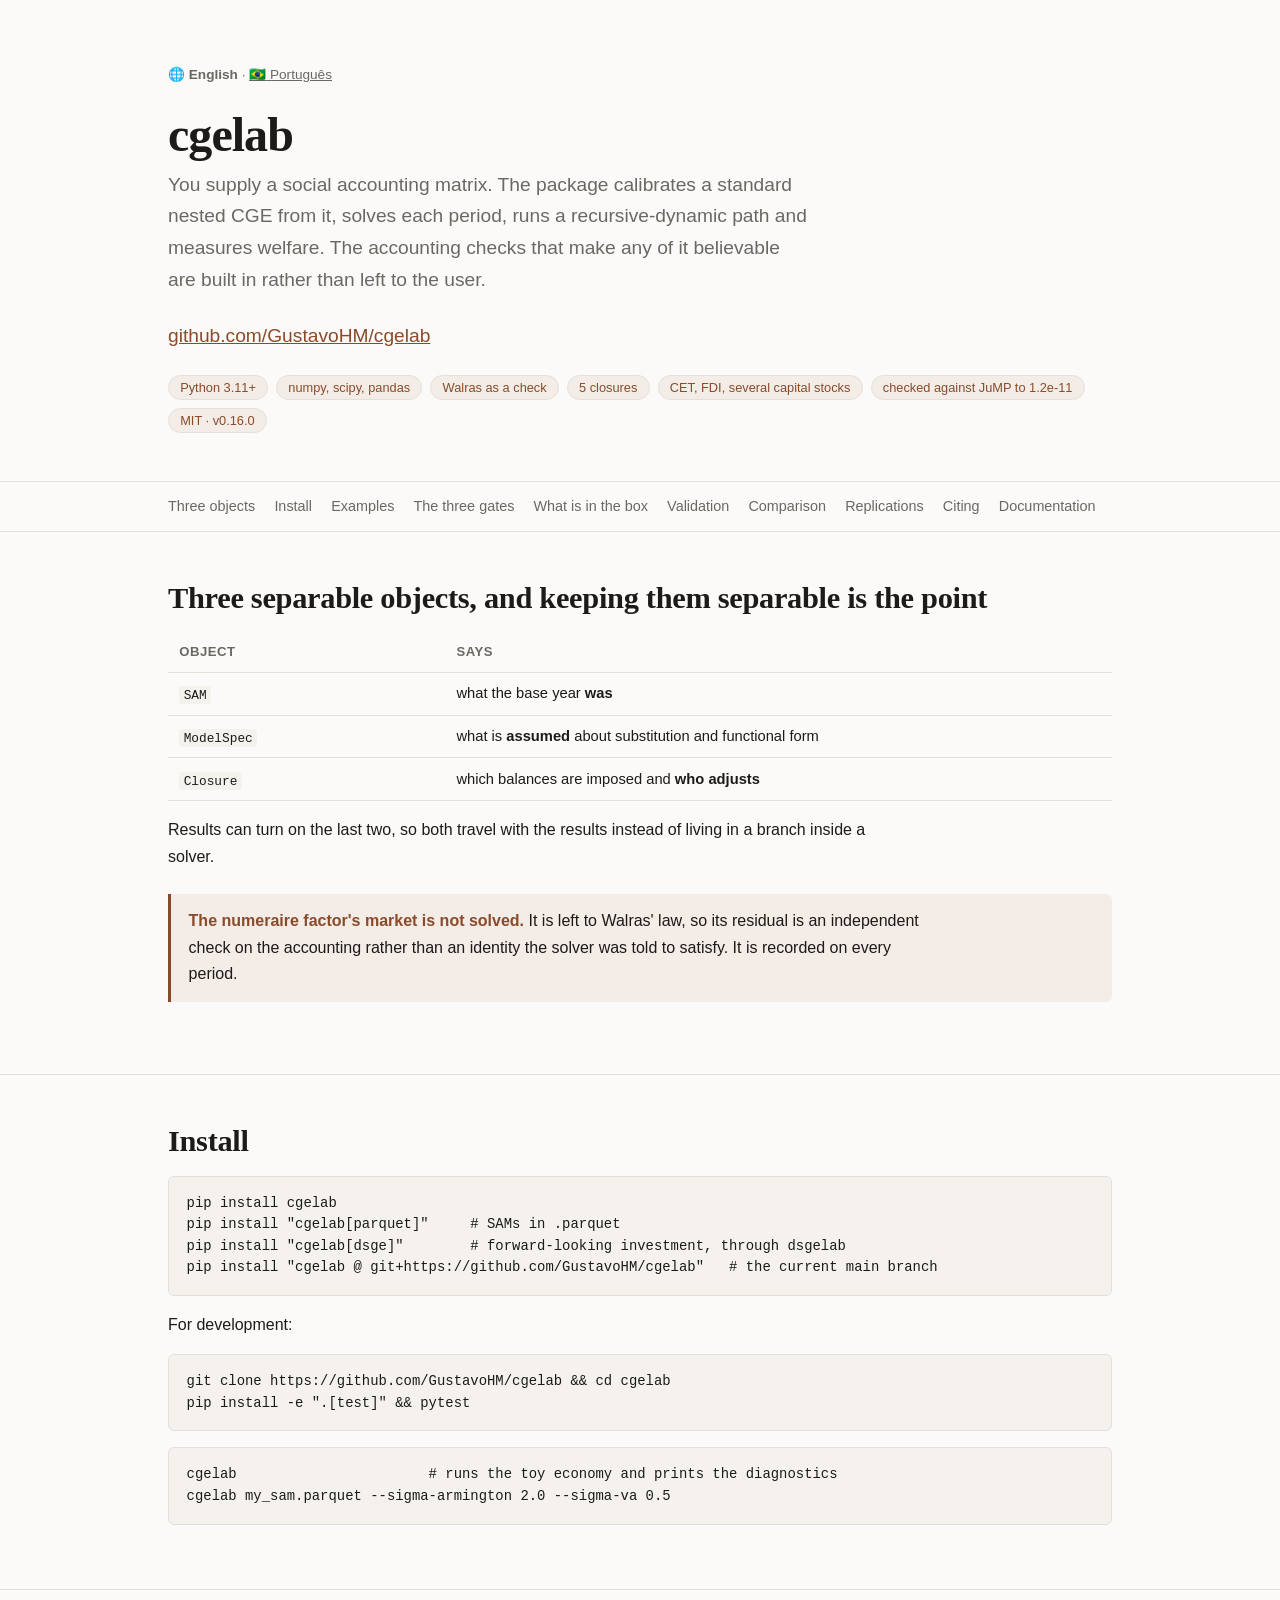
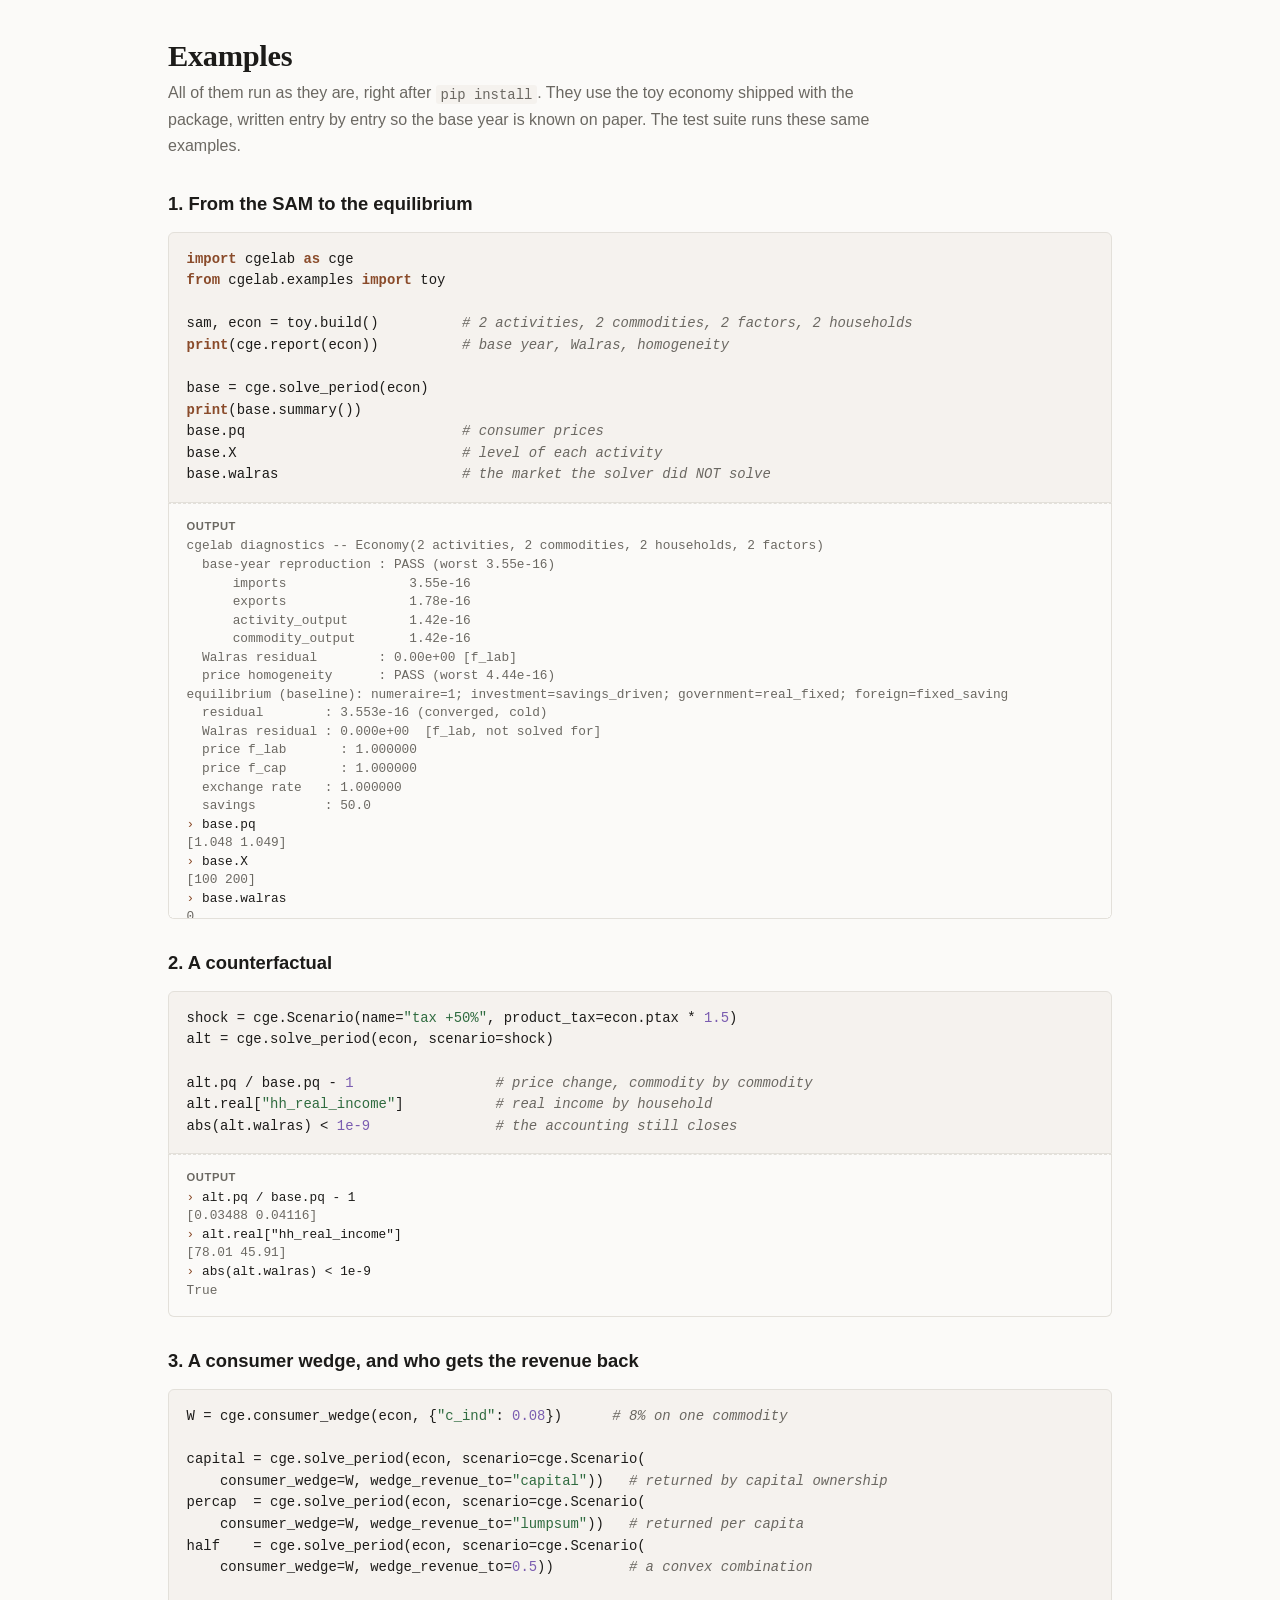
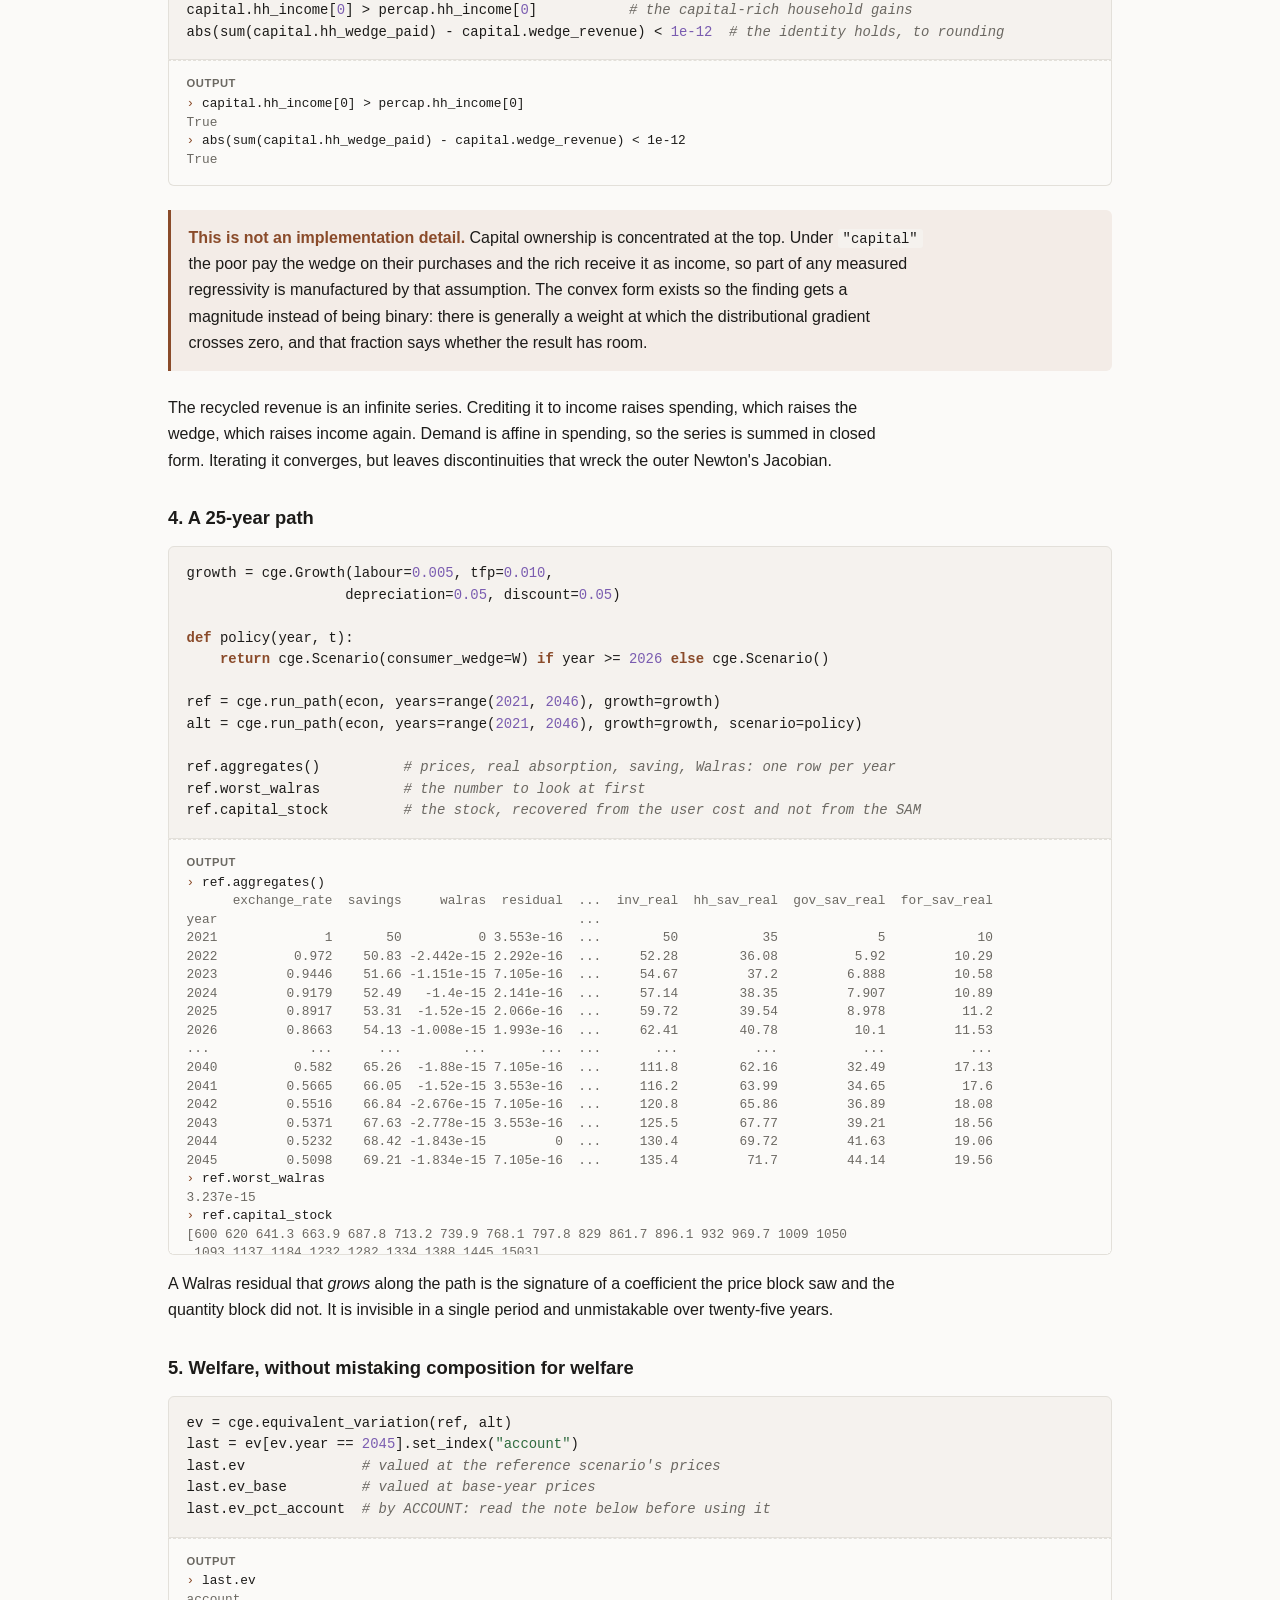
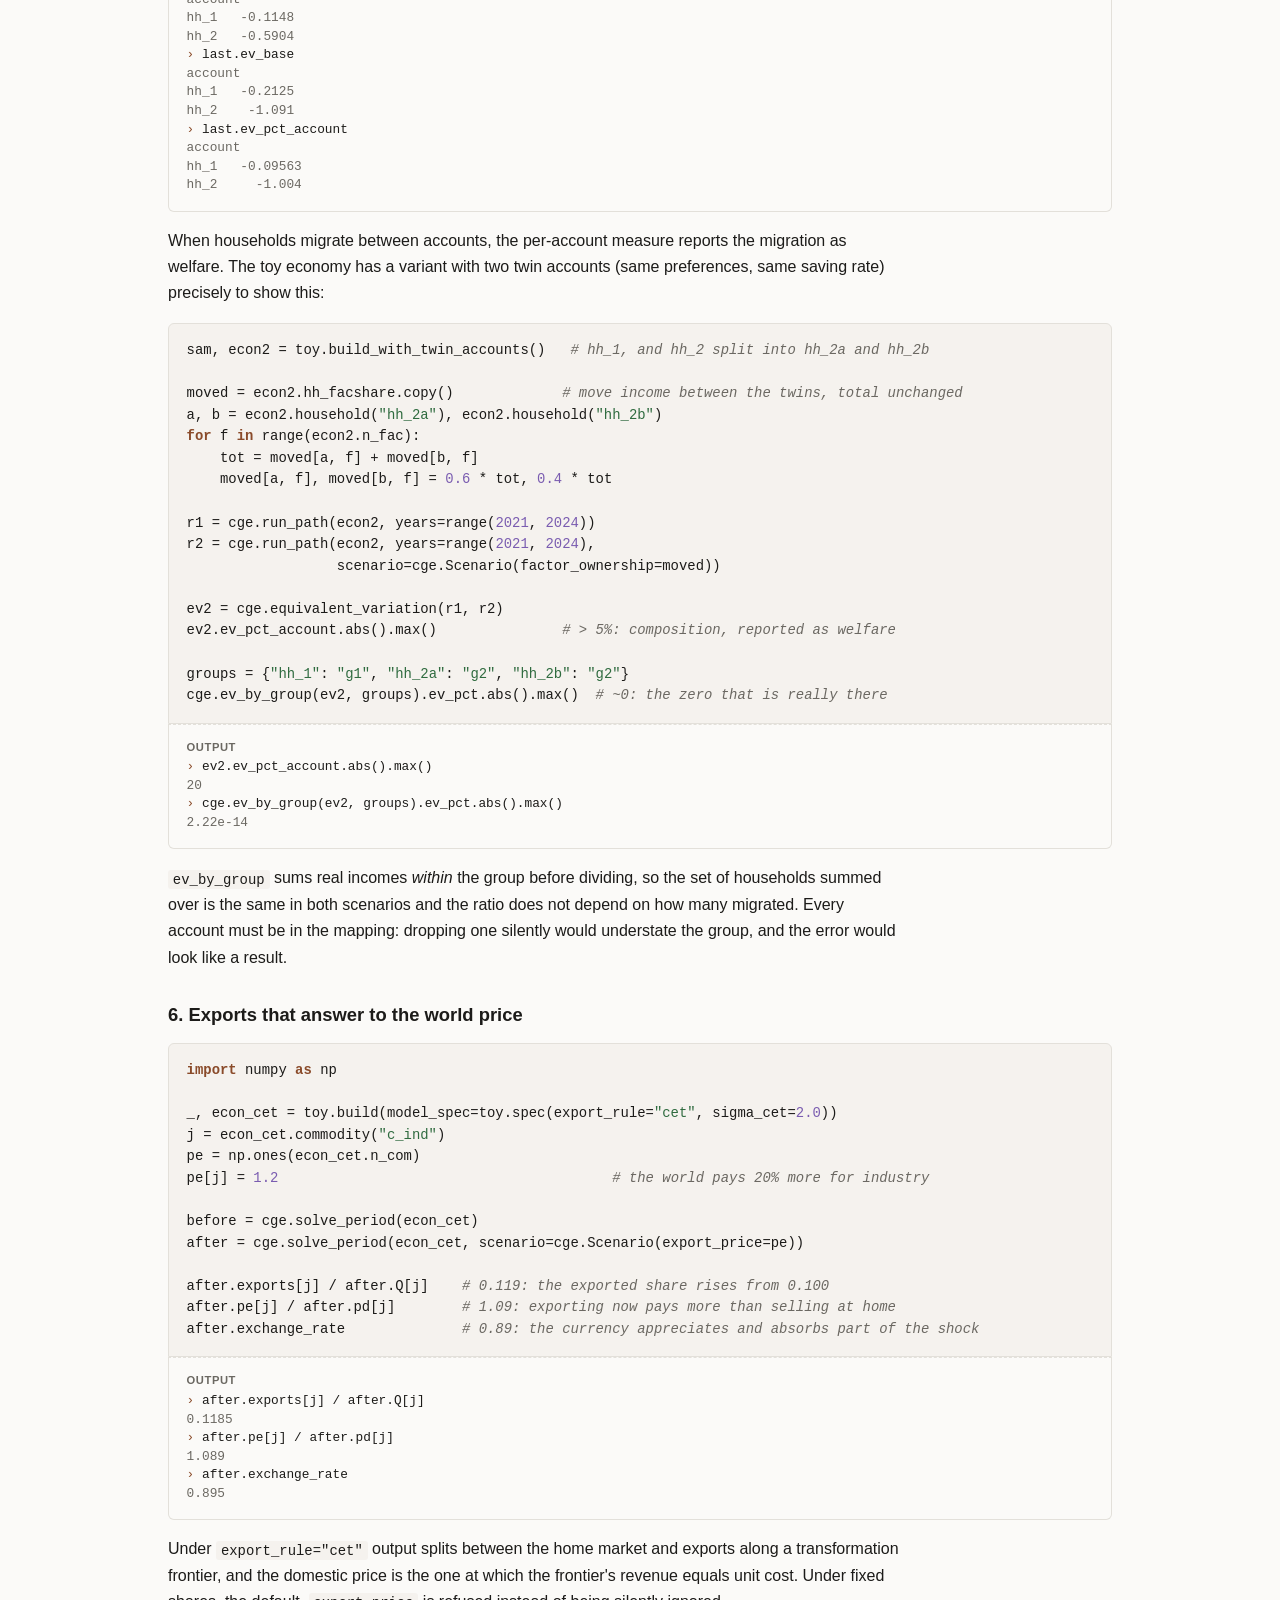
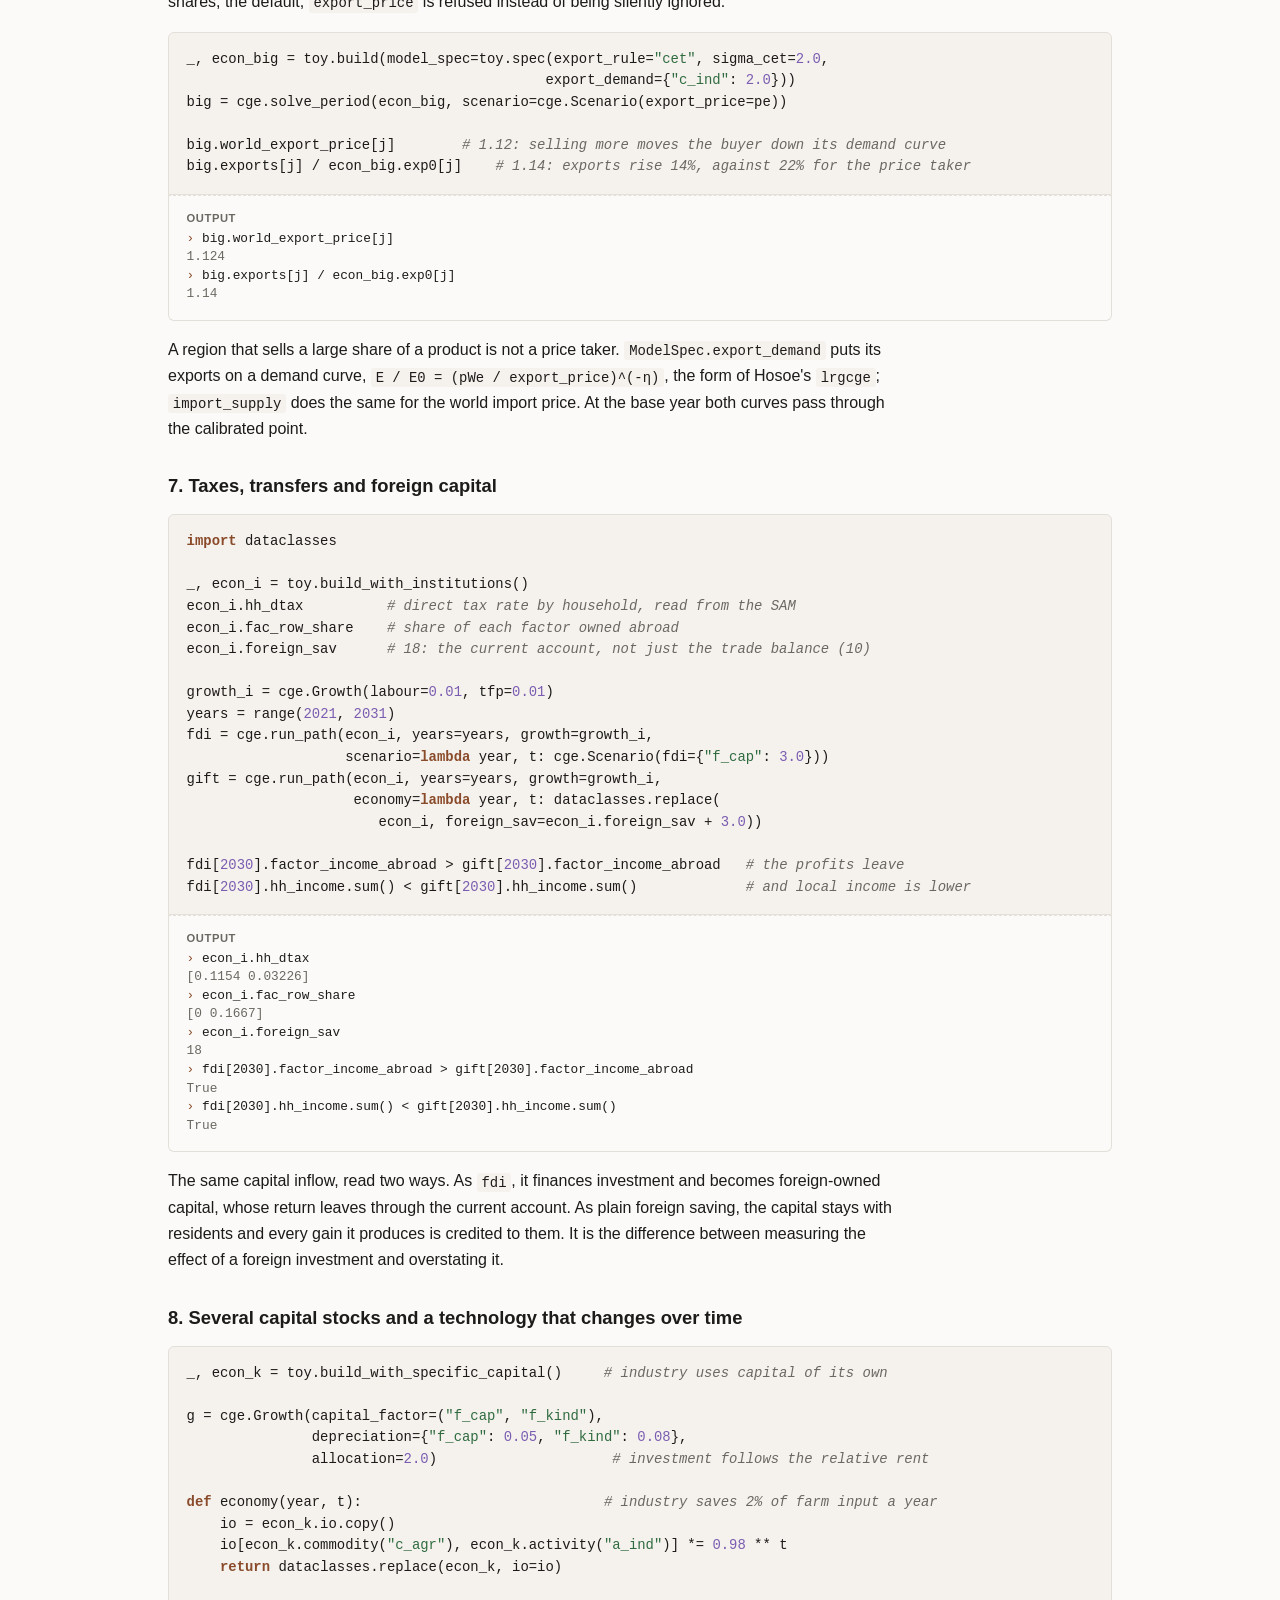
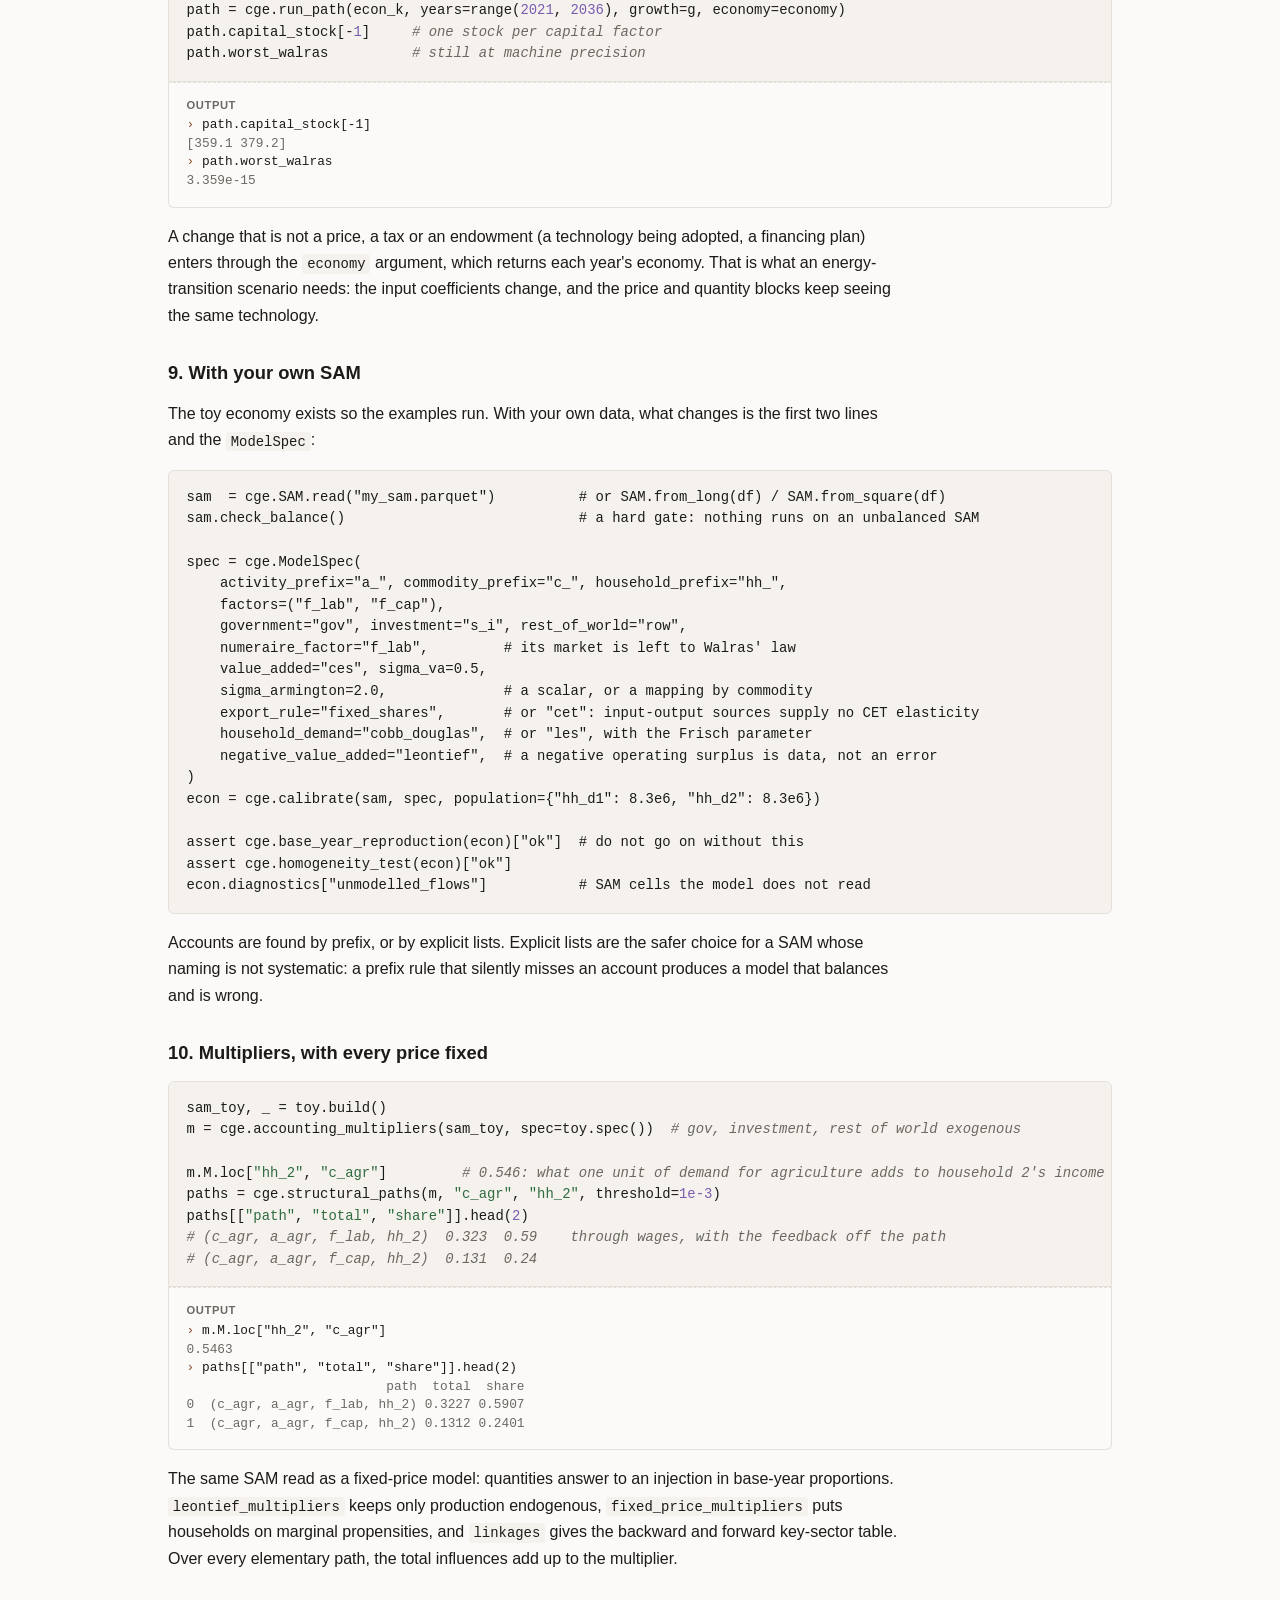
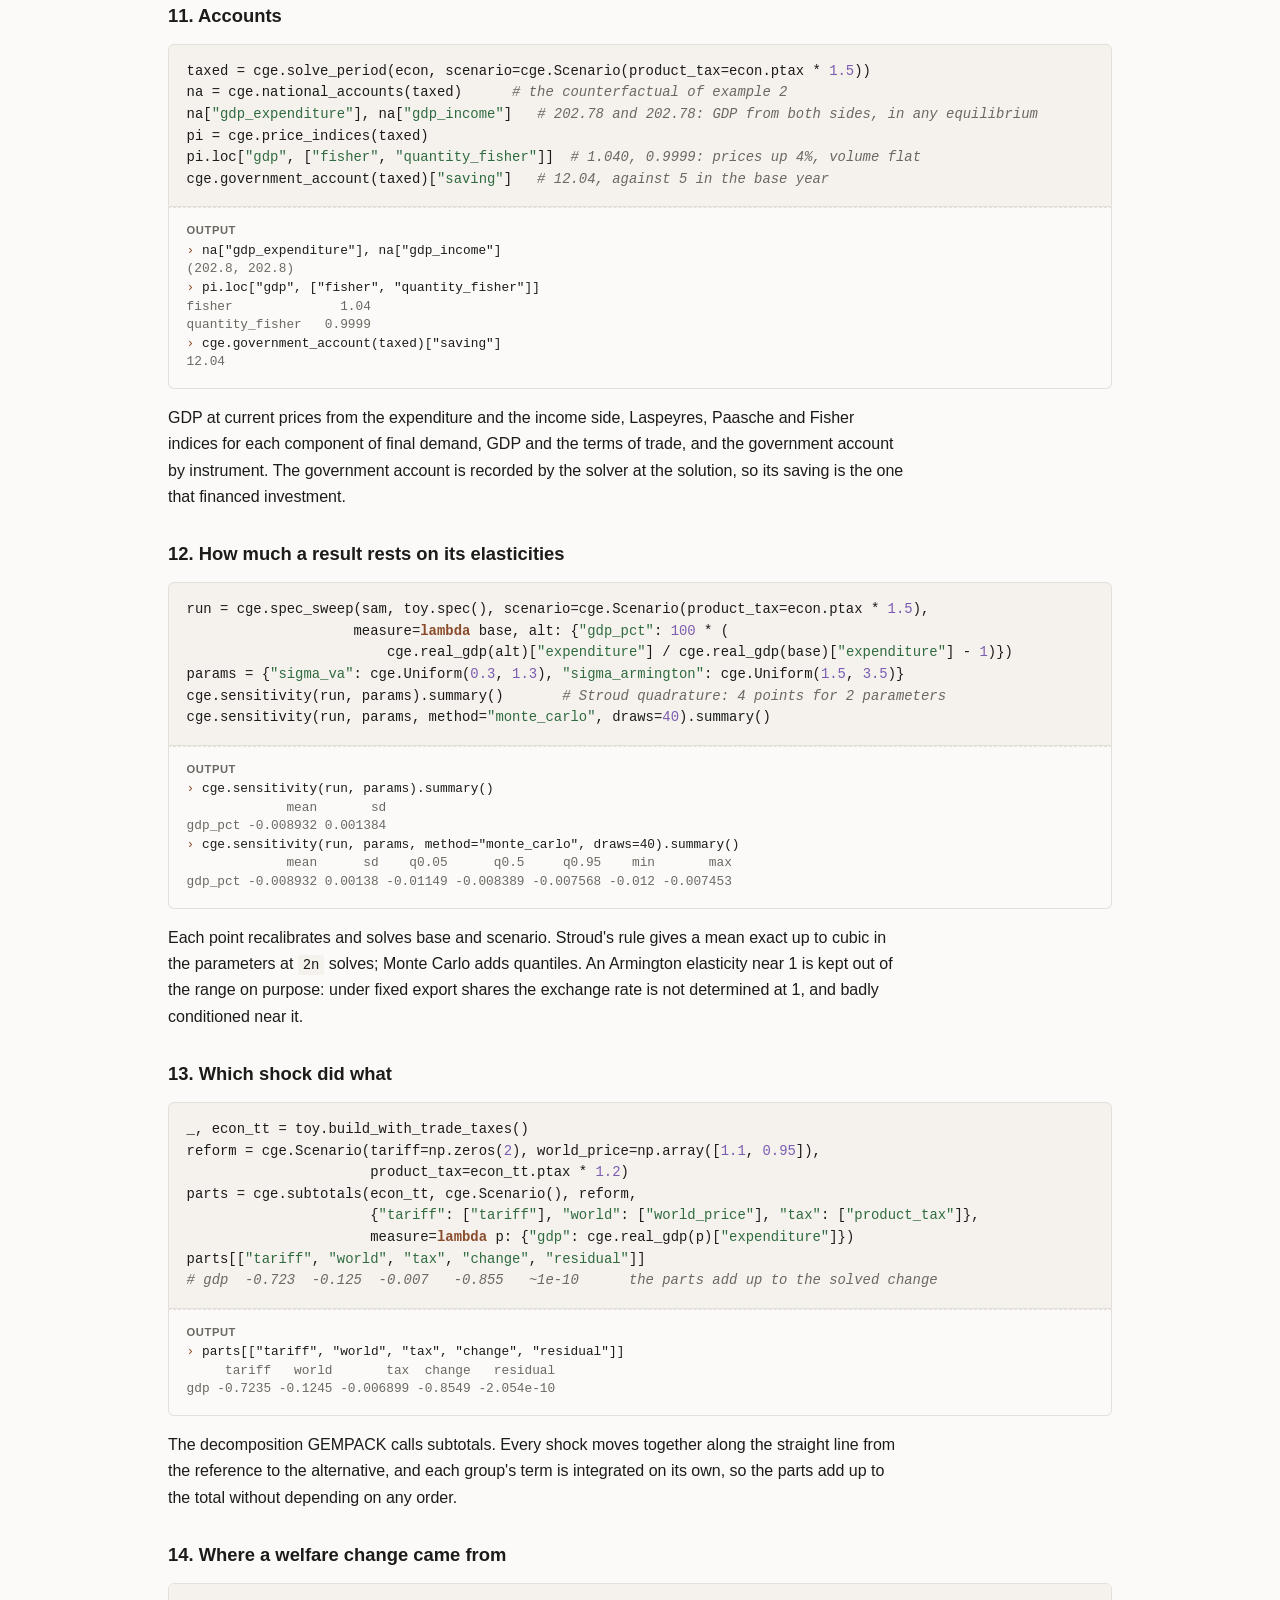
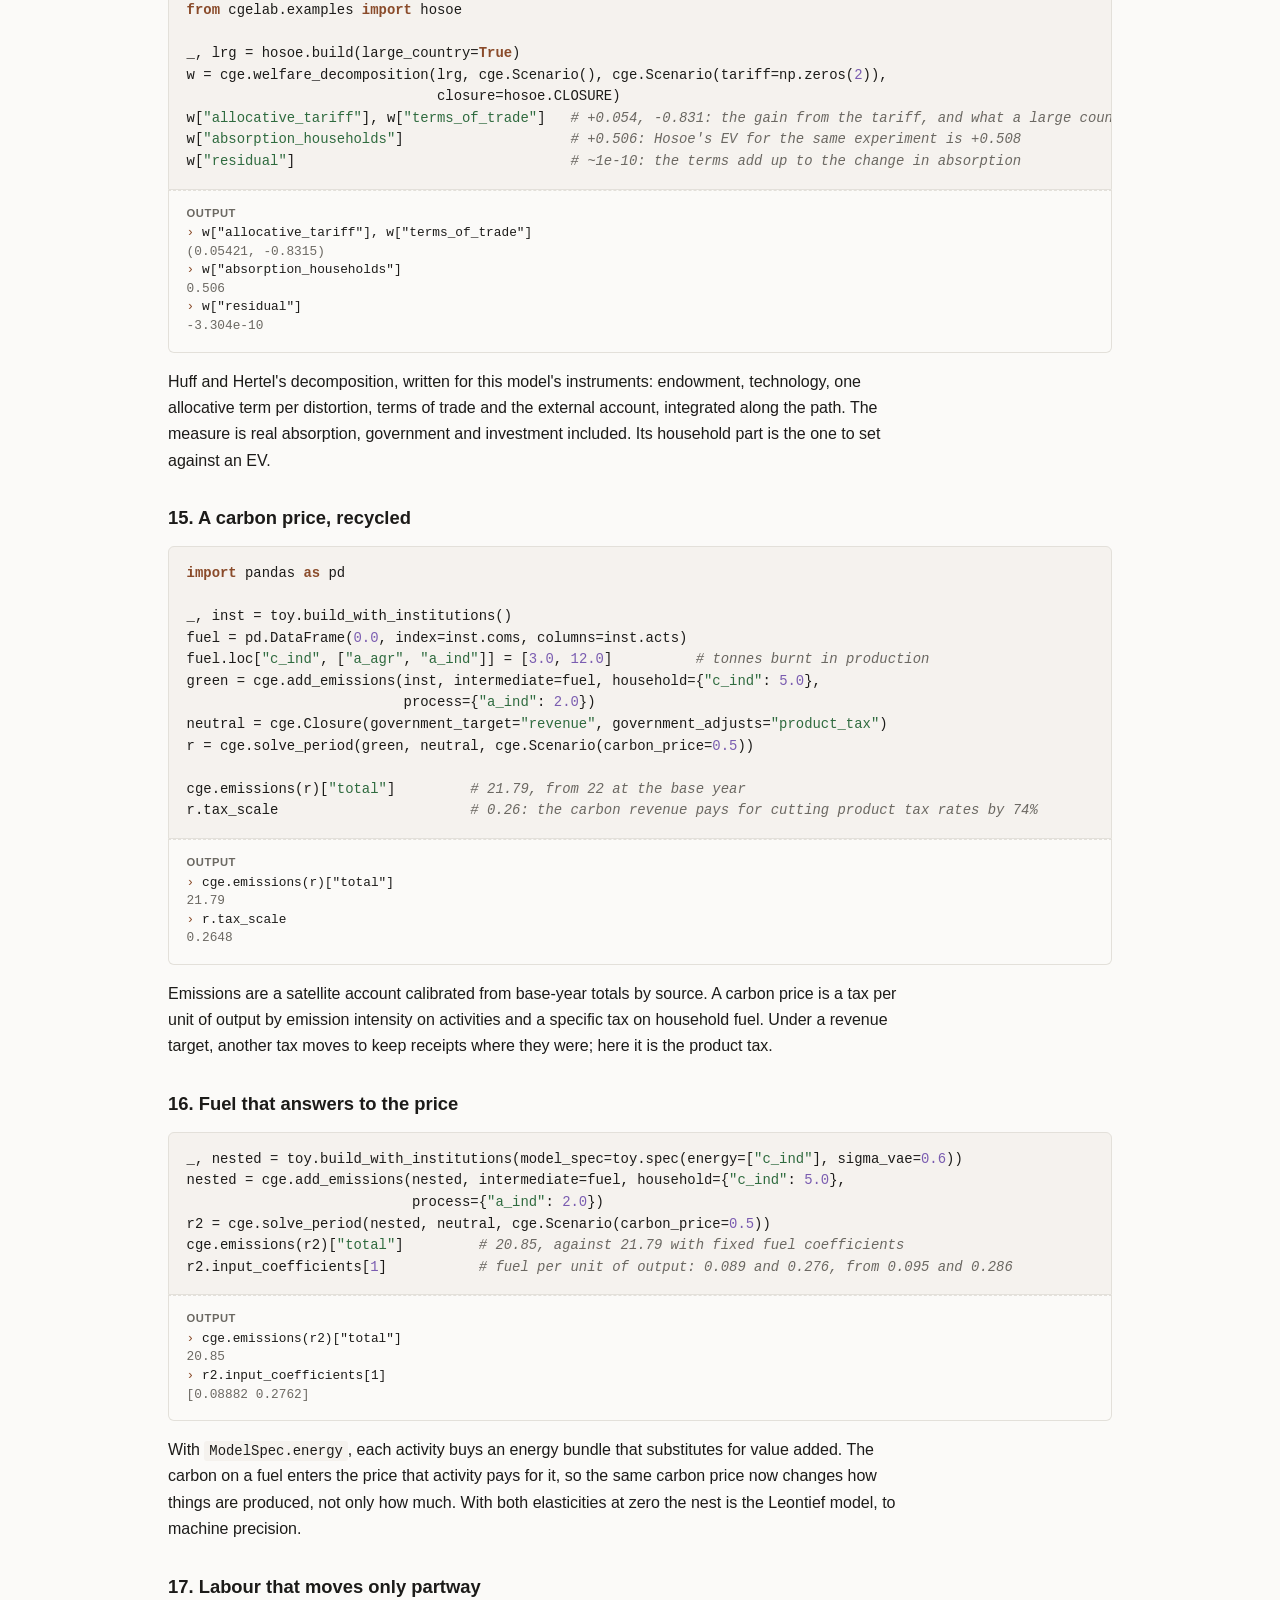
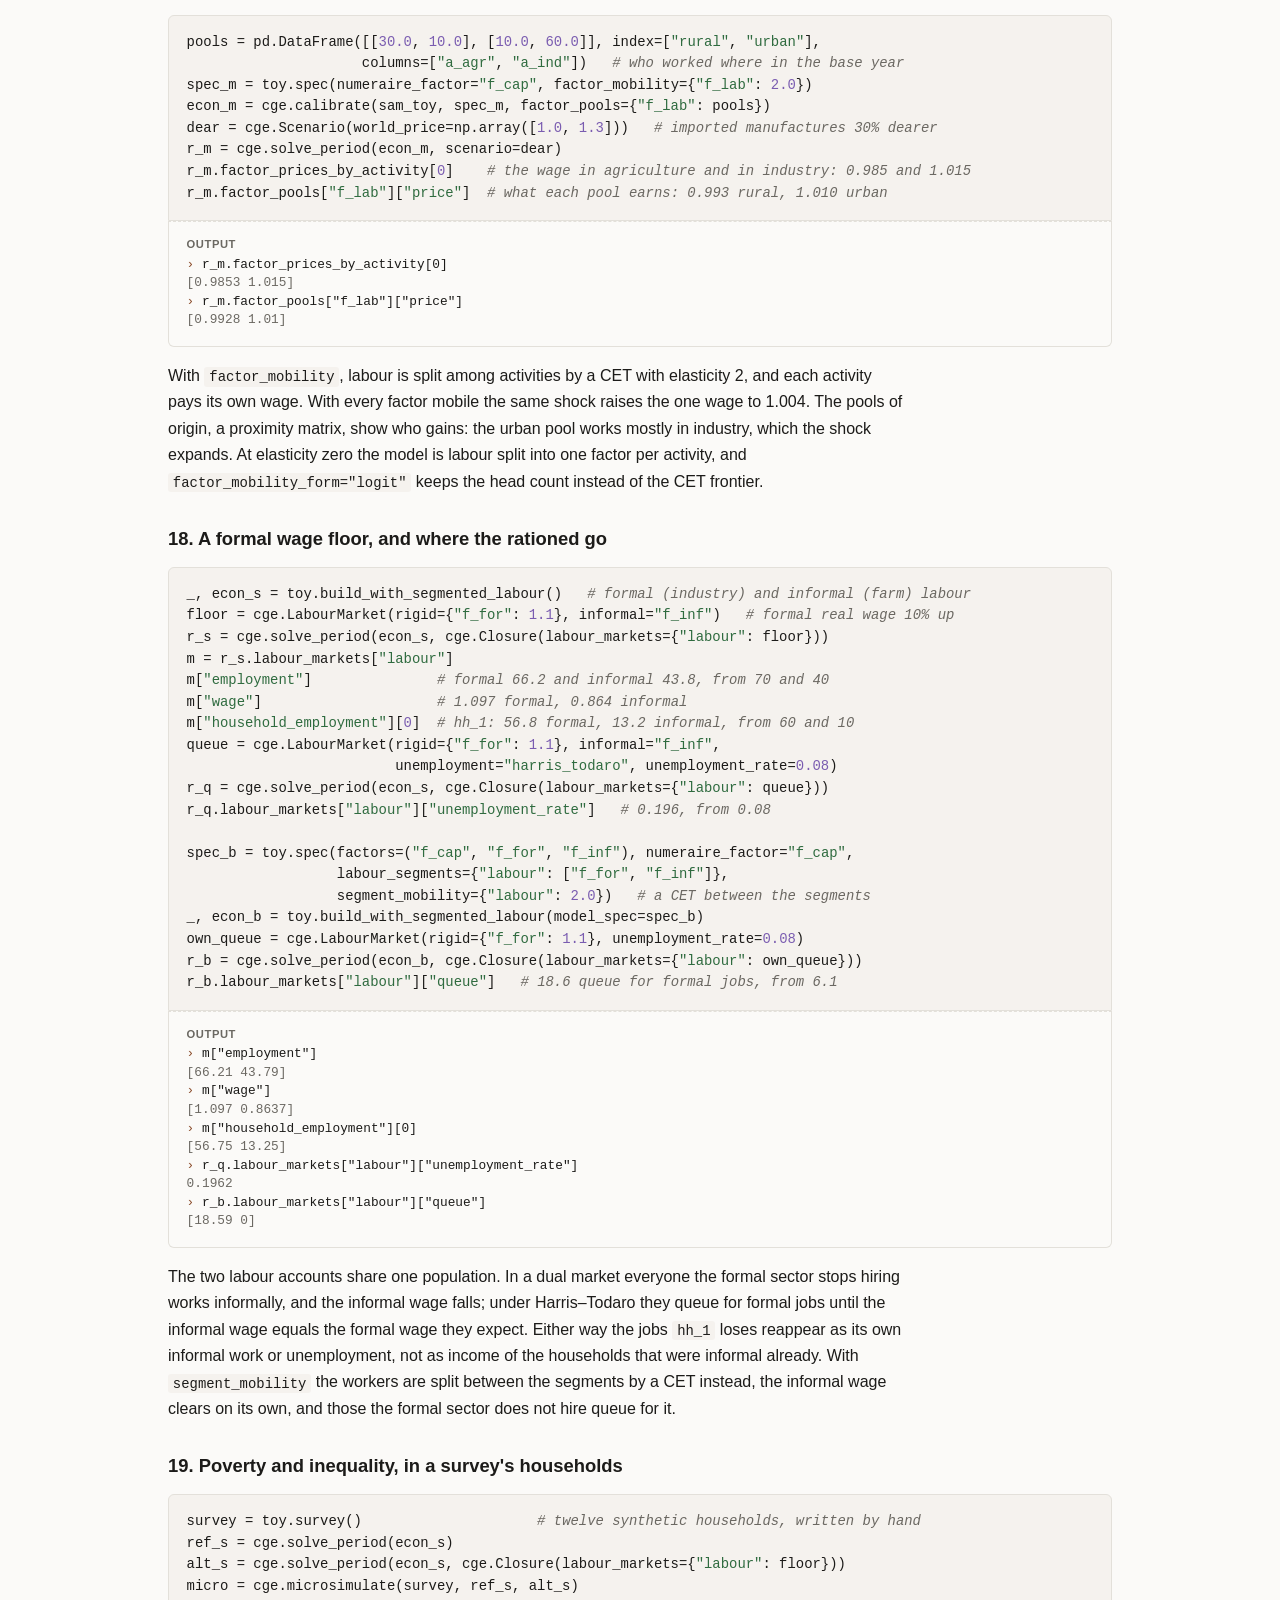
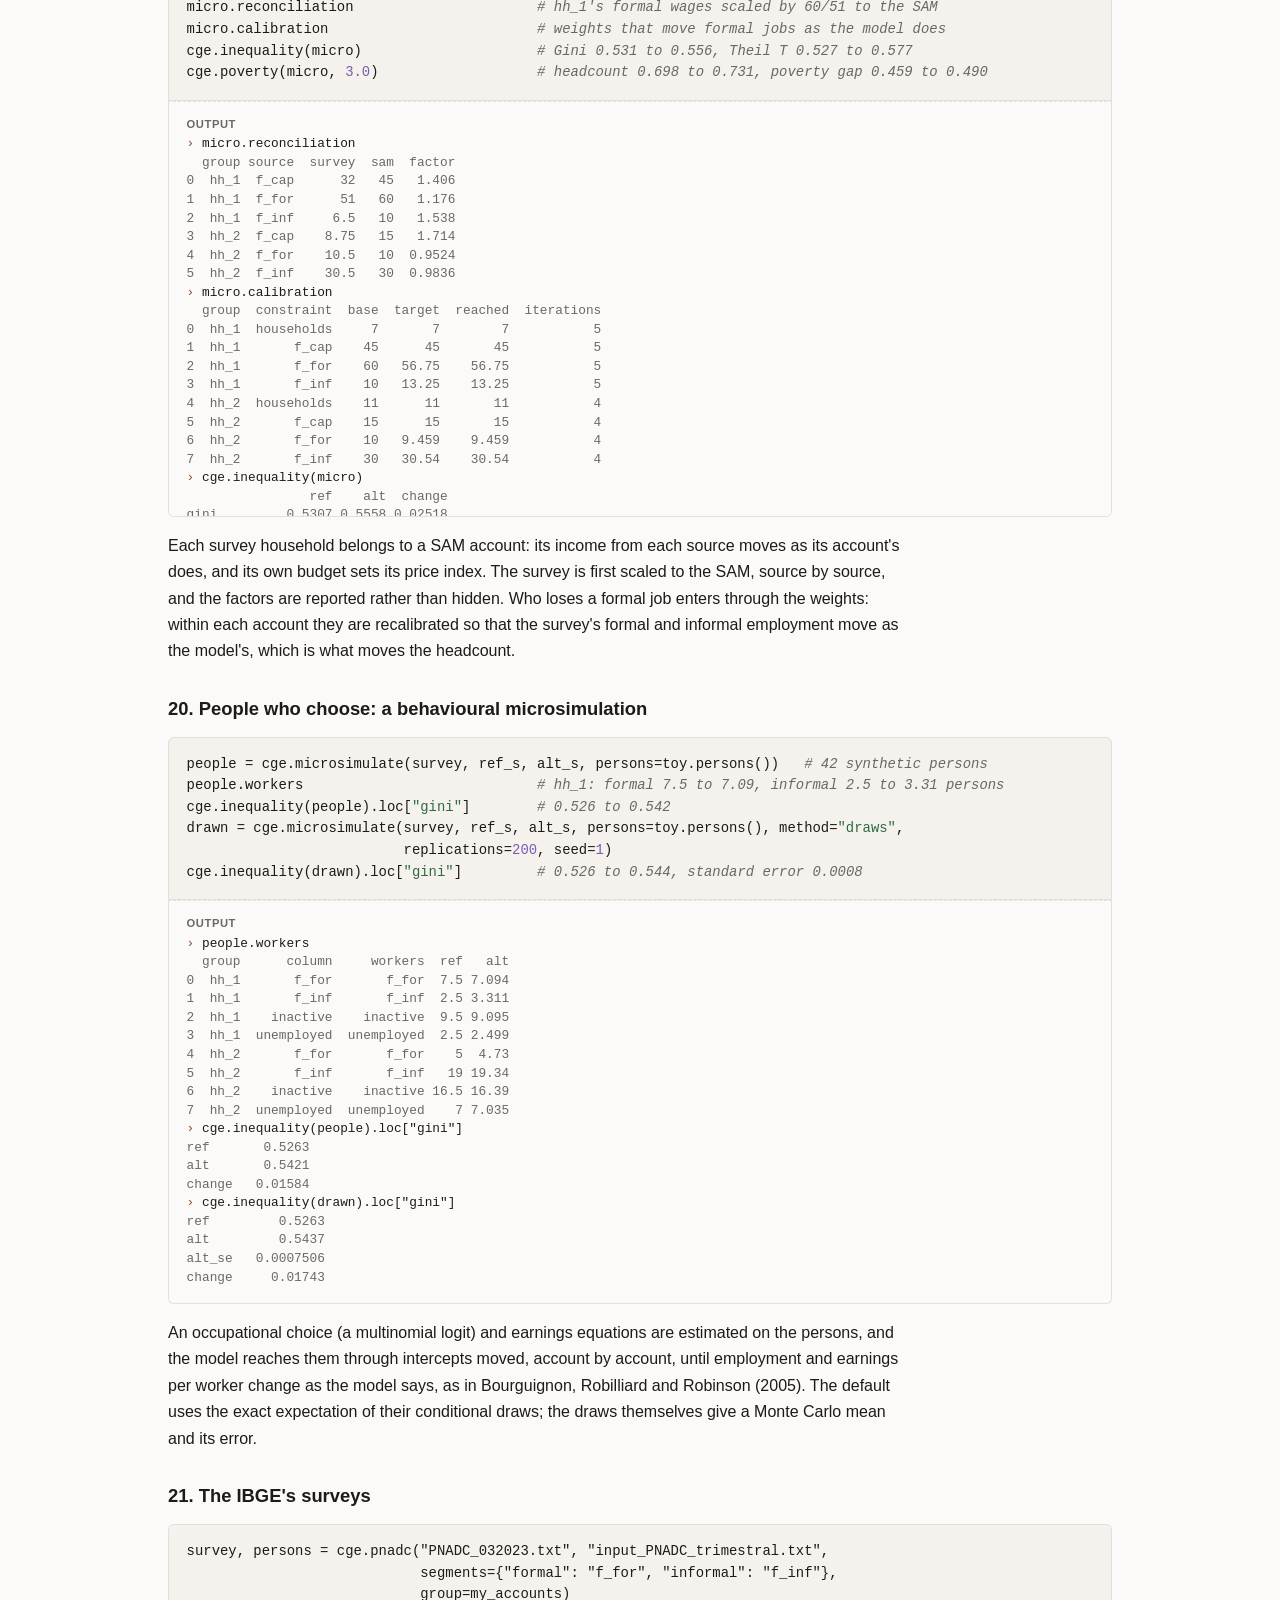
<file: site/index.html>
<!doctype html>
<html lang="en">
<head>
<meta charset="utf-8">
<meta name="viewport" content="width=device-width, initial-scale=1">
<title>cgelab — computable general equilibrium models in Python</title>
<meta name="description" content="A general library for CGE models built on a social accounting matrix: balancing, calibration, closures, CET, institutions and foreign capital, recursive dynamics with several capital stocks, and welfare.">
<link rel="alternate" hreflang="en" href="https://gustavohm.github.io/cgelab/">
<link rel="alternate" hreflang="pt-BR" href="https://gustavohm.github.io/cgelab/pt-br/">
<link rel="alternate" hreflang="x-default" href="https://gustavohm.github.io/cgelab/">
<link rel="stylesheet" href="style.css">
</head>
<body>

<header class="hero">
  <div class="wrap">
    <p class="lang"><strong><span aria-hidden="true">🌐</span> English</strong> · <a href="pt-br/" hreflang="pt-BR" lang="pt-BR"><span aria-hidden="true">🇧🇷</span> Português</a></p>
    <h1>cgelab</h1>
    <p class="tag">You supply a social accounting matrix. The package calibrates a standard nested
    CGE from it, solves each period, runs a recursive-dynamic path and measures welfare. The
    accounting checks that make any of it believable are built in rather than left to the user.</p>
    <p class="tag"><a href="https://github.com/GustavoHM/cgelab">github.com/GustavoHM/cgelab</a></p>
    <div class="pills">
      <span class="pill">Python 3.11+</span>
      <span class="pill">numpy, scipy, pandas</span>
      <span class="pill">Walras as a check</span>
      <span class="pill">5 closures</span>
      <span class="pill">CET, FDI, several capital stocks</span>
      <span class="pill">checked against JuMP to 1.2e-11</span>
      <span class="pill">MIT · v0.16.0</span>
    </div>
  </div>
</header>

<nav class="toc"><div class="wrap"><ul>
  <li><a href="#objects">Three objects</a></li>
  <li><a href="#install">Install</a></li>
  <li><a href="#examples">Examples</a></li>
  <li><a href="#gates">The three gates</a></li>
  <li><a href="#box">What is in the box</a></li>
  <li><a href="#validation">Validation</a></li>
  <li><a href="#comparison">Comparison</a></li>
  <li><a href="replications.html">Replications</a></li>
  <li><a href="#cite">Citing</a></li>
  <li><a href="#docs">Documentation</a></li>
</ul></div></nav>

<main>

<section id="objects"><div class="wrap">
  <h2>Three separable objects, and keeping them separable is the point</h2>
  <table>
    <thead><tr><th>Object</th><th>Says</th></tr></thead>
    <tbody>
      <tr><td><code>SAM</code></td><td>what the base year <strong>was</strong></td></tr>
      <tr><td><code>ModelSpec</code></td><td>what is <strong>assumed</strong> about substitution and functional form</td></tr>
      <tr><td><code>Closure</code></td><td>which balances are imposed and <strong>who adjusts</strong></td></tr>
    </tbody>
  </table>
  <p>Results can turn on the last two, so both travel with the results instead of living in a
  branch inside a solver.</p>
  <div class="note"><p><strong>The numeraire factor's market is not solved.</strong> It is left to
  Walras' law, so its residual is an independent check on the accounting rather than an identity
  the solver was told to satisfy. It is recorded on every period.</p></div>
</div></section>

<section id="install"><div class="wrap">
  <h2>Install</h2>
<pre><code class="plain">pip install cgelab
pip install "cgelab[parquet]"     # SAMs in .parquet
pip install "cgelab[dsge]"        # forward-looking investment, through dsgelab
pip install "cgelab @ git+https://github.com/GustavoHM/cgelab"   # the current main branch</code></pre>
  <p>For development:</p>
<pre><code class="plain">git clone https://github.com/GustavoHM/cgelab &amp;&amp; cd cgelab
pip install -e ".[test]" &amp;&amp; pytest</code></pre>
<pre><code class="plain">cgelab                       # runs the toy economy and prints the diagnostics
cgelab my_sam.parquet --sigma-armington 2.0 --sigma-va 0.5</code></pre>
</div></section>

<section id="examples"><div class="wrap">
  <h2>Examples</h2>
  <p class="lede">All of them run as they are, right after <code>pip install</code>. They use the toy
  economy shipped with the package, written entry by entry so the base year is known on paper. The
  test suite runs these same examples.</p>

  <h3>1. From the SAM to the equilibrium</h3>
<pre><code>import cgelab as cge
from cgelab.examples import toy

sam, econ = toy.build()          # 2 activities, 2 commodities, 2 factors, 2 households
print(cge.report(econ))          # base year, Walras, homogeneity

base = cge.solve_period(econ)
print(base.summary())
base.pq                          # consumer prices
base.X                           # level of each activity
base.walras                      # the market the solver did NOT solve</code></pre>
<pre class="output" data-label="Output"><code>cgelab diagnostics -- Economy(2 activities, 2 commodities, 2 households, 2 factors)
  base-year reproduction : PASS (worst 3.55e-16)
      imports                3.55e-16
      exports                1.78e-16
      activity_output        1.42e-16
      commodity_output       1.42e-16
  Walras residual        : 0.00e+00 [f_lab]
  price homogeneity      : PASS (worst 4.44e-16)
equilibrium (baseline): numeraire=1; investment=savings_driven; government=real_fixed; foreign=fixed_saving
  residual        : 3.553e-16 (converged, cold)
  Walras residual : 0.000e+00  [f_lab, not solved for]
  price f_lab       : 1.000000
  price f_cap       : 1.000000
  exchange rate   : 1.000000
  savings         : 50.0
<span class="out-expr">base.pq</span>
[1.048 1.049]
<span class="out-expr">base.X</span>
[100 200]
<span class="out-expr">base.walras</span>
0</code></pre>

  <h3>2. A counterfactual</h3>
<pre><code>shock = cge.Scenario(name="tax +50%", product_tax=econ.ptax * 1.5)
alt = cge.solve_period(econ, scenario=shock)

alt.pq / base.pq - 1                 # price change, commodity by commodity
alt.real["hh_real_income"]           # real income by household
abs(alt.walras) &lt; 1e-9               # the accounting still closes</code></pre>
<pre class="output" data-label="Output"><code><span class="out-expr">alt.pq / base.pq - 1</span>
[0.03488 0.04116]
<span class="out-expr">alt.real["hh_real_income"]</span>
[78.01 45.91]
<span class="out-expr">abs(alt.walras) &lt; 1e-9</span>
True</code></pre>

  <h3>3. A consumer wedge, and who gets the revenue back</h3>
<pre><code>W = cge.consumer_wedge(econ, {"c_ind": 0.08})      # 8% on one commodity

capital = cge.solve_period(econ, scenario=cge.Scenario(
    consumer_wedge=W, wedge_revenue_to="capital"))   # returned by capital ownership
percap  = cge.solve_period(econ, scenario=cge.Scenario(
    consumer_wedge=W, wedge_revenue_to="lumpsum"))   # returned per capita
half    = cge.solve_period(econ, scenario=cge.Scenario(
    consumer_wedge=W, wedge_revenue_to=0.5))         # a convex combination

capital.hh_income[0] &gt; percap.hh_income[0]           # the capital-rich household gains
abs(sum(capital.hh_wedge_paid) - capital.wedge_revenue) &lt; 1e-12  # the identity holds, to rounding</code></pre>
<pre class="output" data-label="Output"><code><span class="out-expr">capital.hh_income[0] &gt; percap.hh_income[0]</span>
True
<span class="out-expr">abs(sum(capital.hh_wedge_paid) - capital.wedge_revenue) &lt; 1e-12</span>
True</code></pre>
  <div class="note"><p><strong>This is not an implementation detail.</strong> Capital ownership is
  concentrated at the top. Under <code>"capital"</code> the poor pay the wedge on their purchases
  and the rich receive it as income, so part of any measured regressivity is manufactured by that
  assumption. The convex form exists so the finding gets a magnitude instead of being binary: there
  is generally a weight at which the distributional gradient crosses zero, and that fraction says
  whether the result has room.</p></div>
  <p>The recycled revenue is an infinite series. Crediting it to income raises spending, which
  raises the wedge, which raises income again. Demand is affine in spending, so the series is summed
  in closed form. Iterating it converges, but leaves discontinuities that wreck the outer Newton's
  Jacobian.</p>

  <h3>4. A 25-year path</h3>
<pre><code>growth = cge.Growth(labour=0.005, tfp=0.010,
                   depreciation=0.05, discount=0.05)

def policy(year, t):
    return cge.Scenario(consumer_wedge=W) if year &gt;= 2026 else cge.Scenario()

ref = cge.run_path(econ, years=range(2021, 2046), growth=growth)
alt = cge.run_path(econ, years=range(2021, 2046), growth=growth, scenario=policy)

ref.aggregates()          # prices, real absorption, saving, Walras: one row per year
ref.worst_walras          # the number to look at first
ref.capital_stock         # the stock, recovered from the user cost and not from the SAM</code></pre>
<pre class="output" data-label="Output"><code><span class="out-expr">ref.aggregates()</span>
      exchange_rate  savings     walras  residual  ...  inv_real  hh_sav_real  gov_sav_real  for_sav_real
year                                               ...
2021              1       50          0 3.553e-16  ...        50           35             5            10
2022          0.972    50.83 -2.442e-15 2.292e-16  ...     52.28        36.08          5.92         10.29
2023         0.9446    51.66 -1.151e-15 7.105e-16  ...     54.67         37.2         6.888         10.58
2024         0.9179    52.49   -1.4e-15 2.141e-16  ...     57.14        38.35         7.907         10.89
2025         0.8917    53.31  -1.52e-15 2.066e-16  ...     59.72        39.54         8.978          11.2
2026         0.8663    54.13 -1.008e-15 1.993e-16  ...     62.41        40.78          10.1         11.53
...             ...      ...        ...       ...  ...       ...          ...           ...           ...
2040          0.582    65.26  -1.88e-15 7.105e-16  ...     111.8        62.16         32.49         17.13
2041         0.5665    66.05  -1.52e-15 3.553e-16  ...     116.2        63.99         34.65          17.6
2042         0.5516    66.84 -2.676e-15 7.105e-16  ...     120.8        65.86         36.89         18.08
2043         0.5371    67.63 -2.778e-15 3.553e-16  ...     125.5        67.77         39.21         18.56
2044         0.5232    68.42 -1.843e-15         0  ...     130.4        69.72         41.63         19.06
2045         0.5098    69.21 -1.834e-15 7.105e-16  ...     135.4         71.7         44.14         19.56
<span class="out-expr">ref.worst_walras</span>
3.237e-15
<span class="out-expr">ref.capital_stock</span>
[600 620 641.3 663.9 687.8 713.2 739.9 768.1 797.8 829 861.7 896.1 932 969.7 1009 1050
 1093 1137 1184 1232 1282 1334 1388 1445 1503]</code></pre>
  <p>A Walras residual that <em>grows</em> along the path is the signature of a coefficient the price
  block saw and the quantity block did not. It is invisible in a single period and unmistakable over
  twenty-five years.</p>

  <h3>5. Welfare, without mistaking composition for welfare</h3>
<pre><code>ev = cge.equivalent_variation(ref, alt)
last = ev[ev.year == 2045].set_index("account")
last.ev              # valued at the reference scenario's prices
last.ev_base         # valued at base-year prices
last.ev_pct_account  # by ACCOUNT: read the note below before using it</code></pre>
<pre class="output" data-label="Output"><code><span class="out-expr">last.ev</span>
account
hh_1   -0.1148
hh_2   -0.5904
<span class="out-expr">last.ev_base</span>
account
hh_1   -0.2125
hh_2    -1.091
<span class="out-expr">last.ev_pct_account</span>
account
hh_1   -0.09563
hh_2     -1.004</code></pre>
  <p>When households migrate between accounts, the per-account measure reports the migration as
  welfare. The toy economy has a variant with two twin accounts (same preferences, same saving
  rate) precisely to show this:</p>
<pre><code>sam, econ2 = toy.build_with_twin_accounts()   # hh_1, and hh_2 split into hh_2a and hh_2b

moved = econ2.hh_facshare.copy()             # move income between the twins, total unchanged
a, b = econ2.household("hh_2a"), econ2.household("hh_2b")
for f in range(econ2.n_fac):
    tot = moved[a, f] + moved[b, f]
    moved[a, f], moved[b, f] = 0.6 * tot, 0.4 * tot

r1 = cge.run_path(econ2, years=range(2021, 2024))
r2 = cge.run_path(econ2, years=range(2021, 2024),
                  scenario=cge.Scenario(factor_ownership=moved))

ev2 = cge.equivalent_variation(r1, r2)
ev2.ev_pct_account.abs().max()               # &gt; 5%: composition, reported as welfare

groups = {"hh_1": "g1", "hh_2a": "g2", "hh_2b": "g2"}
cge.ev_by_group(ev2, groups).ev_pct.abs().max()  # ~0: the zero that is really there</code></pre>
<pre class="output" data-label="Output"><code><span class="out-expr">ev2.ev_pct_account.abs().max()</span>
20
<span class="out-expr">cge.ev_by_group(ev2, groups).ev_pct.abs().max()</span>
2.22e-14</code></pre>
  <p><code>ev_by_group</code> sums real incomes <em>within</em> the group before dividing, so the set
  of households summed over is the same in both scenarios and the ratio does not depend on how many
  migrated. Every account must be in the mapping: dropping one silently would understate the group,
  and the error would look like a result.</p>

  <h3>6. Exports that answer to the world price</h3>
<pre><code>import numpy as np

_, econ_cet = toy.build(model_spec=toy.spec(export_rule="cet", sigma_cet=2.0))
j = econ_cet.commodity("c_ind")
pe = np.ones(econ_cet.n_com)
pe[j] = 1.2                                        # the world pays 20% more for industry

before = cge.solve_period(econ_cet)
after = cge.solve_period(econ_cet, scenario=cge.Scenario(export_price=pe))

after.exports[j] / after.Q[j]    # 0.119: the exported share rises from 0.100
after.pe[j] / after.pd[j]        # 1.09: exporting now pays more than selling at home
after.exchange_rate              # 0.89: the currency appreciates and absorbs part of the shock</code></pre>
<pre class="output" data-label="Output"><code><span class="out-expr">after.exports[j] / after.Q[j]</span>
0.1185
<span class="out-expr">after.pe[j] / after.pd[j]</span>
1.089
<span class="out-expr">after.exchange_rate</span>
0.895</code></pre>
  <p>Under <code>export_rule="cet"</code> output splits between the home market and exports along a
  transformation frontier, and the domestic price is the one at which the frontier's revenue equals
  unit cost. Under fixed shares, the default, <code>export_price</code> is refused instead of being
  silently ignored.</p>

<pre><code>_, econ_big = toy.build(model_spec=toy.spec(export_rule="cet", sigma_cet=2.0,
                                           export_demand={"c_ind": 2.0}))
big = cge.solve_period(econ_big, scenario=cge.Scenario(export_price=pe))

big.world_export_price[j]        # 1.12: selling more moves the buyer down its demand curve
big.exports[j] / econ_big.exp0[j]    # 1.14: exports rise 14%, against 22% for the price taker</code></pre>
<pre class="output" data-label="Output"><code><span class="out-expr">big.world_export_price[j]</span>
1.124
<span class="out-expr">big.exports[j] / econ_big.exp0[j]</span>
1.14</code></pre>
  <p>A region that sells a large share of a product is not a price taker.
  <code>ModelSpec.export_demand</code> puts its exports on a demand curve,
  <code>E / E0 = (pWe / export_price)^(-η)</code>, the form of Hosoe's <code>lrgcge</code>;
  <code>import_supply</code> does the same for the world import price. At the base year both
  curves pass through the calibrated point.</p>

  <h3>7. Taxes, transfers and foreign capital</h3>
<pre><code>import dataclasses

_, econ_i = toy.build_with_institutions()
econ_i.hh_dtax          # direct tax rate by household, read from the SAM
econ_i.fac_row_share    # share of each factor owned abroad
econ_i.foreign_sav      # 18: the current account, not just the trade balance (10)

growth_i = cge.Growth(labour=0.01, tfp=0.01)
years = range(2021, 2031)
fdi = cge.run_path(econ_i, years=years, growth=growth_i,
                   scenario=lambda year, t: cge.Scenario(fdi={"f_cap": 3.0}))
gift = cge.run_path(econ_i, years=years, growth=growth_i,
                    economy=lambda year, t: dataclasses.replace(
                       econ_i, foreign_sav=econ_i.foreign_sav + 3.0))

fdi[2030].factor_income_abroad &gt; gift[2030].factor_income_abroad   # the profits leave
fdi[2030].hh_income.sum() &lt; gift[2030].hh_income.sum()             # and local income is lower</code></pre>
<pre class="output" data-label="Output"><code><span class="out-expr">econ_i.hh_dtax</span>
[0.1154 0.03226]
<span class="out-expr">econ_i.fac_row_share</span>
[0 0.1667]
<span class="out-expr">econ_i.foreign_sav</span>
18
<span class="out-expr">fdi[2030].factor_income_abroad &gt; gift[2030].factor_income_abroad</span>
True
<span class="out-expr">fdi[2030].hh_income.sum() &lt; gift[2030].hh_income.sum()</span>
True</code></pre>
  <p>The same capital inflow, read two ways. As <code>fdi</code>, it finances investment and becomes
  foreign-owned capital, whose return leaves through the current account. As plain foreign saving,
  the capital stays with residents and every gain it produces is credited to them. It is the
  difference between measuring the effect of a foreign investment and overstating it.</p>

  <h3>8. Several capital stocks and a technology that changes over time</h3>
<pre><code>_, econ_k = toy.build_with_specific_capital()     # industry uses capital of its own

g = cge.Growth(capital_factor=("f_cap", "f_kind"),
               depreciation={"f_cap": 0.05, "f_kind": 0.08},
               allocation=2.0)                     # investment follows the relative rent

def economy(year, t):                             # industry saves 2% of farm input a year
    io = econ_k.io.copy()
    io[econ_k.commodity("c_agr"), econ_k.activity("a_ind")] *= 0.98 ** t
    return dataclasses.replace(econ_k, io=io)

path = cge.run_path(econ_k, years=range(2021, 2036), growth=g, economy=economy)
path.capital_stock[-1]     # one stock per capital factor
path.worst_walras          # still at machine precision</code></pre>
<pre class="output" data-label="Output"><code><span class="out-expr">path.capital_stock[-1]</span>
[359.1 379.2]
<span class="out-expr">path.worst_walras</span>
3.359e-15</code></pre>
  <p>A change that is not a price, a tax or an endowment (a technology being adopted, a financing
  plan) enters through the <code>economy</code> argument, which returns each year's economy. That is
  what an energy-transition scenario needs: the input coefficients change, and the price and
  quantity blocks keep seeing the same technology.</p>

  <h3>9. With your own SAM</h3>
  <p>The toy economy exists so the examples run. With your own data, what changes is the first two
  lines and the <code>ModelSpec</code>:</p>
<pre><code class="plain">sam  = cge.SAM.read("my_sam.parquet")          # or SAM.from_long(df) / SAM.from_square(df)
sam.check_balance()                            # a hard gate: nothing runs on an unbalanced SAM

spec = cge.ModelSpec(
    activity_prefix="a_", commodity_prefix="c_", household_prefix="hh_",
    factors=("f_lab", "f_cap"),
    government="gov", investment="s_i", rest_of_world="row",
    numeraire_factor="f_lab",         # its market is left to Walras' law
    value_added="ces", sigma_va=0.5,
    sigma_armington=2.0,              # a scalar, or a mapping by commodity
    export_rule="fixed_shares",       # or "cet": input-output sources supply no CET elasticity
    household_demand="cobb_douglas",  # or "les", with the Frisch parameter
    negative_value_added="leontief",  # a negative operating surplus is data, not an error
)
econ = cge.calibrate(sam, spec, population={"hh_d1": 8.3e6, "hh_d2": 8.3e6})

assert cge.base_year_reproduction(econ)["ok"]  # do not go on without this
assert cge.homogeneity_test(econ)["ok"]
econ.diagnostics["unmodelled_flows"]           # SAM cells the model does not read</code></pre>
  <p>Accounts are found by prefix, or by explicit lists. Explicit lists are the safer choice for a
  SAM whose naming is not systematic: a prefix rule that silently misses an account produces a model
  that balances and is wrong.</p>
  <h3>10. Multipliers, with every price fixed</h3>
<pre><code>sam_toy, _ = toy.build()
m = cge.accounting_multipliers(sam_toy, spec=toy.spec())  # gov, investment, rest of world exogenous

m.M.loc["hh_2", "c_agr"]         # 0.546: what one unit of demand for agriculture adds to household 2's income
paths = cge.structural_paths(m, "c_agr", "hh_2", threshold=1e-3)
paths[["path", "total", "share"]].head(2)
# (c_agr, a_agr, f_lab, hh_2)  0.323  0.59    through wages, with the feedback off the path
# (c_agr, a_agr, f_cap, hh_2)  0.131  0.24</code></pre>
<pre class="output" data-label="Output"><code><span class="out-expr">m.M.loc["hh_2", "c_agr"]</span>
0.5463
<span class="out-expr">paths[["path", "total", "share"]].head(2)</span>
                          path  total  share
0  (c_agr, a_agr, f_lab, hh_2) 0.3227 0.5907
1  (c_agr, a_agr, f_cap, hh_2) 0.1312 0.2401</code></pre>
  <p>The same SAM read as a fixed-price model: quantities answer to an injection in base-year
  proportions. <code>leontief_multipliers</code> keeps only production endogenous,
  <code>fixed_price_multipliers</code> puts households on marginal propensities, and
  <code>linkages</code> gives the backward and forward key-sector table. Over every elementary
  path, the total influences add up to the multiplier.</p>
  <h3>11. Accounts</h3>
<pre><code>taxed = cge.solve_period(econ, scenario=cge.Scenario(product_tax=econ.ptax * 1.5))
na = cge.national_accounts(taxed)      # the counterfactual of example 2
na["gdp_expenditure"], na["gdp_income"]   # 202.78 and 202.78: GDP from both sides, in any equilibrium
pi = cge.price_indices(taxed)
pi.loc["gdp", ["fisher", "quantity_fisher"]]  # 1.040, 0.9999: prices up 4%, volume flat
cge.government_account(taxed)["saving"]   # 12.04, against 5 in the base year</code></pre>
<pre class="output" data-label="Output"><code><span class="out-expr">na["gdp_expenditure"], na["gdp_income"]</span>
(202.8, 202.8)
<span class="out-expr">pi.loc["gdp", ["fisher", "quantity_fisher"]]</span>
fisher              1.04
quantity_fisher   0.9999
<span class="out-expr">cge.government_account(taxed)["saving"]</span>
12.04</code></pre>
  <p>GDP at current prices from the expenditure and the income side, Laspeyres, Paasche and Fisher
  indices for each component of final demand, GDP and the terms of trade, and the government
  account by instrument. The government account is recorded by the solver at the solution, so its
  saving is the one that financed investment.</p>
  <h3>12. How much a result rests on its elasticities</h3>
<pre><code>run = cge.spec_sweep(sam, toy.spec(), scenario=cge.Scenario(product_tax=econ.ptax * 1.5),
                    measure=lambda base, alt: {"gdp_pct": 100 * (
                        cge.real_gdp(alt)["expenditure"] / cge.real_gdp(base)["expenditure"] - 1)})
params = {"sigma_va": cge.Uniform(0.3, 1.3), "sigma_armington": cge.Uniform(1.5, 3.5)}
cge.sensitivity(run, params).summary()       # Stroud quadrature: 4 points for 2 parameters
cge.sensitivity(run, params, method="monte_carlo", draws=40).summary()</code></pre>
<pre class="output" data-label="Output"><code><span class="out-expr">cge.sensitivity(run, params).summary()</span>
             mean       sd
gdp_pct -0.008932 0.001384
<span class="out-expr">cge.sensitivity(run, params, method="monte_carlo", draws=40).summary()</span>
             mean      sd    q0.05      q0.5     q0.95    min       max
gdp_pct -0.008932 0.00138 -0.01149 -0.008389 -0.007568 -0.012 -0.007453</code></pre>
  <p>Each point recalibrates and solves base and scenario. Stroud's rule gives a mean exact up to
  cubic in the parameters at <code>2n</code> solves; Monte Carlo adds quantiles. An Armington
  elasticity near 1 is kept out of the range on purpose: under fixed export shares the exchange
  rate is not determined at 1, and badly conditioned near it.</p>
  <h3>13. Which shock did what</h3>
<pre><code>_, econ_tt = toy.build_with_trade_taxes()
reform = cge.Scenario(tariff=np.zeros(2), world_price=np.array([1.1, 0.95]),
                      product_tax=econ_tt.ptax * 1.2)
parts = cge.subtotals(econ_tt, cge.Scenario(), reform,
                      {"tariff": ["tariff"], "world": ["world_price"], "tax": ["product_tax"]},
                      measure=lambda p: {"gdp": cge.real_gdp(p)["expenditure"]})
parts[["tariff", "world", "tax", "change", "residual"]]
# gdp  -0.723  -0.125  -0.007   -0.855   ~1e-10      the parts add up to the solved change</code></pre>
<pre class="output" data-label="Output"><code><span class="out-expr">parts[["tariff", "world", "tax", "change", "residual"]]</span>
     tariff   world       tax  change   residual
gdp -0.7235 -0.1245 -0.006899 -0.8549 -2.054e-10</code></pre>
  <p>The decomposition GEMPACK calls subtotals. Every shock moves together along the straight line
  from the reference to the alternative, and each group's term is integrated on its own, so the
  parts add up to the total without depending on any order.</p>
  <h3>14. Where a welfare change came from</h3>
<pre><code>from cgelab.examples import hosoe

_, lrg = hosoe.build(large_country=True)
w = cge.welfare_decomposition(lrg, cge.Scenario(), cge.Scenario(tariff=np.zeros(2)),
                              closure=hosoe.CLOSURE)
w["allocative_tariff"], w["terms_of_trade"]   # +0.054, -0.831: the gain from the tariff, and what a large country pays for it abroad
w["absorption_households"]                    # +0.506: Hosoe's EV for the same experiment is +0.508
w["residual"]                                 # ~1e-10: the terms add up to the change in absorption</code></pre>
<pre class="output" data-label="Output"><code><span class="out-expr">w["allocative_tariff"], w["terms_of_trade"]</span>
(0.05421, -0.8315)
<span class="out-expr">w["absorption_households"]</span>
0.506
<span class="out-expr">w["residual"]</span>
-3.304e-10</code></pre>
  <p>Huff and Hertel's decomposition, written for this model's instruments: endowment, technology,
  one allocative term per distortion, terms of trade and the external account, integrated along the
  path. The measure is real absorption, government and investment included. Its household part is
  the one to set against an EV.</p>
  <h3>15. A carbon price, recycled</h3>
<pre><code>import pandas as pd

_, inst = toy.build_with_institutions()
fuel = pd.DataFrame(0.0, index=inst.coms, columns=inst.acts)
fuel.loc["c_ind", ["a_agr", "a_ind"]] = [3.0, 12.0]          # tonnes burnt in production
green = cge.add_emissions(inst, intermediate=fuel, household={"c_ind": 5.0},
                          process={"a_ind": 2.0})
neutral = cge.Closure(government_target="revenue", government_adjusts="product_tax")
r = cge.solve_period(green, neutral, cge.Scenario(carbon_price=0.5))

cge.emissions(r)["total"]         # 21.79, from 22 at the base year
r.tax_scale                       # 0.26: the carbon revenue pays for cutting product tax rates by 74%</code></pre>
<pre class="output" data-label="Output"><code><span class="out-expr">cge.emissions(r)["total"]</span>
21.79
<span class="out-expr">r.tax_scale</span>
0.2648</code></pre>
  <p>Emissions are a satellite account calibrated from base-year totals by source. A carbon price
  is a tax per unit of output by emission intensity on activities and a specific tax on household
  fuel. Under a revenue target, another tax moves to keep receipts where they were; here it is the
  product tax.</p>
  <h3>16. Fuel that answers to the price</h3>
<pre><code>_, nested = toy.build_with_institutions(model_spec=toy.spec(energy=["c_ind"], sigma_vae=0.6))
nested = cge.add_emissions(nested, intermediate=fuel, household={"c_ind": 5.0},
                           process={"a_ind": 2.0})
r2 = cge.solve_period(nested, neutral, cge.Scenario(carbon_price=0.5))
cge.emissions(r2)["total"]         # 20.85, against 21.79 with fixed fuel coefficients
r2.input_coefficients[1]           # fuel per unit of output: 0.089 and 0.276, from 0.095 and 0.286</code></pre>
<pre class="output" data-label="Output"><code><span class="out-expr">cge.emissions(r2)["total"]</span>
20.85
<span class="out-expr">r2.input_coefficients[1]</span>
[0.08882 0.2762]</code></pre>
  <p>With <code>ModelSpec.energy</code>, each activity buys an energy bundle that substitutes for
  value added. The carbon on a fuel enters the price that activity pays for it, so the same carbon
  price now changes how things are produced, not only how much. With both elasticities at zero the
  nest is the Leontief model, to machine precision.</p>

  <h3>17. Labour that moves only partway</h3>
<pre><code>pools = pd.DataFrame([[30.0, 10.0], [10.0, 60.0]], index=["rural", "urban"],
                     columns=["a_agr", "a_ind"])   # who worked where in the base year
spec_m = toy.spec(numeraire_factor="f_cap", factor_mobility={"f_lab": 2.0})
econ_m = cge.calibrate(sam_toy, spec_m, factor_pools={"f_lab": pools})
dear = cge.Scenario(world_price=np.array([1.0, 1.3]))   # imported manufactures 30% dearer
r_m = cge.solve_period(econ_m, scenario=dear)
r_m.factor_prices_by_activity[0]    # the wage in agriculture and in industry: 0.985 and 1.015
r_m.factor_pools["f_lab"]["price"]  # what each pool earns: 0.993 rural, 1.010 urban</code></pre>
<pre class="output" data-label="Output"><code><span class="out-expr">r_m.factor_prices_by_activity[0]</span>
[0.9853 1.015]
<span class="out-expr">r_m.factor_pools["f_lab"]["price"]</span>
[0.9928 1.01]</code></pre>
  <p>With <code>factor_mobility</code>, labour is split among activities by a CET with
  elasticity 2, and each activity pays its own wage. With every factor mobile the same shock raises
  the one wage to 1.004. The pools of origin, a proximity matrix, show who gains: the urban
  pool works mostly in industry, which the shock expands. At elasticity zero the model is labour
  split into one factor per activity, and <code>factor_mobility_form="logit"</code> keeps the head
  count instead of the CET frontier.</p>

  <h3>18. A formal wage floor, and where the rationed go</h3>
<pre><code>_, econ_s = toy.build_with_segmented_labour()   # formal (industry) and informal (farm) labour
floor = cge.LabourMarket(rigid={"f_for": 1.1}, informal="f_inf")   # formal real wage 10% up
r_s = cge.solve_period(econ_s, cge.Closure(labour_markets={"labour": floor}))
m = r_s.labour_markets["labour"]
m["employment"]               # formal 66.2 and informal 43.8, from 70 and 40
m["wage"]                     # 1.097 formal, 0.864 informal
m["household_employment"][0]  # hh_1: 56.8 formal, 13.2 informal, from 60 and 10
queue = cge.LabourMarket(rigid={"f_for": 1.1}, informal="f_inf",
                         unemployment="harris_todaro", unemployment_rate=0.08)
r_q = cge.solve_period(econ_s, cge.Closure(labour_markets={"labour": queue}))
r_q.labour_markets["labour"]["unemployment_rate"]   # 0.196, from 0.08

spec_b = toy.spec(factors=("f_cap", "f_for", "f_inf"), numeraire_factor="f_cap",
                  labour_segments={"labour": ["f_for", "f_inf"]},
                  segment_mobility={"labour": 2.0})   # a CET between the segments
_, econ_b = toy.build_with_segmented_labour(model_spec=spec_b)
own_queue = cge.LabourMarket(rigid={"f_for": 1.1}, unemployment_rate=0.08)
r_b = cge.solve_period(econ_b, cge.Closure(labour_markets={"labour": own_queue}))
r_b.labour_markets["labour"]["queue"]   # 18.6 queue for formal jobs, from 6.1</code></pre>
<pre class="output" data-label="Output"><code><span class="out-expr">m["employment"]</span>
[66.21 43.79]
<span class="out-expr">m["wage"]</span>
[1.097 0.8637]
<span class="out-expr">m["household_employment"][0]</span>
[56.75 13.25]
<span class="out-expr">r_q.labour_markets["labour"]["unemployment_rate"]</span>
0.1962
<span class="out-expr">r_b.labour_markets["labour"]["queue"]</span>
[18.59 0]</code></pre>
  <p>The two labour accounts share one population. In a dual market everyone the formal sector
  stops hiring works informally, and the informal wage falls; under Harris–Todaro they queue for
  formal jobs until the informal wage equals the formal wage they expect. Either way the jobs
  <code>hh_1</code> loses reappear as its own informal work or unemployment, not as income of the
  households that were informal already. With <code>segment_mobility</code> the workers are split
  between the segments by a CET instead, the informal wage clears on its own, and those the
  formal sector does not hire queue for it.</p>

  <h3>19. Poverty and inequality, in a survey's households</h3>
<pre><code>survey = toy.survey()                     # twelve synthetic households, written by hand
ref_s = cge.solve_period(econ_s)
alt_s = cge.solve_period(econ_s, cge.Closure(labour_markets={"labour": floor}))
micro = cge.microsimulate(survey, ref_s, alt_s)
micro.reconciliation                      # hh_1's formal wages scaled by 60/51 to the SAM
micro.calibration                         # weights that move formal jobs as the model does
cge.inequality(micro)                     # Gini 0.531 to 0.556, Theil T 0.527 to 0.577
cge.poverty(micro, 3.0)                   # headcount 0.698 to 0.731, poverty gap 0.459 to 0.490</code></pre>
<pre class="output" data-label="Output"><code><span class="out-expr">micro.reconciliation</span>
  group source  survey  sam  factor
0  hh_1  f_cap      32   45   1.406
1  hh_1  f_for      51   60   1.176
2  hh_1  f_inf     6.5   10   1.538
3  hh_2  f_cap    8.75   15   1.714
4  hh_2  f_for    10.5   10  0.9524
5  hh_2  f_inf    30.5   30  0.9836
<span class="out-expr">micro.calibration</span>
  group  constraint  base  target  reached  iterations
0  hh_1  households     7       7        7           5
1  hh_1       f_cap    45      45       45           5
2  hh_1       f_for    60   56.75    56.75           5
3  hh_1       f_inf    10   13.25    13.25           5
4  hh_2  households    11      11       11           4
5  hh_2       f_cap    15      15       15           4
6  hh_2       f_for    10   9.459    9.459           4
7  hh_2       f_inf    30   30.54    30.54           4
<span class="out-expr">cge.inequality(micro)</span>
                ref    alt  change
gini         0.5307 0.5558 0.02518
theil_t      0.5269 0.5765 0.04967
theil_l      0.4877 0.5436 0.05598
ge_2         0.8169 0.8888 0.07193
atkinson_0.5  0.228 0.2496 0.02156
atkinson_1   0.3859 0.4194 0.03343
atkinson_2   0.5538  0.591 0.03719
<span class="out-expr">cge.poverty(micro, 3.0)</span>
              ref    alt  change
line alpha
3.0  0     0.6978 0.7309 0.03307
     1     0.4588 0.4899 0.03111
     2      0.325 0.3529 0.02792</code></pre>
  <p>Each survey household belongs to a SAM account: its income from each source moves as its
  account's does, and its own budget sets its price index. The survey is first scaled to the
  SAM, source by source, and the factors are reported rather than hidden. Who loses a formal job
  enters through the weights: within each account they are recalibrated so that the survey's
  formal and informal employment move as the model's, which is what moves the headcount.</p>

  <h3>20. People who choose: a behavioural microsimulation</h3>
<pre><code>people = cge.microsimulate(survey, ref_s, alt_s, persons=toy.persons())   # 42 synthetic persons
people.workers                            # hh_1: formal 7.5 to 7.09, informal 2.5 to 3.31 persons
cge.inequality(people).loc["gini"]        # 0.526 to 0.542
drawn = cge.microsimulate(survey, ref_s, alt_s, persons=toy.persons(), method="draws",
                          replications=200, seed=1)
cge.inequality(drawn).loc["gini"]         # 0.526 to 0.544, standard error 0.0008</code></pre>
<pre class="output" data-label="Output"><code><span class="out-expr">people.workers</span>
  group      column     workers  ref   alt
0  hh_1       f_for       f_for  7.5 7.094
1  hh_1       f_inf       f_inf  2.5 3.311
2  hh_1    inactive    inactive  9.5 9.095
3  hh_1  unemployed  unemployed  2.5 2.499
4  hh_2       f_for       f_for    5  4.73
5  hh_2       f_inf       f_inf   19 19.34
6  hh_2    inactive    inactive 16.5 16.39
7  hh_2  unemployed  unemployed    7 7.035
<span class="out-expr">cge.inequality(people).loc["gini"]</span>
ref       0.5263
alt       0.5421
change   0.01584
<span class="out-expr">cge.inequality(drawn).loc["gini"]</span>
ref         0.5263
alt         0.5437
alt_se   0.0007506
change     0.01743</code></pre>
  <p>An occupational choice (a multinomial logit) and earnings equations are estimated on the
  persons, and the model reaches them through intercepts moved, account by account, until
  employment and earnings per worker change as the model says, as in Bourguignon, Robilliard and
  Robinson (2005). The default uses the exact expectation of their conditional draws; the draws
  themselves give a Monte Carlo mean and its error.</p>

  <h3>21. The IBGE's surveys</h3>
<pre><code class="plain">survey, persons = cge.pnadc("PNADC_032023.txt", "input_PNADC_trimestral.txt",
                            segments={"formal": "f_for", "informal": "f_inf"},
                            group=my_accounts)
households = cge.pof("Dados_POF/", "Leitura dos Microdados - SAS.txt",
                     commodities=correspondence, group=my_accounts)
sut = cge.read_tru("68_tab1_2021.xls", "68_tab2_2021.xls")   # GDP 2021: R$ 9,012,142 million</code></pre>
  <p>The PNAD Contínua and the POF are read with the IBGE's own SAS reading programs, so no
  column position is typed by hand. Workers are formal or informal by the IBGE's proxy, and the
  POF's spending is annualised and deflated as the IBGE's tabulation programs do. The microdata
  are downloaded from the IBGE and never enter the repository.</p>

  <h3>22. A SAM from supply and use tables</h3>
<pre><code>make = pd.DataFrame({"c_x": [100.0]}, index=["a_x"])
use = pd.DataFrame({"a_x": [0.0]}, index=["c_x"])
final = pd.DataFrame({"hh": [80.0], "s_i": [20.0]}, index=["c_x"])
va = pd.DataFrame({"a_x": [60.0, 40.0]}, index=["f_lab", "f_cap"])
sut = cge.SupplyUse(make=make, use=use, final=final, imports=pd.Series({"c_x": 0.0}),
                    value_added=va)
built = cge.sut_to_sam(sut, source="hand-written tables")
built.provenance[["source", "note", "total"]]   # household saving: residual, 20
cge.base_year_reproduction(cge.calibrate(built, cge.ModelSpec(households=["hh"])))["ok"]</code></pre>
<pre class="output" data-label="Output"><code><span class="out-expr">built.provenance[["source", "note", "total"]]</span>
                                     source                  note  total
0                       hand-written tables           value added    100
1                       hand-written tables  output, basic prices    100
2                       hand-written tables      final demand: hh     80
3                       hand-written tables     final demand: s_i     20
4  assumed: all factor income to households         factor income    100
5                                  residual      household saving     20
6                                 structure         empty account      0
<span class="out-expr">cge.base_year_reproduction(cge.calibrate(built, cge.ModelSpec(households=["hh"])))["ok"]</span>
True</code></pre>
  <p>The supply and use tables become the production block and final demand; who receives the
  income comes from the integrated economic accounts, here assumed, and the provenance says so.
  Savings are declared residuals, and tables that do not add up are refused where they fail.</p>

  <h3>23. Formal and informal labour, split by activity</h3>
<pre><code>shares = pd.DataFrame([[0.3, 0.8], [0.7, 0.2]], index=["f_for", "f_inf"],
                      columns=["a_agr", "a_ind"])     # from a survey: segment_shares(...)
split = cge.split_factor(sam_toy, "f_lab", shares)
two = cge.calibrate(split, toy.spec(factors=("f_cap", "f_for", "f_inf"),
                                    numeraire_factor="f_cap",
                                    labour_segments={"labour": ["f_for", "f_inf"]}))
cge.solve_period(two).residual                     # the base year, at machine precision</code></pre>
<pre class="output" data-label="Output"><code><span class="out-expr">cge.solve_period(two).residual</span>
5.075e-16</code></pre>
  <p>Labour is split into formal and informal in each activity by survey shares, and the two
  accounts become a group of segments. With one wage for both, the split model has exactly the
  single factor's equilibrium; a rigid formal wage then makes the difference.
  <code>split_households</code> does the same for a household account and a survey's groups.</p>

  <h3>24. A baseline that hits a GDP path</h3>
<pre><code>gdp = pd.Series([0.046, 0.029, 0.032, 0.025], index=range(2022, 2026))   # real growth
base = cge.calibrate_baseline(econ, years=range(2021, 2026), gdp=gdp,
                              growth=cge.Growth(labour=0.01))
base.factor                                        # the productivity that hits each year
policy = base.run(cge.Scenario(product_tax=econ.ptax * 1.2))
cge.real_gdp(policy[2025])["expenditure"] / base.achieved[2025] - 1</code></pre>
<pre class="output" data-label="Output"><code><span class="out-expr">base.factor</span>
2021       1
2022   1.017
2023   1.023
2024   1.031
2025   1.035
<span class="out-expr">cge.real_gdp(policy[2025])["expenditure"] / base.achieved[2025] - 1</span>
0.004055</code></pre>
  <p>Real GDP is given, observed or projected, and productivity is the unknown, solved year by
  year because each year's capital comes from the investment before it: one number a year, or one
  per activity on sectoral value added. A policy then runs at the calibrated productivity, and
  GDP moves away from the path; with no policy, the baseline comes back exactly.</p>

  <h3>25. Putty-clay capital</h3>
<pre><code>vint = cge.split_vintages(sam_toy, 0.08)           # 8% of each activity's capital is new
clay = cge.calibrate(vint, toy.spec(factors=("f_lab", "f_cap", "f_cap_new"),
                                    vintages={"f_cap": "f_cap_new"}))
path = cge.run_path(clay, years=range(2021, 2031),
                    scenario=cge.Scenario(world_price=np.array([1.0, 1.15])))
path.capital_by_pool["f_cap"].iloc[[0, -1]]          # installed capital, by activity
path[2021].vintage_value_added                       # old and new bundles</code></pre>
<pre class="output" data-label="Output"><code><span class="out-expr">path.capital_by_pool["f_cap"].iloc[[0, -1]]</span>
      a_agr  a_ind
2021    230    322
2030  300.2  444.9
<span class="out-expr">path[2021].vintage_value_added</span>
[[59.8 96.6]
 [4.306 9.294]]</code></pre>
  <p>Installed capital stays in its sector and keeps the technique it was built with; new capital
  goes where it earns most. When industry's price rises, only the new vintage follows at first,
  so output answers less than with mobile capital, and catches up as industry installs more of
  each year's investment.</p>

  <h3>26. The same shock under four closures, and in money</h3>
<pre><code>_, plain = toy.build()
shock = cge.Scenario(world_price=np.array([1.0, 1.2]))
gdp_pct = lambda base, alt: {"gdp_pct": 100 * (cge.real_gdp(alt)["expenditure"]
                                               / cge.real_gdp(base)["expenditure"] - 1)}
grid = cge.closure_grid(investment=["savings_driven", "fixed_real"],
                        foreign=["fixed_saving", "fixed_rate"])
sweep = cge.closure_sweep(plain, grid, scenario=shock, measure=gdp_pct)
sweep.table
sweep.range()[["min", "max", "same_sign"]]
base, alt = cge.solve_period(plain), cge.solve_period(plain, scenario=shock)
cge.in_money(base, alt).loc["final_demand", ["change", "change_base_prices"]]</code></pre>
<pre class="output" data-label="Output"><code><span class="out-expr">sweep.table</span>
                                           gdp_pct
closure
default                                    -0.1454
foreign=fixed_rate                         -0.4845
investment=fixed_real                      -0.1458
investment=fixed_real, foreign=fixed_rate  -0.4978
<span class="out-expr">sweep.range()[["min", "max", "same_sign"]]</span>
            min     max  same_sign
gdp_pct -0.4978 -0.1454       True
<span class="out-expr">cge.in_money(base, alt).loc["final_demand", ["change", "change_base_prices"]]</span>
              change  change_base_prices
item
consumption  -0.1189              0.3996
government  -0.00778                   0
investment  -0.07754             -0.2573
exports     -0.01755             0.05611
imports     -0.01755              0.4819
gdp          -0.2042             -0.2835</code></pre>
  <p>Which closure a result assumes is a choice, and two defensible ones can disagree. The sweep
  solves the reference and the scenario under each, says which combinations the package refuses
  and why, and gives the spread. <code>in_money</code> puts the change in levels, at current and
  at base-year prices, in the unit the SAM is in times <code>unit</code>: a SAM in millions and
  <code>unit=1e-3</code> give billions.</p>

  <h3>27. Where the variance comes from</h3>
<pre><code>res = cge.sobol(run, params, n=256, bootstrap=100)     # the run and parameters of example 12
res.indices()</code></pre>
<pre class="output" data-label="Output"><code><span class="out-expr">res.indices()</span>
                              S1  S1_conf    ST   ST_conf
output  parameter
gdp_pct sigma_va        0.001761 0.009473 0.003 0.0007993
        sigma_armington    1.013   0.1872 1.012    0.1222</code></pre>
  <p>Sobol indices split the variance of a result among the parameters: <code>S1</code> is the
  share a parameter explains alone, <code>ST</code> adds its interactions. The design is
  Saltelli's, at <code>n (k + 2)</code> solves, and SALib gives the same indices on the same design.
  Here the Armington elasticity carries nearly all of real GDP's variance. An estimate can pass one
  by sampling error; the half-widths say by how much, and more base points shrink them.</p>
  <h3>28. The SAM is an estimate too</h3>
<pre><code>draws = cge.sam_draws(sam_toy,
    blocks={"intermediate": (["c_agr", "c_ind"], ["a_agr", "a_ind"])},
    concentration=80.0, draws=8, seed=7,
    balance_kwargs={"rel_tol": 1e-12, "abs_tol": 1e-10})
unc = cge.sam_sweep(draws, toy.spec(), measure=gdp_pct, scenario=shock)
unc.points[["draw", "sam_distance", "gdp_pct"]]
unc.summary()</code></pre>
<pre class="output" data-label="Output"><code><span class="out-expr">unc.points[["draw", "sam_distance", "gdp_pct"]]</span>
   draw  sam_distance  gdp_pct
0     0     9.736e-05  -0.1447
1     1     7.543e-05   -0.146
2     2     0.0004869  -0.1437
3     3      0.001046  -0.1446
4     4     0.0007494  -0.1434
5     5     0.0004054  -0.1466
6     6      0.001005  -0.1448
7     7     4.359e-05  -0.1451
<span class="out-expr">unc.summary()</span>
           mean       sd   q0.05    q0.5   q0.95     min     max
gdp_pct -0.1449 0.001002 -0.1464 -0.1447 -0.1435 -0.1466 -0.1434</code></pre>
  <p>The direct Dirichlet shock moves the intermediate block; sign-preserving RAS then restores
  balance. Every SAM is recalibrated and solved, and the points keep its weight and KL distance
  from the original. The summary is the distribution of the result over the SAM draws, not just
  over elasticities.</p>
  <h3>29. The whole robustness report</h3>
<pre><code>rel = cge.robustness_report(sam_toy, toy.spec(), scenario=shock, measure=gdp_pct,
    sam_blocks={"intermediate": (["c_agr", "c_ind"], ["a_agr", "a_ind"])},
    draws=4, seed=7,
    sam_kwargs={"balance_kwargs": {"rel_tol": 1e-12, "abs_tol": 1e-10}})
rel.tables["monte_carlo"]
rel.tables["oat"][["low", "central", "high"]]</code></pre>
<pre class="output" data-label="Output"><code><span class="out-expr">rel.tables["monte_carlo"]</span>
           mean      sd   q0.05    q0.5    q0.95     min      max
gdp_pct -0.1395 0.04613 -0.1833 -0.1523 -0.07789 -0.1845 -0.06909
<span class="out-expr">rel.tables["oat"][["low", "central", "high"]]</span>
point                      low  central    high
output  parameter
gdp_pct sigma_va        -0.145  -0.1454 -0.1455
        sigma_armington    NaN  -0.1454  -0.224</code></pre>
  <p>One call assembles one-at-a-time ranges, quadrature, Monte Carlo, four closures, SAM draws
  and money tables. The full results remain in <code>parts</code>. Here the lower Armington point
  is NaN because it is exactly one, which this closure refuses; <code>oat_failed</code> records
  the reason. Tornado and distribution figures are available with the optional <code>plot</code> extra.</p>
  <h3>30. A limited historical closure</h3>
<pre><code>import dataclasses
budget = plain.hh_budget.copy()
weights = budget[0] * np.array([1.2, 1.0])
budget[0] = weights / weights.sum()
observed_econ = dataclasses.replace(plain, hh_budget=budget)
observed = cge.solve_period(observed_econ,
    scenario=cge.Scenario(productivity=np.full(plain.n_act, 1.05)))
hist = cge.calibrate_historical(plain, years=[2021],
    targets={"gdp": (pd.Series({2021: cge.real_gdp(observed)["expenditure"]}),
                     lambda r: cge.real_gdp(r)["expenditure"]),
             "food": (pd.Series({2021: observed.hh_quantity[0, 0]}),
                      lambda r: r.hh_quantity[0, 0])},
    shifters={"gdp": ("productivity",),
              "food": ("preference", "hh_1", "c_agr")},
    preference_reference={"hh_1": "c_ind"})
hist.achieved
hist.multiplier
hist.preferences["hh_1"]</code></pre>
<pre class="output" data-label="Output"><code><span class="out-expr">hist.achieved</span>
       gdp  food
2021 210.8 34.42
<span class="out-expr">hist.multiplier</span>
      a_agr  a_ind
2021   1.05   1.05
<span class="out-expr">hist.preferences["hh_1"]</span>
      c_agr  c_ind
2021    1.2      1</code></pre>
  <p>The observed GDP and household food demand are the targets; productivity and the relative
  preference for food are the unknowns, solved jointly in logs. The other commodity fixes the
  preference scale. A later <code>hist.run(policy)</code> holds these calibrated shifters and lets
  the targets move. <code>calibrate_baseline</code> uses the same root routines.</p>
  <h3>31. Matching an external target</h3>
<pre><code>known_spec = toy.spec(sigma_armington=2.2)
known_econ = cge.calibrate(sam_toy, known_spec)
known_base = cge.solve_period(known_econ)
known_alt = cge.solve_period(known_econ, scenario=shock, warm_start=known_base)
published = gdp_pct(known_base, known_alt)["gdp_pct"]
fit = cge.match_targets(sam_toy, toy.spec(), targets={"gdp_pct": published},
    parameters={"sigma_armington": (1.5, 2.5)}, measure=gdp_pct, scenario=shock)
fit.parameters
fit.achieved
fit.distance</code></pre>
<pre class="output" data-label="Output"><code><span class="out-expr">fit.parameters</span>
sigma_armington   2.2
<span class="out-expr">fit.achieved</span>
gdp_pct   -0.161
<span class="out-expr">fit.distance</span>
1.109e-27</code></pre>
  <p>The target comes from an external coefficient; the parameter is bounded and every evaluation
  recalibrates and solves the model. The fit recovers 2.2. Covariance weighting and singular
  systems use a pseudo-inverse, and <code>evaluations</code> keeps the whole optimisation trail.</p>
  <h3>32. Treated against control</h3>
<pre><code>from cgelab.examples import regions
reg_econ = regions.build()[1]
reg_base = cge.solve_period(reg_econ)
tfp = np.ones(reg_econ.n_act)
tfp[reg_econ.activity("r1:a")] = 1.2
reg_alt = cge.solve_period(reg_econ, scenario=cge.Scenario(productivity=tfp),
                           warm_start=reg_base)
effect = cge.treated_vs_control(reg_base, reg_alt, treated="r1", controls="r2")
effect[["treated_change", "control_change", "effect"]]</code></pre>
<pre class="output" data-label="Output"><code><span class="out-expr">effect[["treated_change", "control_change", "effect"]]</span>
         treated_change  control_change  effect
outcome
output               20      -1.421e-14      20</code></pre>
  <p>The effect is r1's output change less r2's. A common symmetric shock cancels. Controls can be
  weighted, and measures cover output, real household income, factor demand, bilateral outflows
  or a custom function. This is an auditable contrast of equilibria; the research design stays
  with the reader.</p>
  <h3>33. Fixed-real regional investment</h3>
<pre><code>fixed = cge.solve_period(reg_econ, cge.Closure(investment="fixed_real"),
                         cge.Scenario(investment_level=80.0))
fixed.real["inv_real"]
fixed.savings
fixed.forced_saving</code></pre>
<pre class="output" data-label="Output"><code><span class="out-expr">fixed.real["inv_real"]</span>
80
<span class="out-expr">fixed.savings</span>
80
<span class="out-expr">fixed.forced_saving</span>
51.43</code></pre>
  <p>The quantity of investment stays at 80 in base-year prices. Nominal saving moves with prices,
  and a per-capita levy closes the account. <code>household_saving</code> separates voluntary from
  forced saving, and Walras remains an independent check.</p>
  <h3>34. Institutions mapped by region</h3>
<pre><code>rows = []
for r, c, value in regions.ENTRIES:
    origin, destination = r.split(":")[0], c.split(":")[0]
    if r == "gov": r = f"{destination}:gov"
    if c == "gov": c = f"{origin}:gov"
    if r == "s_i": r = f"{destination}:s_i"
    if c == "s_i": c = f"{origin}:s_i"
    rows.append((r, c, value))
sam_regional = cge.SAM.from_long(pd.DataFrame(rows, columns=["row", "col", "value"]))
spec_regional = regions.spec(government="r1:gov", investment="r1:s_i",
    regional_government={"r2": "r2:gov"}, regional_investment={"r2": "r2:s_i"})
econ_regional = cge.calibrate(sam_regional, spec_regional)
institutional = cge.solve_period(econ_regional)
econ_regional.regional.government_accounts
institutional.real["inv_real"]</code></pre>
<pre class="output" data-label="Output"><code><span class="out-expr">econ_regional.regional.government_accounts</span>
{'r2': 'r2:gov'}
<span class="out-expr">institutional.real["inv_real"]</span>
40</code></pre>
  <p>The national account is r1 and the additional account is r2. Their demand, factor income and
  household saving enter the equilibrium; no national total is split by an ad hoc rule. Fixed-real
  investment works over the same accounts.</p>
  <h3>35. Factor migration with proximity</h3>
<pre><code>proximity = pd.DataFrame([[0.9, 0.1], [0.1, 0.9]],
                         index=["r1", "r2"], columns=["r1", "r2"])
mig_spec = dataclasses.replace(spec_regional, factor_migration={"f_lab": 5.0},
                               factor_mobility_form="logit")
econ_mig = cge.calibrate(sam_regional, mig_spec, factor_pools={"f_lab": proximity})
mig = cge.solve_period(econ_mig)
mig.factor_pools["f_lab"]["supply"]</code></pre>
<pre class="output" data-label="Output"><code><span class="out-expr">mig.factor_pools["f_lab"]["supply"]</span>
[[54 6]
 [6 54]]</code></pre>
  <p>Workers move between regional pools, with origin income and destination supply. The matrix
  rows sum to one and its columns reproduce each region's endowment. Logit preserves the head
  count of each origin pool, and Walras remains an independent check.</p>
  <h3>36. Regional capital and a simulated panel</h3>
<pre><code>growth = cge.Growth(labour=0.01, depreciation=0.01,
                    labour_factor="r1:f_lab", capital_factor=["r1:f_cap", "r2:f_cap"])
path = cge.run_path(reg_econ, years=[2021, 2022], growth=growth)
panel = cge.simulated_panel(path, treated="r1")
path.capital_stock
panel</code></pre>
<pre class="output" data-label="Output"><code><span class="out-expr">path.capital_stock</span>
[[666.7 666.7]
 [680 680]]
<span class="out-expr">panel</span>
   year region outcome  value  treated  noise
0  2021     r1  output    100     True      1
1  2021     r2  output    100    False      1
2  2022     r1  output  101.4     True      1
3  2022     r2  output  100.8    False      1</code></pre>
  <p>Each named regional capital stock accumulates from its own solved investment. The panel
  contains the solved regional outcomes by year; the treatment flag is only a label. Optional
  seeded lognormal noise changes reported values, never the equilibrium or the capital stock.</p>
  <h3>37. CET exports in a regional model</h3>
<pre><code>econ_cet = regions.build(regions.spec(export_rule="cet", sigma_cet=3.0))[1]
base_cet = cge.solve_period(econ_cet)
dear_exports = cge.solve_period(econ_cet, scenario=cge.Scenario(export_price=[1.1]),
                                warm_start=base_cet)
base_cet.exports
dear_exports.exports</code></pre>
<pre class="output" data-label="Output"><code><span class="out-expr">base_cet.exports</span>
[10 10]
<span class="out-expr">dear_exports.exports</span>
[10.53 10.53]</code></pre>
  <p>Each origin transforms output between domestic sales and exports. The export-price vector has
  one entry per local commodity. A higher foreign price shifts both origins abroad; the national
  current account and Walras still close. Delivered trade and transport margins use the same
  commodity–commodity block as the national model.</p>
  <h3>38. Bilateral cells by destination</h3>
<pre><code>reg_base.bilateral
reg_base.bilateral + reg_base.bilateral_imports</code></pre>
<pre class="output" data-label="Output"><code><span class="out-expr">reg_base.bilateral</span>
[[[45]
  [18]]

 [[18]
  [45]]]
<span class="out-expr">reg_base.bilateral + reg_base.bilateral_imports</span>
[[[50]
  [20]]

 [[20]
  [50]]]</code></pre>
  <p>Domestic origin sales are 45/18 and 18/45; imported content brings the cells back to the
  SAM's 50/20 and 20/50. Each destination has its own origin CES, calibrated from households,
  activities and mapped institutions. National government and investment use a separate channel.
  Route-specific transport services are not hidden in these accounting cells.</p>
  <h3>39. Route transport and the global service pool</h3>
<pre><code>sam_transport, econ_transport = regions.build_with_transport()
routes = cge.solve_period(econ_transport)
routes.transport["qt"]
routes.transport["qst"]
routes.transport["viws"][:, :, 0]</code></pre>
<pre class="output" data-label="Output"><code><span class="out-expr">routes.transport["qt"]</span>
24
<span class="out-expr">routes.transport["qst"]</span>
[[0 12]
 [0 12]]
<span class="out-expr">routes.transport["viws"][:, :, 0]</span>
[[57 18 27]
 [18 57 27]]</code></pre>
  <p>Each region supplies 12 units of transport services, so the global pool is 24. Route CIF
  values include FOB and transport; national government and investment occupy the third column.
  Calibration checks these flows against the SAM, and the solver preserves Walras and the global
  margin identity.</p>
  <h3>40. A one-region SAM from GTAP-shaped data</h3>
<pre><code>from cgelab.examples import gtap as gtap_example
sam_gtap, econ_gtap = gtap_example.build()
gtap_result = cge.solve_period(econ_gtap)
gtap_result.X
gtap_result.imports
gtap_result.exports</code></pre>
<pre class="output" data-label="Output"><code><span class="out-expr">gtap_result.X</span>
[120 20]
<span class="out-expr">gtap_result.imports</span>
[20 0]
<span class="out-expr">gtap_result.exports</span>
[20 0]</code></pre>
  <p>The synthetic headers map to a balanced SAM with FOB imports, CIF margins, tariffs and
  production taxes. Output is 120 and 20, imports are 20 of the goods commodity, and exports are
  20. `gtap_supply_use` and `gtap_sam` apply the same mapping to licensed data; aggregation sums
  only declared flows and uses explicit weights for parameters.</p>
  <h3>41. Consolidated regional government closures</h3>
<pre><code>saving_rate = cge.solve_period(reg_econ, cge.Closure(government="saving_rate"))
deficit = cge.solve_period(reg_econ, cge.Closure(
    government_target="saving", government_target_value=12.0,
    government_adjusts="spending"))
saving_rate.government["saving"]
deficit.government["saving"]
deficit.government["consumption"]</code></pre>
<pre class="output" data-label="Output"><code><span class="out-expr">saving_rate.government["saving"]</span>
0
<span class="out-expr">deficit.government["saving"]</span>
12
<span class="out-expr">deficit.government["consumption"]</span>
8</code></pre>
  <p>The saving-rate rule shares revenue between consumption and saving. With a saving target of
  12, spending is the residual 8. Targets and rates consolidate national and mapped regional
  accounts; direct- and product-tax levers use the same affine budget solution as the national
  solver.</p>

  <h3>42. An export tax</h3>
<pre><code>sam_t, econ_t = toy.build_with_export_tax()      # tariff and export-tax accounts, CET exports
econ_t.te0
base_t = cge.solve_period(econ_t)
free = cge.solve_period(econ_t, scenario=cge.Scenario(export_tax=np.zeros(2)))
(free.exports / base_t.exports).round(4)
free.government["export_tax"]</code></pre>
<pre class="output" data-label="Output"><code><span class="out-expr">econ_t.te0</span>
[0.05 0.05]
<span class="out-expr">(free.exports / base_t.exports).round(4)</span>
[1.048 1.05]
<span class="out-expr">free.government["export_tax"]</span>
0</code></pre>
  <p>The export tax is a rate on the border price, read from its own account: the producer
  receives the border price net of it, so abolishing it raises what exporting pays and exports
  rise. Exports are measured at the border, where the rest of the world pays for them, and the
  revenue is booked as <code>export_tax</code> in the government account and among taxes on
  products in the national accounts.</p>

  <h3>43. Imports that are easier to take up than to give up</h3>
<pre><code>asym = cge.calibrate(sam_t, toy.spec(
    tariff_account="trf", export_tax_account="etx", export_rule="cet",
    sigma_armington=0.9, sigma_armington_falling=3.0))
dearer = cge.solve_period(asym, scenario=cge.Scenario(world_price=np.array([1.0, 1.25])))
cheaper = cge.solve_period(asym, scenario=cge.Scenario(world_price=np.array([1.0, 0.75])))
dearer.armington_sigma
cheaper.armington_sigma</code></pre>
<pre class="output" data-label="Output"><code><span class="out-expr">dearer.armington_sigma</span>
[0.9 0.9]
<span class="out-expr">cheaper.armington_sigma</span>
[0.9 3]</code></pre>
  <p>With an asymmetric Armington (Cicowiez and Lofgren), each commodity substitutes at 0.9 where
  the import price has risen against the domestic variety's and at 3 where it has fallen. The
  regime is chosen by the relative price, so in general equilibrium a commodity the shock did not
  touch can land on either side. Agriculture's world price is the same in both runs, and both
  times the currency depreciates (by 1.8% and 8.1%), so its import price rises against its
  domestic one and it substitutes at 0.9.</p>
  <h3>44. A SAM estimated by cross entropy</h3>
<pre><code>toy_sam, _ = toy.build()
noisy = cge.SAM(frame=toy_sam.frame.assign(
    value=toy_sam.frame.value * np.random.default_rng(7).uniform(0.8, 1.25, len(toy_sam.frame))))
est = cge.cross_entropy(noisy, totals={"a_agr": 100.0},
                        targets={("c_agr", "hh_1"): 33.0})
round(float(noisy.imbalance().abs().max()), 3)
round(float(est.sam.imbalance().abs().max()), 12)
est.information_multipliers.round(4)</code></pre>
<pre class="output" data-label="Output"><code><span class="out-expr">round(float(noisy.imbalance().abs().max()), 3)</span>
40.06
<span class="out-expr">round(float(est.sam.imbalance().abs().max()), 12)</span>
0
<span class="out-expr">est.information_multipliers.round(4)</span>
total:a_agr         0.1054
cell:c_agr&lt;-hh_1   -0.2069</code></pre>
  <p>A prior that does not balance, and two pieces of information it was not built from, become
  the balanced SAM closest to it in the sense of information. The prior's zeros and signs stay as
  they are. Each multiplier says how much its piece of information costs in divergence, which is
  where to look when two sources disagree. With the total of every account given, the estimate is
  RAS's.</p>

  <h3>45. Regional coefficients by location quotients</h3>
<pre><code>lq = cge.location_quotients({"agr": 10.0, "ind": 30.0, "svc": 60.0},
                            {"agr": 200.0, "ind": 300.0, "svc": 500.0}, method="flq")
lq.round(3)</code></pre>
<pre class="output" data-label="Output"><code><span class="out-expr">lq.round(3)</span>
      agr   ind   svc
agr 0.276 0.276  0.23
ind 1.103 0.551  0.46
svc 1.323 0.662 0.662</code></pre>
  <p>Flegg's quotient shrinks a small region's quotients by <code>log2(1 + E^r/E^n)</code>
  raised to <code>delta</code>; <code>regional_coefficients</code> then scales the national
  coefficients by <code>min(1, LQ)</code>, and the rest is imported.</p>

  <h3>46. Swapping the closure</h3>
<pre><code>cet_econ = cge.calibrate(toy_sam, toy.spec(export_rule="cet"))
target = cge.solve_period(cet_econ, scenario=cge.Scenario(export_price=np.array([1.2, 1.0])))
swapped = cge.solve_swapped(cet_econ, exogenous={"exports[c_agr]": target.exports[0]},
                            endogenous=["export_price[c_agr]"])
swapped.instruments.round(10)</code></pre>
<pre class="output" data-label="Output"><code><span class="out-expr">swapped.instruments.round(10)</span>
export_price[c_agr]   1.2</code></pre>
  <p>Exports of agriculture are made exogenous and its world export price endogenous, a GEMPACK
  swap within the period. Set to what a 20% rise in that price produced, the swap finds the 20%.
  An instrument the closure does not read is refused rather than reported as solved.</p>
  <h3>47. Household demand that is not homothetic: CDE</h3>
<pre><code>cde = cge.calibrate(toy_sam, toy.spec(household_demand="cde",
                                  cde_substitution={"c_agr": 0.3, "c_ind": 0.6}),
                    income_elasticities={"c_agr": 0.6, "c_ind": 1.2})
richer = cge.solve_period(cde, scenario=cge.Scenario(productivity=np.array([1.1, 1.1])))
(richer.hh_quantity / cge.solve_period(cde).hh_quantity).round(4)</code></pre>
<pre class="output" data-label="Output"><code><span class="out-expr">(richer.hh_quantity / cge.solve_period(cde).hh_quantity).round(4)</span>
[[1.086 1.204]
 [1.09 1.21]]</code></pre>
  <p>GTAP's constant difference of elasticities: income elasticities that differ by good and
  substitution not tied to them. When productivity rises, households buy proportionally more of
  industry, whose income elasticity is above one, than of agriculture.</p>

  <h3>48. Labour supply chosen against leisure</h3>
<pre><code>leisure = cge.calibrate(toy_sam, toy.spec(numeraire_factor="f_cap",
                                      leisure_ratio={"hh_1": 0.5, "hh_2": 0.8}))
more_capital = cge.solve_period(leisure, scenario=cge.Scenario(
    factor_supply=np.array([110.0, 72.0])))
more_capital.leisure["labour"].round(3)</code></pre>
<pre class="output" data-label="Output"><code><span class="out-expr">more_capital.leisure["labour"].round(3)</span>
[70.39 40.21]</code></pre>
  <p>Each household owns its time and splits it between labour and leisure. Twenty percent more
  capital raises the wage, and the labour each household supplies answers to it; the labour
  market clears against the sum.</p>
  <h3>49. Monopolists, as in Hosoe's moncge</h3>
<pre><code>from cgelab.examples import hosoe
_, mon = hosoe.build_monopoly()          # Lerner markup sigma/(sigma-1) = 1.5 on home sales
free_trade = cge.solve_period(mon, hosoe.CLOSURE, cge.Scenario(tariff=np.zeros(2)))
{c: round(m["rent"], 4) for c, m in free_trade.monopoly.items()}
w = cge.welfare_decomposition(mon, cge.Scenario(), cge.Scenario(tariff=np.zeros(2)),
                              closure=hosoe.CLOSURE)
w[["absorption", "allocative_monopoly"]].round(4)</code></pre>
<pre class="output" data-label="Output"><code><span class="out-expr">{c: round(m["rent"], 4) for c, m in free_trade.monopoly.items()}</span>
{'c_brd': 22.89, 'c_mlk': 22.73}
<span class="out-expr">w[["absorption", "allocative_monopoly"]].round(4)</span>
absorption             0.2277
allocative_monopoly   -0.2258</code></pre>
  <p>Both goods are made by monopolists that charge the Lerner markup on home sales. Abolishing
  the tariffs moves buyers to imports, and the monopolists' smaller home sales take back almost
  all of the gain. Every variable of the GAMS program, transcribed into JuMP, agrees with this to
  1.9e-13.</p>
  <h3>50. Two countries, as in Hosoe's twocge</h3>
<pre><code>(_, jpn), (_, usa) = hosoe.build_two_countries()
two = cge.solve_two_countries(jpn, usa, closure_a=hosoe.CLOSURE, closure_b=hosoe.CLOSURE,
                              scenario_a=cge.Scenario(tariff=np.zeros(2)),
                              scenario_b=cge.Scenario(tariff=np.zeros(2)), names=("JPN", "USA"))
two.world_prices.round(4)
round(two.periods["JPN"].exchange_rate, 4)</code></pre>
<pre class="output" data-label="Output"><code><span class="out-expr">two.world_prices.round(4)</span>
        JPN   USA
c_brd 1.029 1.009
c_mlk 1.093 1.057
<span class="out-expr">round(two.periods["JPN"].exchange_rate, 4)</span>
1.022</code></pre>
  <p>Japan and the United States, each a complete national model, trade only with each other.
  When both abolish their tariffs, the dollar prices of each country's exports adjust until what
  one exports the other imports, with the United States' exchange rate held. Every variable of
  the GAMS program, transcribed into JuMP, agrees with this to 1.8e-12.</p>
  <h3>51. A carbon price in a regional model</h3>
<pre><code>from cgelab.examples import regions
_, two = regions.build(taxes=True)
two = cge.add_emissions(two, process={"r1:a": 10.0, "r2:a": 6.0},
                        household={"r1:c": 5.0, "r2:c": 5.0})
priced = cge.solve_period(two, scenario=cge.Scenario(carbon_price=0.5))
cge.emissions(priced).round(3)
round(priced.government["carbon_production"] + priced.government["carbon_households"], 3)</code></pre>
<pre class="output" data-label="Output"><code><span class="out-expr">cge.emissions(priced).round(3)</span>
intermediate       0
household      9.324
government         0
process           16
total          25.32
<span class="out-expr">round(priced.government["carbon_production"] + priced.government["carbon_households"], 3)</span>
12.66</code></pre>
  <p>Carbon on each region's activity is a tax per unit of output, and households pay it on top
  of the purchaser price of the good they burn. Emissions fall where the tax bites, and the
  revenue goes to government. A one-region model gives the national solver's result.</p>
  <h3>52. Heterogeneous firms and export selection</h3>
<pre><code>from dataclasses import replace
melitz = cge.solve_melitz(cge.MelitzSpec(sigma=4.0, pareto_shape=5.0, iceberg_cost=1.5))
freer = cge.solve_melitz(replace(melitz.spec, iceberg_cost=1.2))
{"exporters (%)": round(100 * melitz.export_share, 2),
 "domestic cutoff": round(melitz.domestic_cutoff, 4), "real wage": round(melitz.real_wage, 4)}
{"exporters (%)": round(100 * freer.export_share, 2),
 "domestic cutoff": round(freer.domestic_cutoff, 4), "real wage": round(freer.real_wage, 4)}
round(freer.welfare / melitz.welfare, 6)
round((freer.domestic_share / melitz.domestic_share) ** (-1 / 5.0), 6)</code></pre>
<pre class="output" data-label="Output"><code><span class="out-expr">{"exporters (%)": round(100 * melitz.export_share, 2),</span>
 "domestic cutoff": round(melitz.domestic_cutoff, 4), "real wage": round(melitz.real_wage, 4)}
{'exporters (%)': 13.17, 'domestic cutoff': 1.112, 'real wage': 2.438}
<span class="out-expr">{"exporters (%)": round(100 * freer.export_share, 2),</span>
 "domestic cutoff": round(freer.domestic_cutoff, 4), "real wage": round(freer.real_wage, 4)}
{'exporters (%)': 40.19, 'domestic cutoff': 1.16, 'real wage': 2.545}
<span class="out-expr">round(freer.welfare / melitz.welfare, 6)</span>
1.044
<span class="out-expr">round((freer.domestic_share / melitz.domestic_share) ** (-1 / 5.0), 6)</span>
1.044</code></pre>
  <p>A model of its own, not part of the SAM-based equilibrium: two identical countries and one
  sector, as in Melitz (2003) with Pareto productivity, evaluated in closed form. Entrants draw
  their productivity and only firms above the export cutoff pay the fixed cost of exporting.
  Lowering the iceberg cost from 1.5 to 1.2 lets more firms export, raises the domestic cutoff
  and the real wage, and the gain is the one that the formula of Arkolakis, Costinot and
  Rodríguez-Clare gives from the domestic expenditure share. Nine cases agree to 1.8e-13 with
  the equilibrium solved in Julia from the firm's problem by quadrature.</p>
</div></section>

<section id="gates"><div class="wrap">
  <h2>The three gates</h2>
  <p class="lede">They are not formalities. A model that fails the first one is not calibrated.</p>
<pre><code class="plain"># cge.report(econ) on toy.build_with_margins()
cgelab diagnostics -- Economy(3 activities, 3 commodities, 2 households, 2 factors)
  base-year reproduction : PASS (worst 7.11e-16)
      imports                7.11e-16
      activity_output        4.26e-16
      commodity_output       4.26e-16
      exports                3.55e-16
  Walras residual        : -2.41e-16 [f_lab]
  price homogeneity      : PASS (worst 3.72e-16)</code></pre>
  <table>
    <thead><tr><th>Gate</th><th>What it catches</th></tr></thead>
    <tbody>
      <tr><td><strong>Base-year reproduction</strong></td><td>With no shock the model must return the
      SAM: every price one, every quantity at its base value. This catches a units error in the
      calibration (a purchaser price treated as a basic price, a tax levied on the wrong base) before
      it is absorbed into a result.</td></tr>
      <tr><td><strong>Walras' law</strong></td><td>A nonzero residual means income is being lost or
      manufactured somewhere, and the size of the leak bounds nothing about the size of the error it
      causes.</td></tr>
      <tr><td><strong>Homogeneity</strong></td><td>Scaling the numeraire must leave every real magnitude
      untouched. A failure means a nominal magnitude denominated in the numeraire was held fixed while
      the price level moved: foreign saving, a trade-balance target, a specific tax that enters
      additively. Each shifts a real allocation, and none is visible in the output.</td></tr>
    </tbody>
  </table>
</div></section>

<section id="box"><div class="wrap">
  <h2>What is in the box</h2>
  <div class="cards">
    <div class="card"><h4>SAM</h4><p>Read in long or square form, a balance check as a hard gate, and
    a sign-preserving RAS for the negative cells real SAMs have.</p></div>
    <div class="card"><h4>Calibration</h4><p>Coefficients at basic prices, margin block, negative
    value added, LES subsistence, own-account activities, and the list of SAM cells the model does
    not read.</p></div>
    <div class="card"><h4>Production</h4><p>Leontief between the intermediate bundle and value added,
    with CES, Cobb–Douglas or Leontief in the factor nest.</p></div>
    <div class="card"><h4>Trade</h4><p>Armington CES; exports by fixed shares or by CET with a world
    export price.</p></div>
    <div class="card"><h4>Institutions</h4><p>Direct taxes, government transfers, remittances, factor
    income of government and abroad; foreign saving is the current account.</p></div>
    <div class="card"><h4>Dynamics</h4><p>Recursive, with one or several capital stocks, investment
    shared by return, FDI that builds foreign-owned capital, and a per-year economy.</p></div>
    <div class="card"><h4>Closures</h4><p>Investment, government and the external sector, each with
    its own adjusting variable. Five combinations tested.</p></div>
    <div class="card"><h4>Welfare</h4><p>EV and CV, with composition-immune group aggregation and the
    two price yardsticks made explicit.</p></div>
    <div class="card"><h4>JuMP replica</h4><p>The same equilibrium written as a JuMP model with no
    nesting, to check the algebra with Ipopt.</p></div>
  </div>
  <h3>A caution the default encodes</h3>
  <p>The transformation elasticity (CET) is the one parameter of a standard CGE that input–output
  sources do not supply. Fixing export shares keeps it out of the baseline entirely, so no headline
  number rests on an invented value. <code>export_rule="cet"</code> solves the full transformation
  frontier for when an exercise needs exports to respond to price. It is a methodological position,
  and the default encodes it.</p>
</div></section>

<section id="validation"><div class="wrap">
  <h2>Validation</h2>

  <h3>Tests on hand-written SAMs</h3>
  <p>Eight toy economies with every entry written in the code, so the comparison is against arithmetic
  and not against previous output:</p>
  <ul>
    <li>the plain case;</li>
    <li>one with a national-accounts margin block (margin services sold into the supply column of the
    other commodities, against a negative entry on their own diagonal);</li>
    <li>one with an own-account activity;</li>
    <li>one with twin accounts, for the composition test;</li>
    <li>one with direct taxes, transfers, remittances, and capital owned by government and abroad;</li>
    <li>one with sector-specific capital;</li>
    <li>one with a tariff and an indirect tax on output inside the prices;</li>
    <li>a closed one-good economy with Cobb–Douglas production, which is the stochastic growth model
    the bridge to dsgelab is checked against.</li>
  </ul>
  <p>The tests cover base-year reproduction to machine precision, homogeneity, and Walras under a
  shock in <em>every</em> closure combination and at every date of a growing path. They also cover
  the CET revenue identity and the foreign ownership of capital bought with FDI. And every executable
  example on this page runs in the suite.</p>

  <h3>An independent JuMP replica</h3>
  <p><code>to_jump</code> writes the same equilibrium as a JuMP model in which nothing is nested: the
  price fixed point, the wedge series and the saving–revenue relation are plain constraints, and
  Ipopt solves them from a displaced start. In 50 cases (margins, own-account activities, CET, export demand and import supply curves, tariffs and output taxes inside the prices, Hosoe's closure, government targets, a carbon price, two energy nests, direct
  taxes, transfers, foreign capital, FDI, LES, imperfect factor mobility, segmented labour,
  capital vintages and alternative closures) the two solvers agree to at
  most <code>1.2e-11</code>. Perturbing the exported data makes the comparison diverge by 1e-3 to
  3e-1, which shows it can see an error.</p>

  <h3>The regional model, rewritten</h3>
  <p><code>validation/regional.jl</code> writes the multi-region model again in JuMP and calibrates
  it in Julia from the SAM, with none of the package's calibrated parameters. In 12 cases (imports
  in different shares by region, transport margins with intermediates, a good without routes,
  regional investment, an exported transport service, CET and logit migration, regional
  government and investment accounts), at the base year and under shocks, the two agree to
  <code>2.7e-15</code>. Run on the solver as it was before these cases were written, five of them
  fail by 2e-2 to 6e-1: that is how four base-year errors in the regional calibration were found
  and fixed.</p>
</div></section>

<section id="comparison"><div class="wrap">
  <h2>How it compares with what exists</h2>
  <p class="lede">Here the difference is not a matter of opinion: it is one of scale.</p>
  <table>
    <thead><tr><th>Capability</th><th>cgelab</th><th>pycge</th><th>PSLmodels/CGE</th><th>python-cge</th></tr></thead>
    <tbody>
      <tr><td><strong>Demonstrated scale</strong></td><td class="num">applied SAM<br>not public yet</td><td class="num">teaching</td><td class="num">16×18 SAM<br>4 sectors</td><td class="num">2 goods</td></tr>
      <tr><td>Origin</td><td>applied SAM</td><td>port of <code>splcge.gams</code></td><td>Hosoe et al. (2010)</td><td>Hosoe et al., p. 72</td></tr>
      <tr><td>Trade and transport margin block</td><td>yes</td><td>?</td><td>—</td><td>—</td></tr>
      <tr><td>Negative value added handled</td><td>yes</td><td>?</td><td>—</td><td>—</td></tr>
      <tr><td>Own-account activities</td><td>yes</td><td>—</td><td>—</td><td>—</td></tr>
      <tr><td>Alternative closures</td><td>5 combinations</td><td>?</td><td>—</td><td>—</td></tr>
      <tr><td>Walras as a check, not an equation</td><td>yes</td><td>?</td><td>—</td><td>—</td></tr>
      <tr><td>Automatic base-year and homogeneity tests</td><td>yes</td><td>partial</td><td>—</td><td>—</td></tr>
      <tr><td>CET solved, with a world export price</td><td>yes</td><td>?</td><td>yes</td><td>—</td></tr>
      <tr><td>Direct taxes, transfers, foreign capital and FDI</td><td>yes</td><td>?</td><td>?</td><td>?</td></tr>
      <tr><td>Recursive dynamics</td><td>several capital stocks</td><td>—</td><td>—</td><td>—</td></tr>
      <tr><td>Welfare (EV, CV, by group)</td><td>yes</td><td>—</td><td>—</td><td>—</td></tr>
    </tbody>
  </table>
  <div class="note"><p><strong>Applied CGE work is done in GAMS or GEMPACK</strong>, and for good
  reasons: dedicated solvers, a community, databases such as GTAP. The three Python CGE packages
  found are implementations of the textbook model of Hosoe, Gasawa and Hashimoto (2010) or of the
  GAMS library's <code>splcge</code>, with two to four sectors. The
  <a href="https://github.com/PSLmodels/CGE">PSLmodels/CGE</a> README calls it "very preliminary"
  and asks not to be cited.</p></div>
  <p>The defensible claim for <code>cgelab</code> is narrow: for an applied-scale CGE <em>in
  Python</em>, with no commercial licence and with the accounting gates built in, no alternative was
  found. That is not the same as covering what GAMS covers: there are no multiple regions, no
  estimation of elasticities, and no thirty years of use. The full table, marking what was verified
  by reading code and what was only read in documentation, is in
  <a href="https://github.com/GustavoHM/cgelab/blob/main/docs/comparison.md">docs/comparison.md</a>.</p>
</div></section>

<section id="cite"><div class="wrap">
  <h2>Citing</h2>
  <p class="lede">If the package went into a published result, it goes into the references. Software
  is a methodological input like any other, and the version matters: a number that only reproduces
  under one version is not reproducible without it.</p>

  <h3>BibTeX</h3>
<pre><code class="plain">@software{cgelab_2026,
  author  = {Moreira, Gustavo Hoffmann},
  title   = {{cgelab}: a general toolkit for SAM-based computable general equilibrium models in Python},
  year    = {2026},
  version = {0.16.0},
  license = {MIT},
  doi     = {10.5281/zenodo.24400162},
  url     = {https://github.com/GustavoHM/cgelab},
  note    = {Python package}
}</code></pre>

  <h3>APA</h3>
<pre><code class="plain">Moreira, G. H. (2026). cgelab: A general toolkit for SAM-based computable general equilibrium
models in Python (Version 0.16.0) [Computer software]. Zenodo. https://doi.org/10.5281/zenodo.24400162</code></pre>

  <h3>In the text</h3>
  <p>Cite the version next to the result, not only the name:</p>
  <blockquote style="border-left:3px solid var(--rule); margin:1rem 0; padding:.2rem 0 .2rem 1.1rem;
     color:var(--muted)">The model was calibrated and solved with <code>cgelab</code> 0.16.0
     (Moreira, 2026), as a recursive-dynamic path from 2021 to 2045.</blockquote>

  <div class="note"><p><strong>Cite the archived version.</strong> A repository URL is not an
  archivable reference: the content changes and the link dies. Each release of cgelab is archived on
  <a href="https://zenodo.org/">Zenodo</a>, and the DOI that Zenodo assigns to it is the reference
  to cite: version 0.16.0 is <a href="https://doi.org/10.5281/zenodo.24400162">10.5281/zenodo.24400162</a>, and the concept DOI
  <a href="https://doi.org/10.5281/zenodo.23458851">10.5281/zenodo.23458851</a> resolves to the latest release. The
  <code>CITATION.cff</code> file at the package root, which carries the author's ORCID and the
  concept DOI, is in the format GitHub reads, and the "Cite this repository" button serves the
  entry from it.</p></div>

  <h3>And the tools this package uses</h3>
  <p><a href="https://numpy.org/citing-numpy/">NumPy</a> and <a href="https://scipy.org/citing-scipy/">SciPy</a>
  ask to be cited and carry everything here; <a href="https://pandas.pydata.org/about/citing.html">pandas</a>
  reads and holds the SAM. If the result was checked with the replica, <a href="https://jump.dev/">JuMP</a>
  and <a href="https://coin-or.github.io/Ipopt/">Ipopt</a> go in as well.</p>
</div></section>

<section id="docs"><div class="wrap">
  <h2>Documentation</h2>
  <div class="cards">
    <div class="card"><h4><a href="https://github.com/GustavoHM/cgelab/blob/main/docs/guide.md">User guide</a></h4><p>From the SAM to
    welfare, with the traps at each step.</p></div>
    <div class="card"><h4><a href="https://github.com/GustavoHM/cgelab/blob/main/docs/api.md">API reference</a></h4><p>Every function,
    every field, every array shape.</p></div>
    <div class="card"><h4><a href="https://github.com/GustavoHM/cgelab/blob/main/docs/design-notes.md">Design notes</a></h4><p>The
    accounting decisions and the errors each one prevents.</p></div>
    <div class="card"><h4><a href="https://github.com/GustavoHM/cgelab/blob/main/docs/from-scripts.md">Porting a pipeline</a></h4><p>A
    translation table from an existing solver to <code>Scenario</code> and <code>Closure</code>.</p></div>
    <div class="card"><h4><a href="https://github.com/GustavoHM/cgelab/blob/main/docs/comparison.md">Comparison</a></h4><p>Where the
    package stands against other Python CGEs and GAMS, and where it does not win.</p></div>
    <div class="card"><h4><a href="https://github.com/GustavoHM/cgelab/blob/main/CHANGELOG.md">Changelog</a></h4><p>What changed from
    one version to the next.</p></div>
    <div class="card"><h4><a href="https://github.com/GustavoHM/cgelab/blob/main/ROADMAP.md">Roadmap</a></h4><p>What is still
    missing, and why it matters.</p></div>
    <div class="card"><h4><a href="replications.html">Replications</a></h4><p>Published models rerun
    from their own social accounting matrix, and where a result cannot be claimed yet.</p></div>
  </div>
</div></section>

</main>

<footer><div class="wrap">
  <p>cgelab 0.16.0 — MIT. Code, documentation and issues at
  <a href="https://github.com/GustavoHM/cgelab">github.com/GustavoHM/cgelab</a>.</p>
  <p><a href="https://gustavohm.github.io/dsgelab/">dsgelab</a>, by the same author, solves dynamic
  stochastic general equilibrium (DSGE) models. <code>cgelab.bridge</code> uses it for the
  intertemporal part of a model (<code>pip install "cgelab[dsge]"</code>), and the two packages are
  developed together.</p>
</div></footer>

<script src="highlight.js"></script>
</body>
</html>
</file>
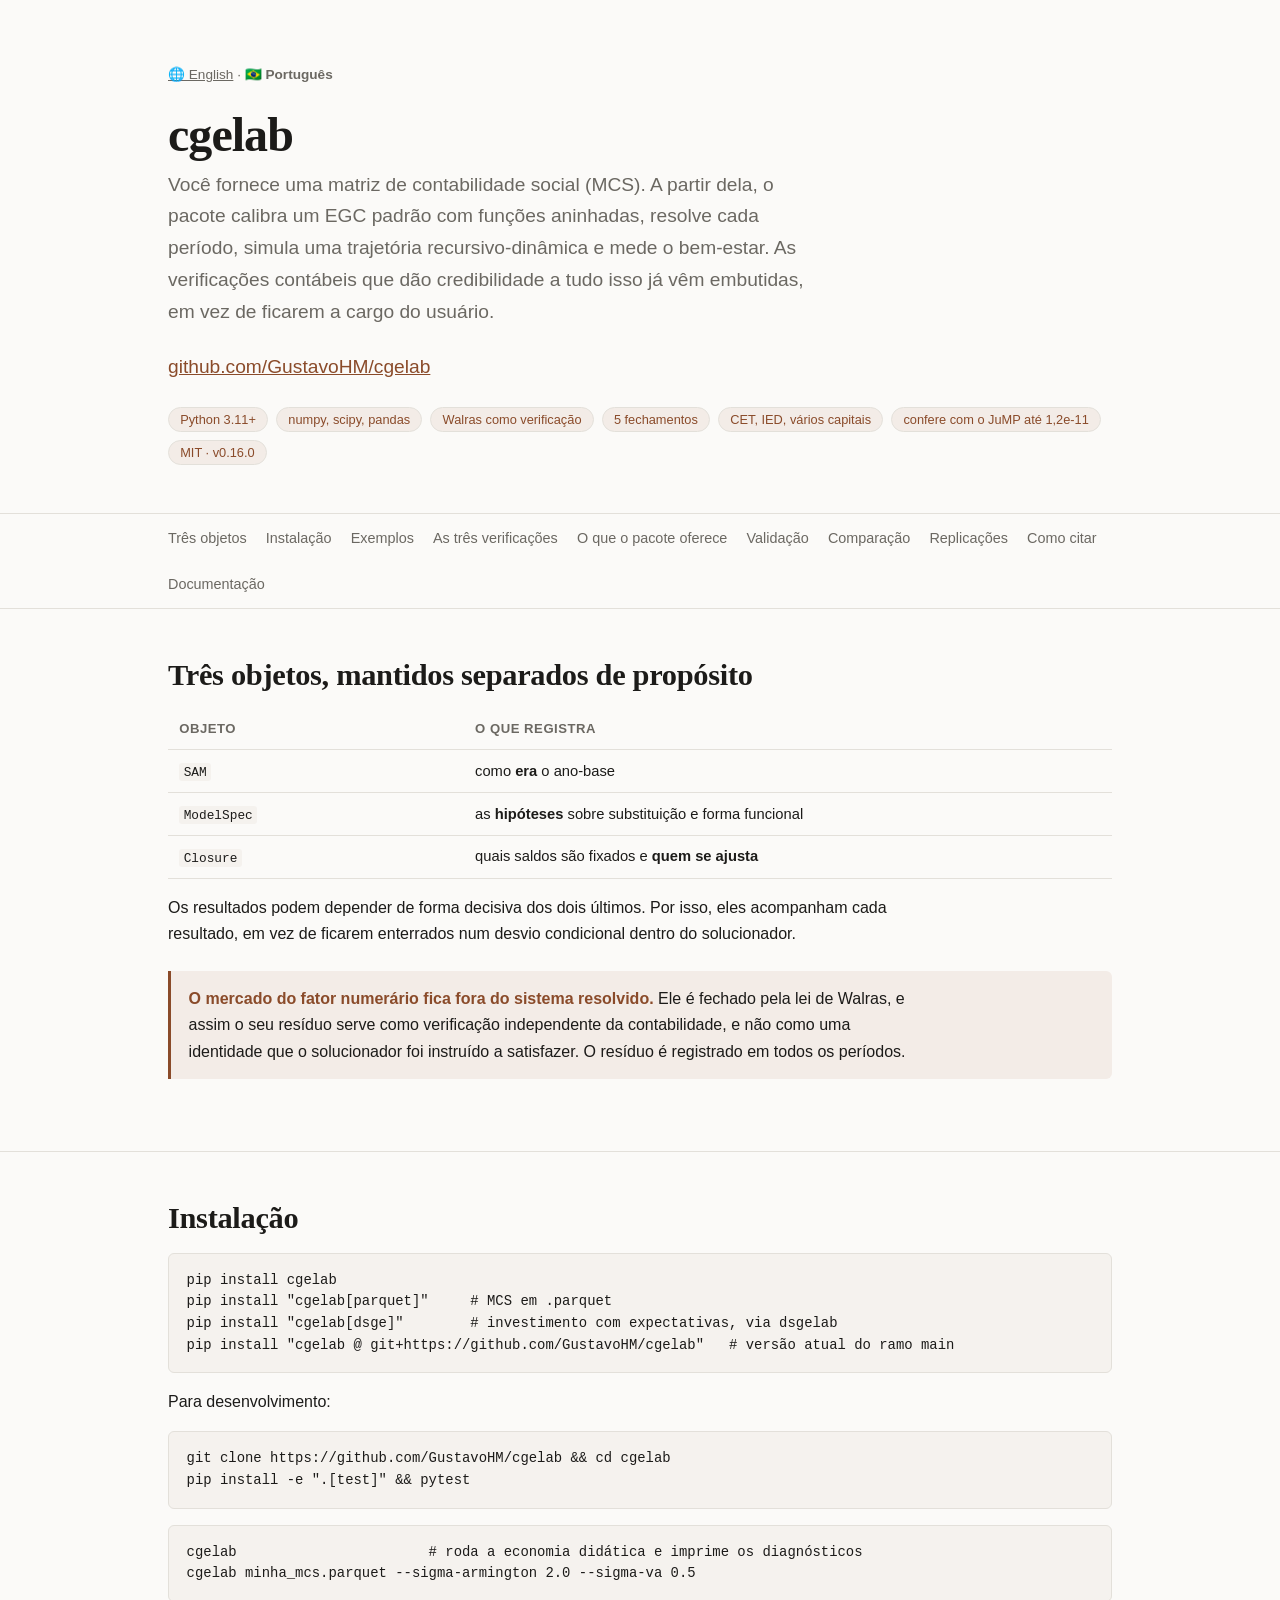
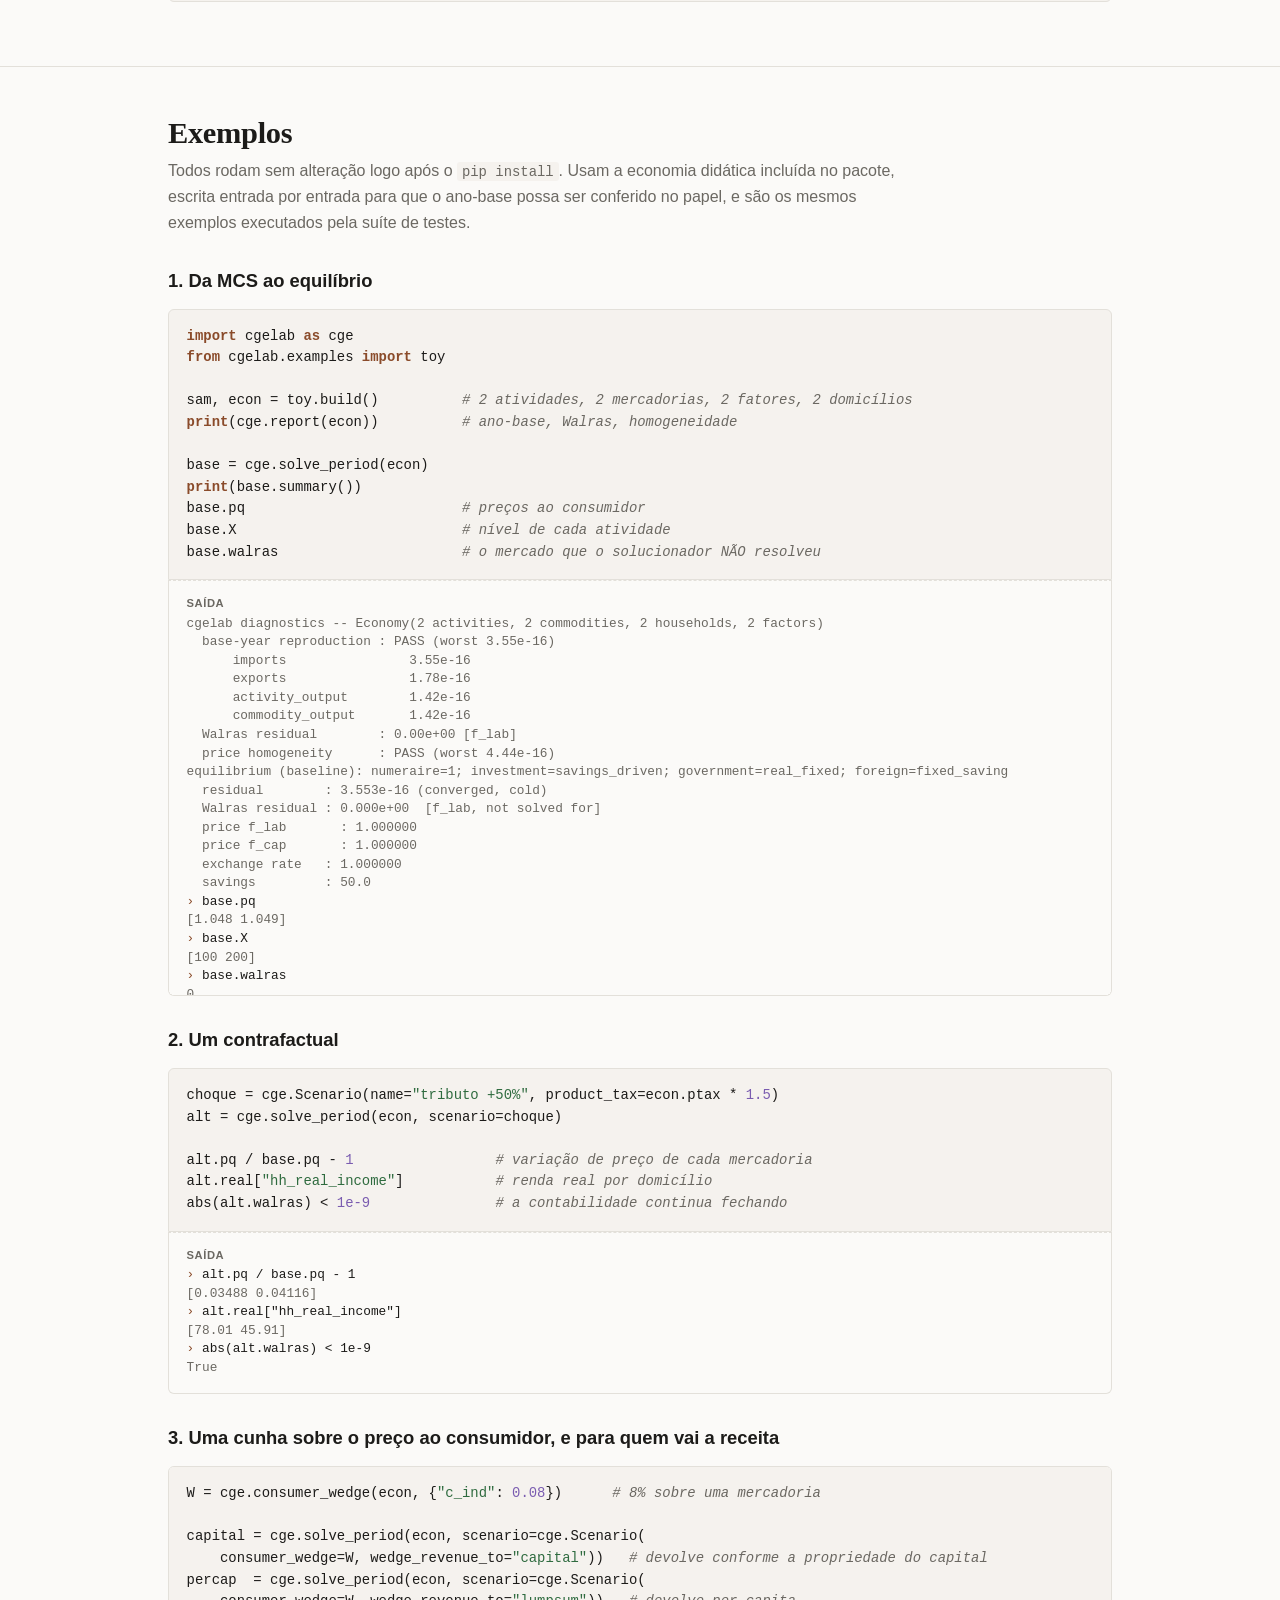
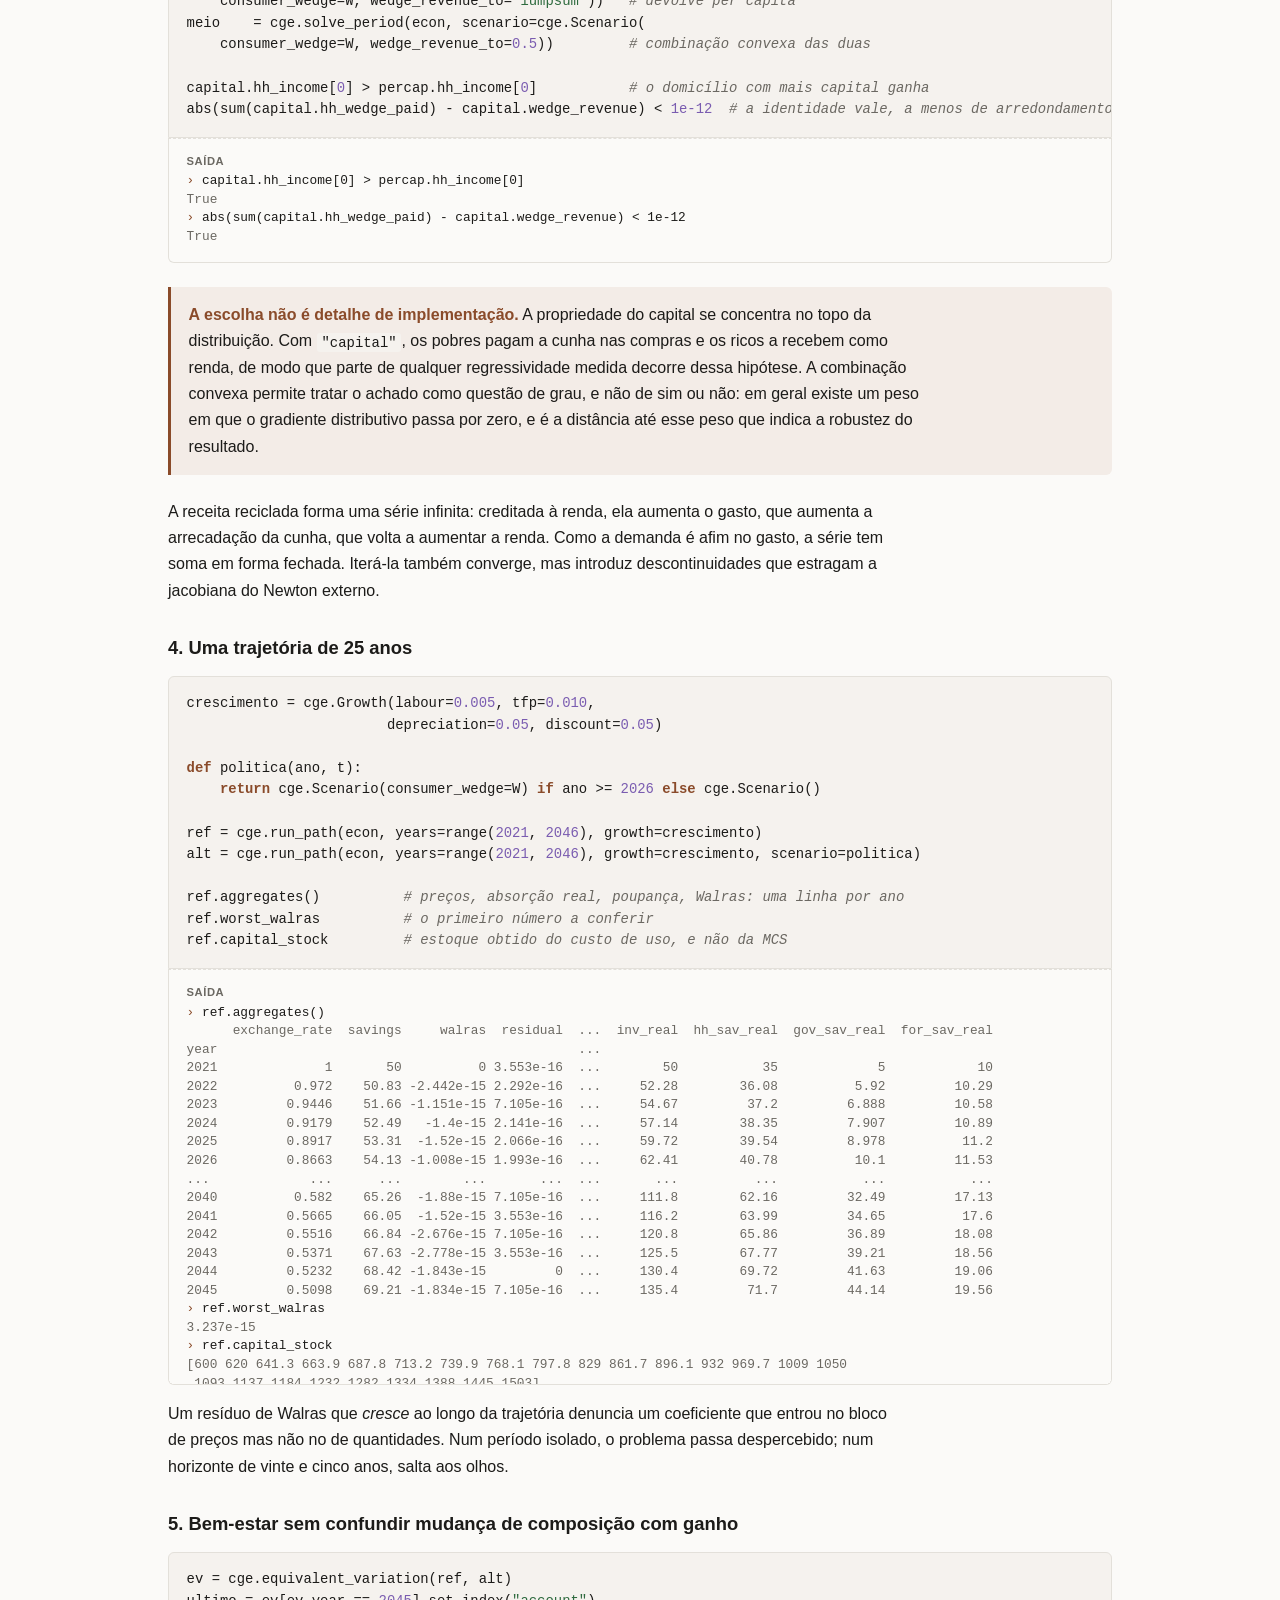
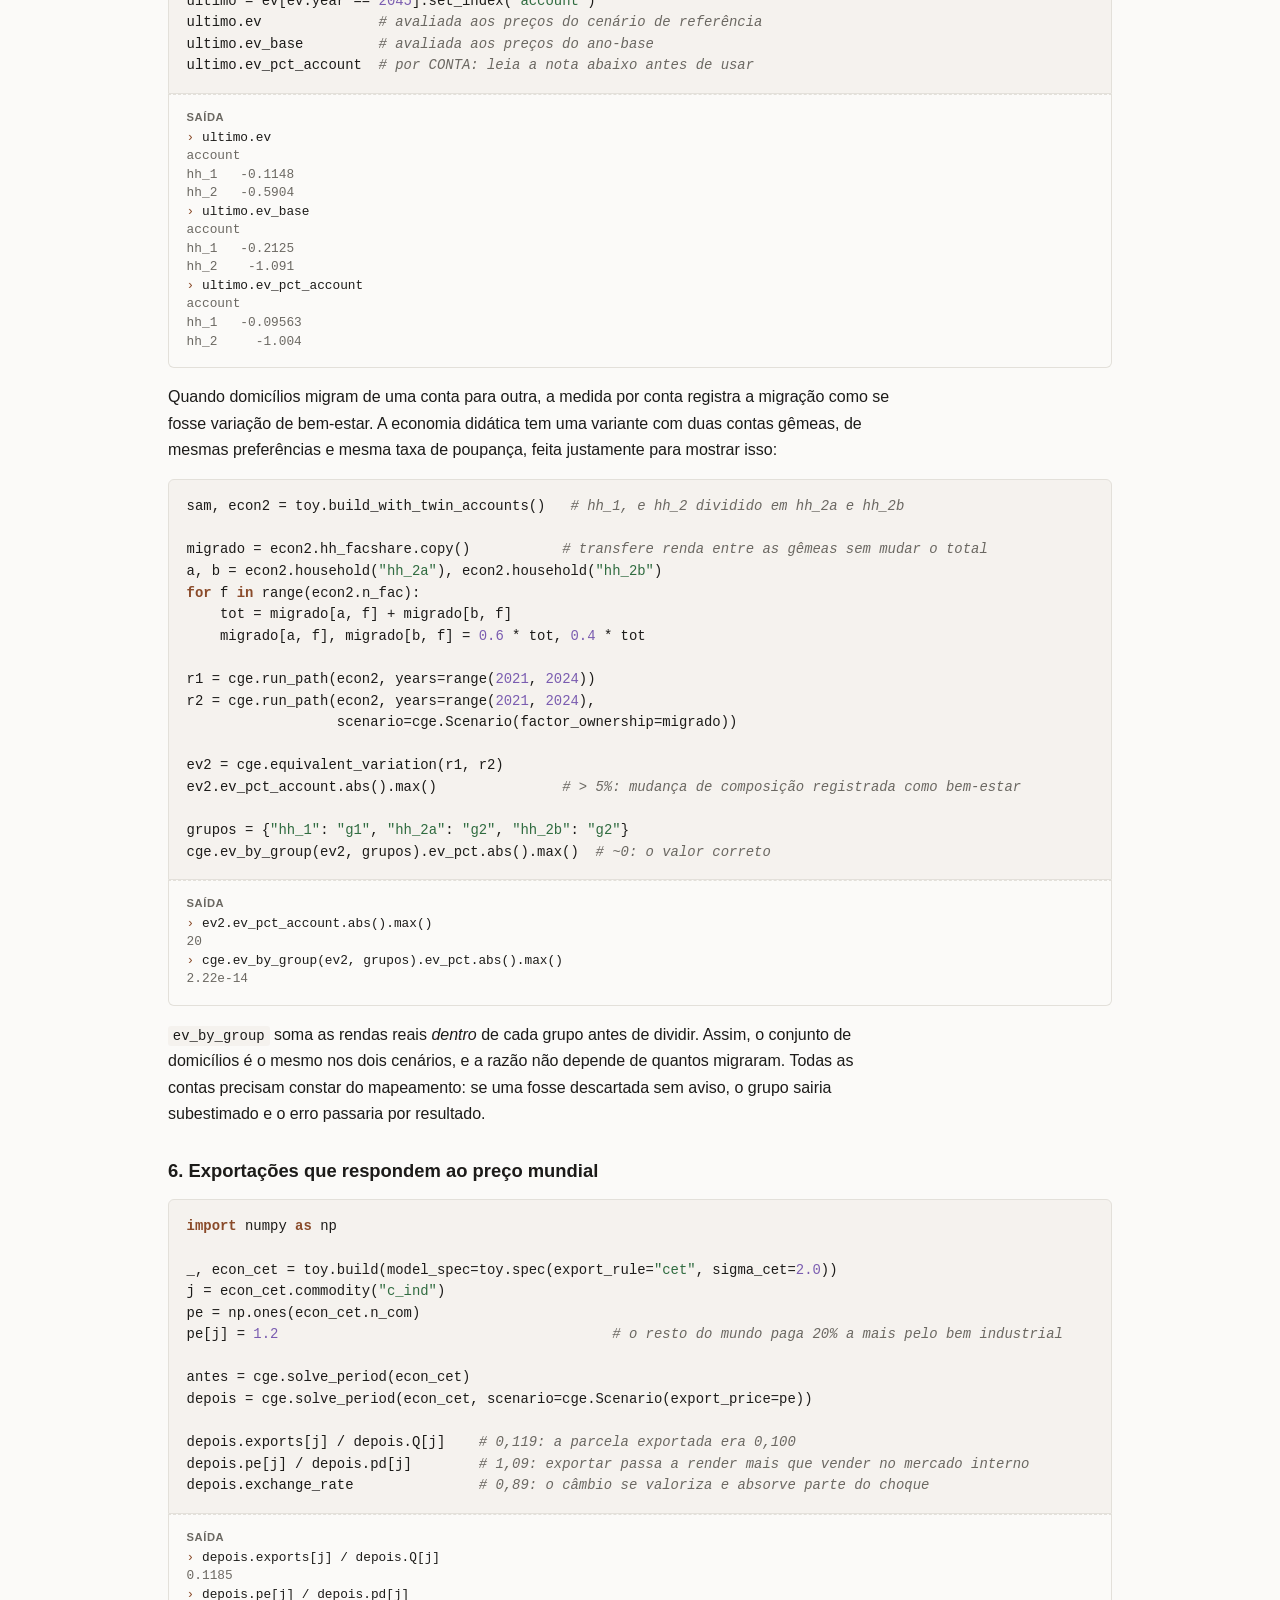
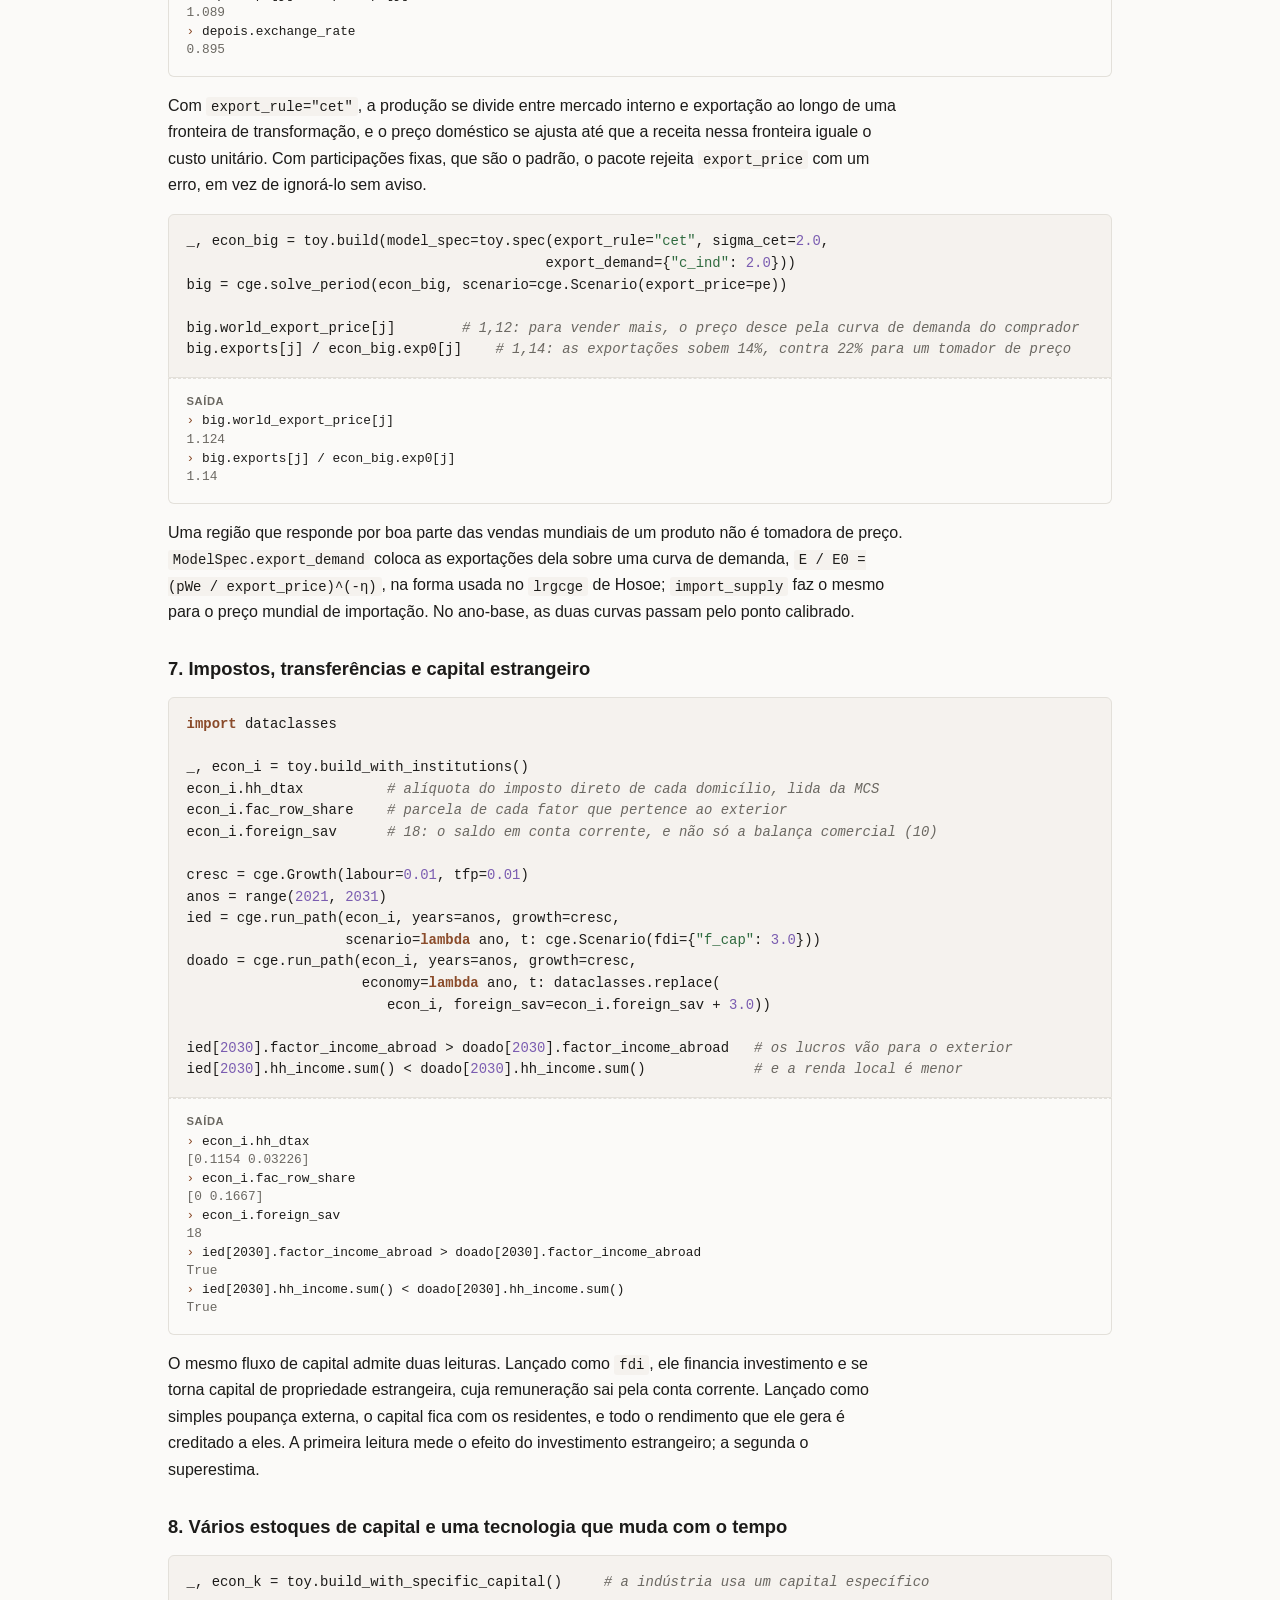
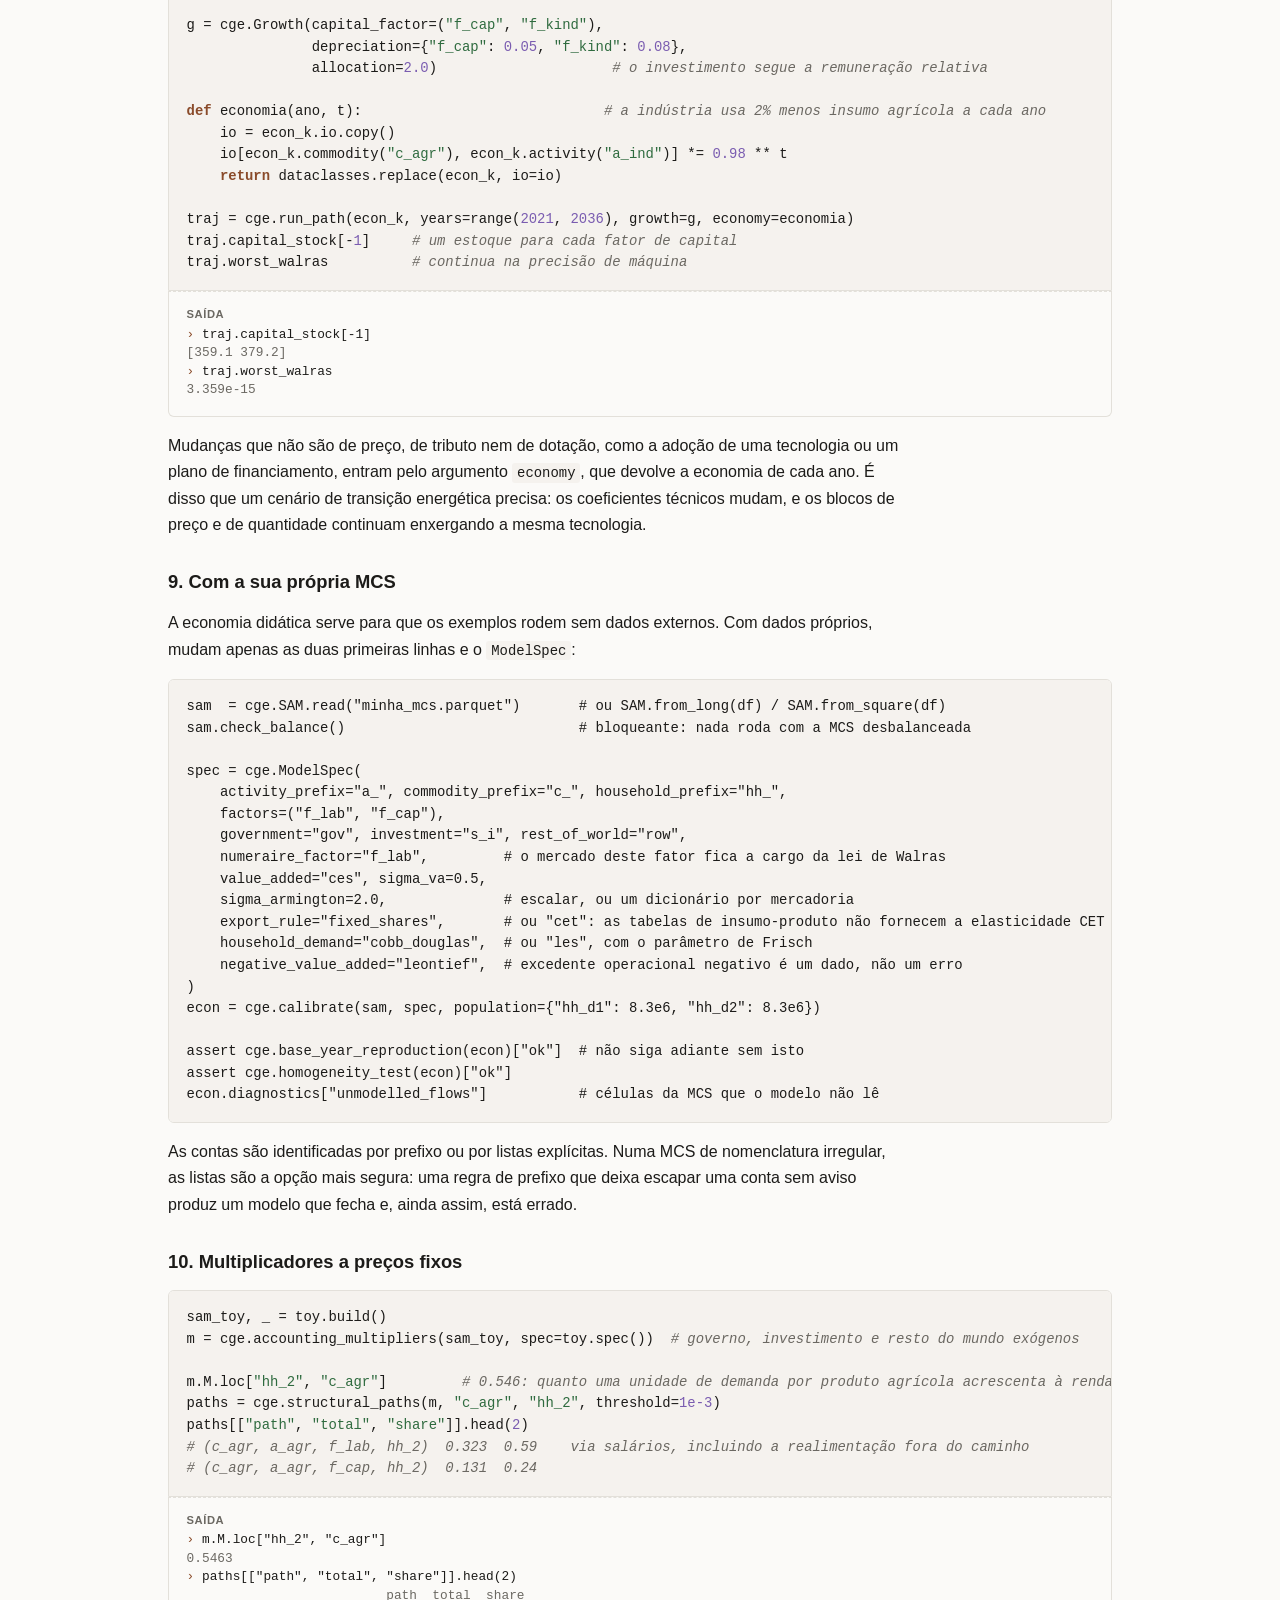
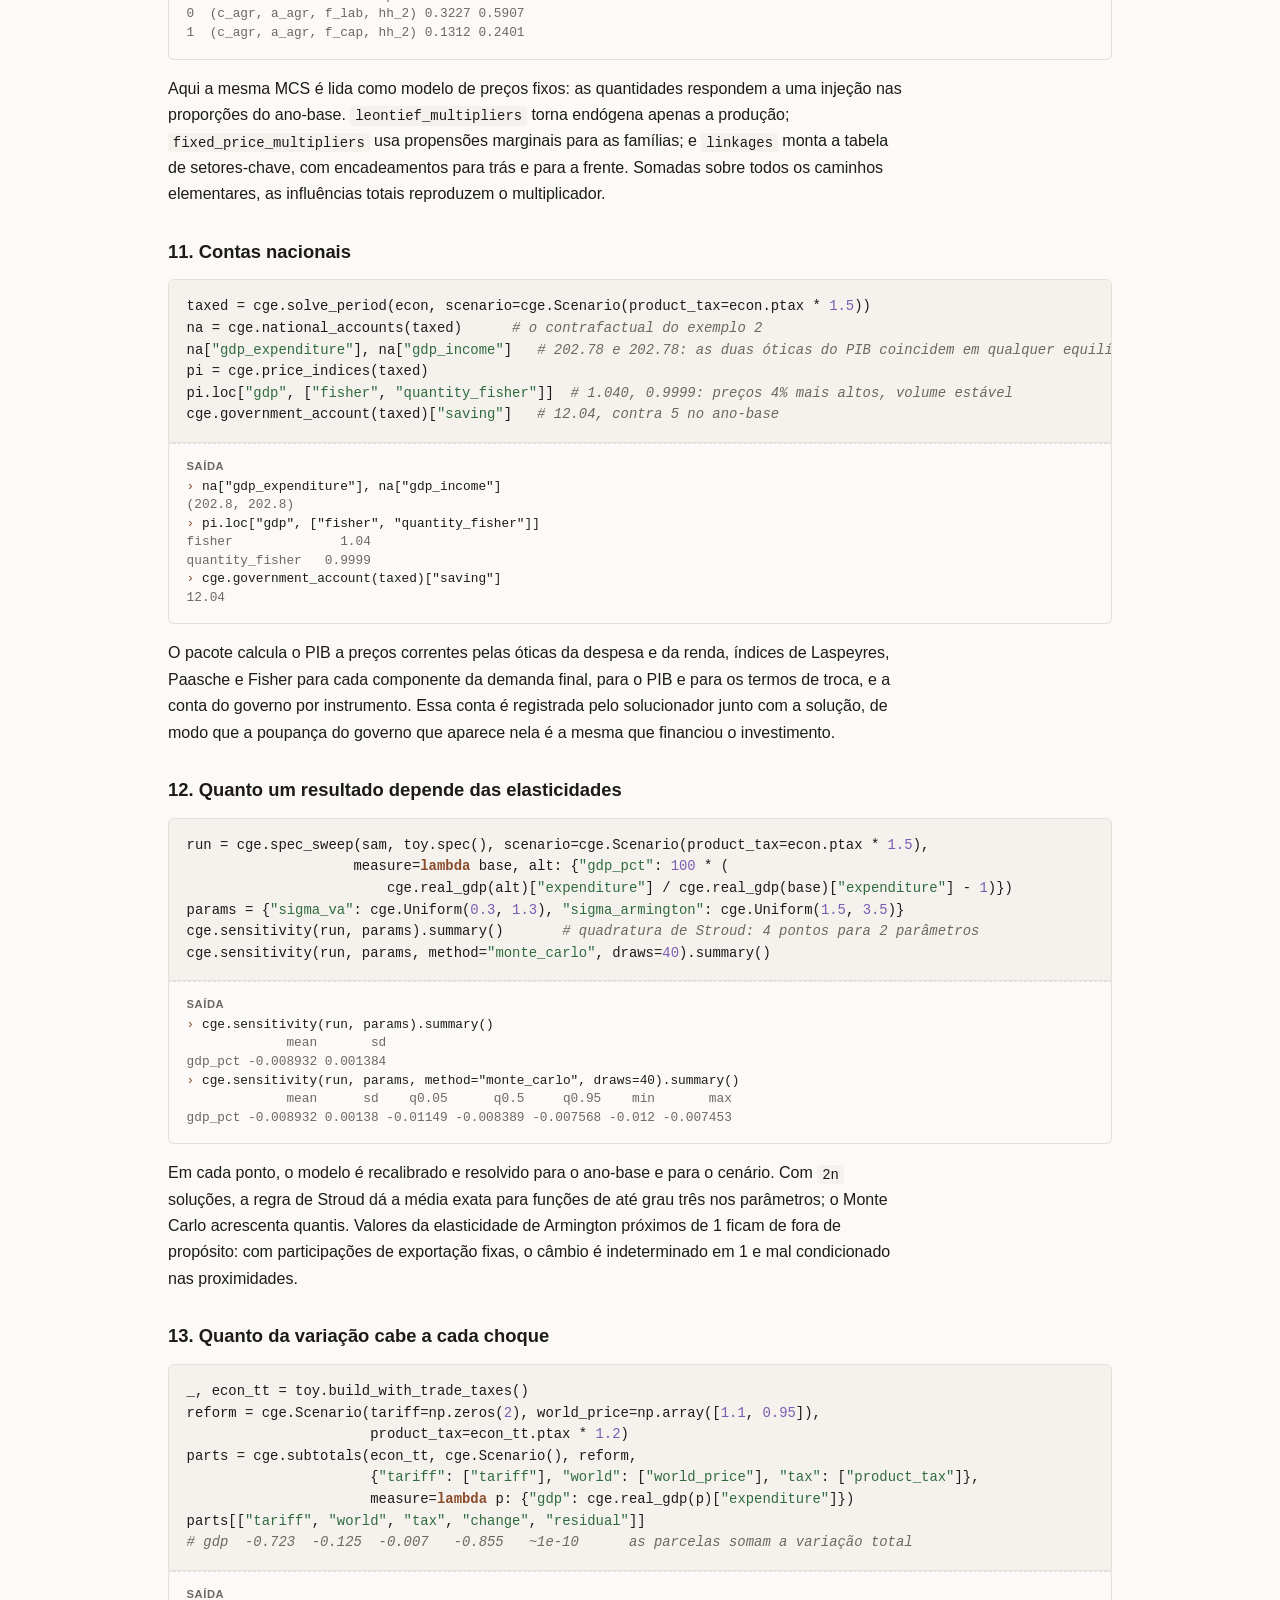
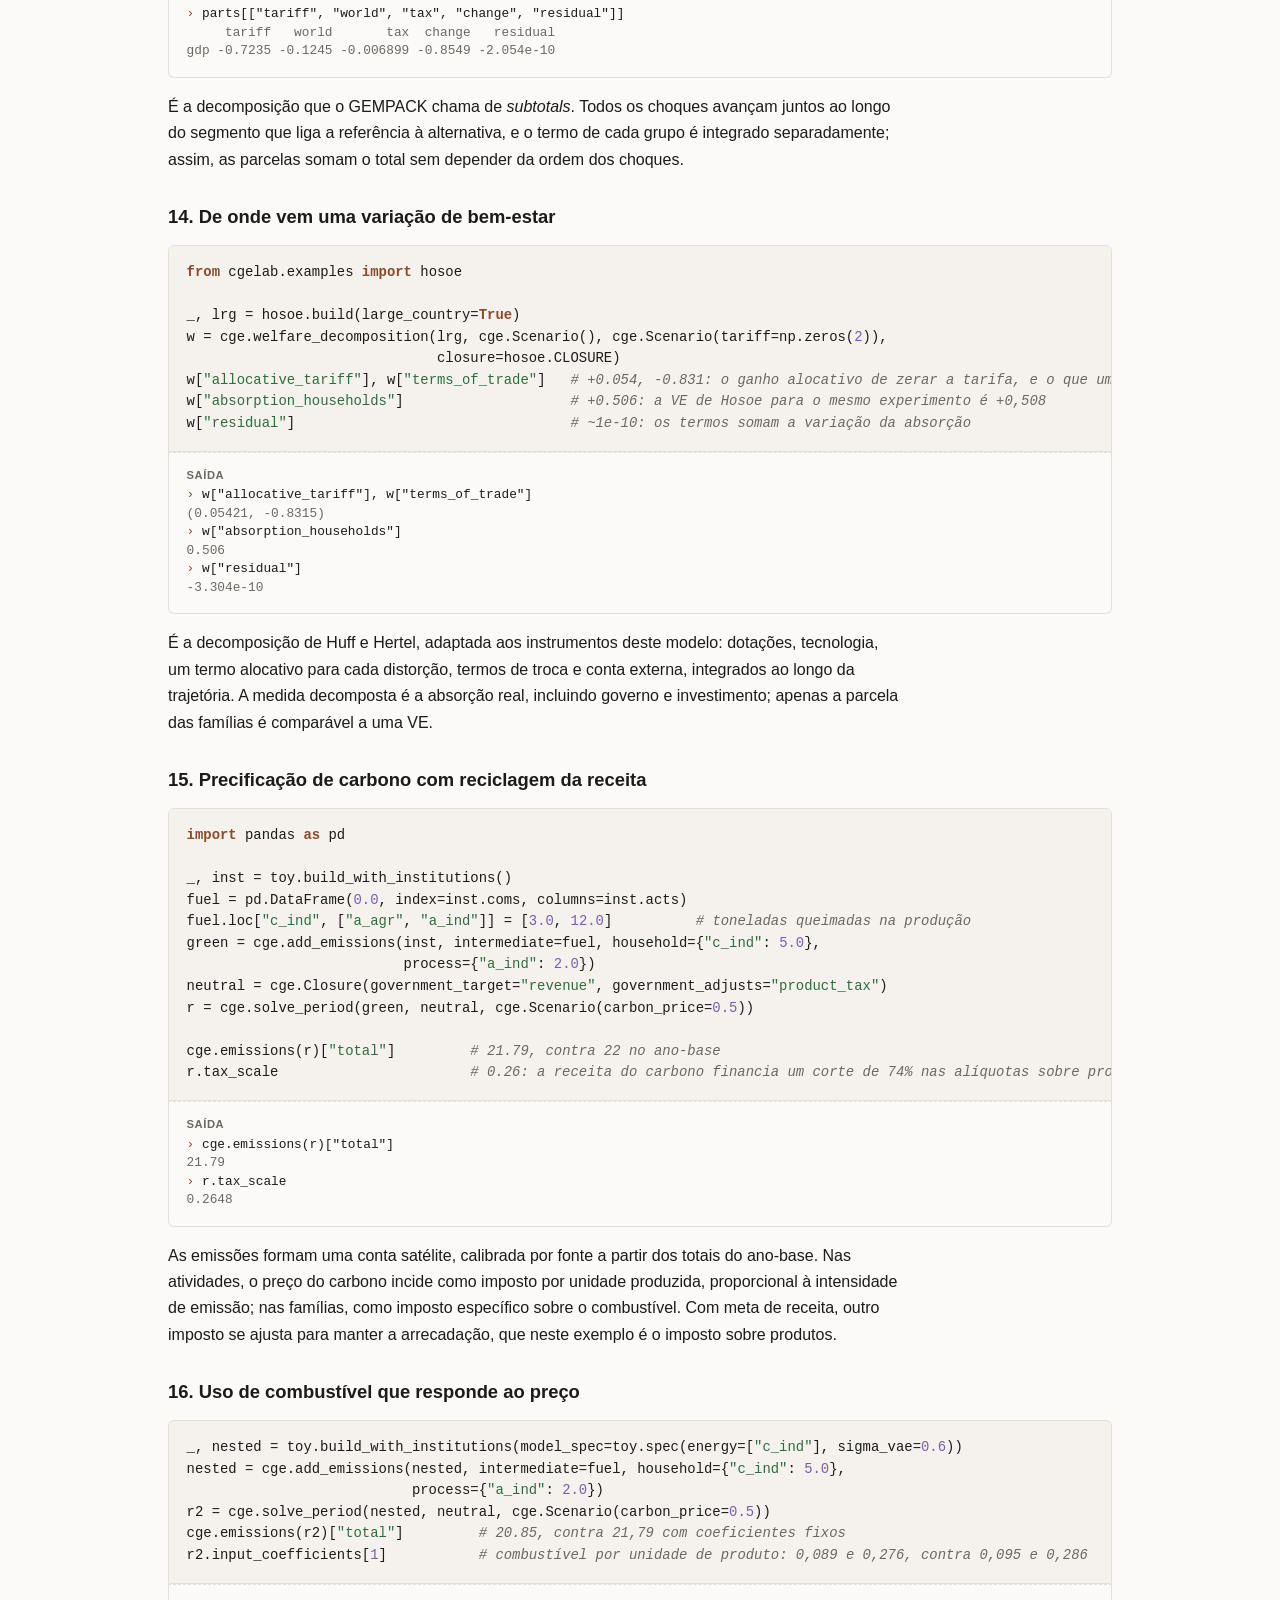
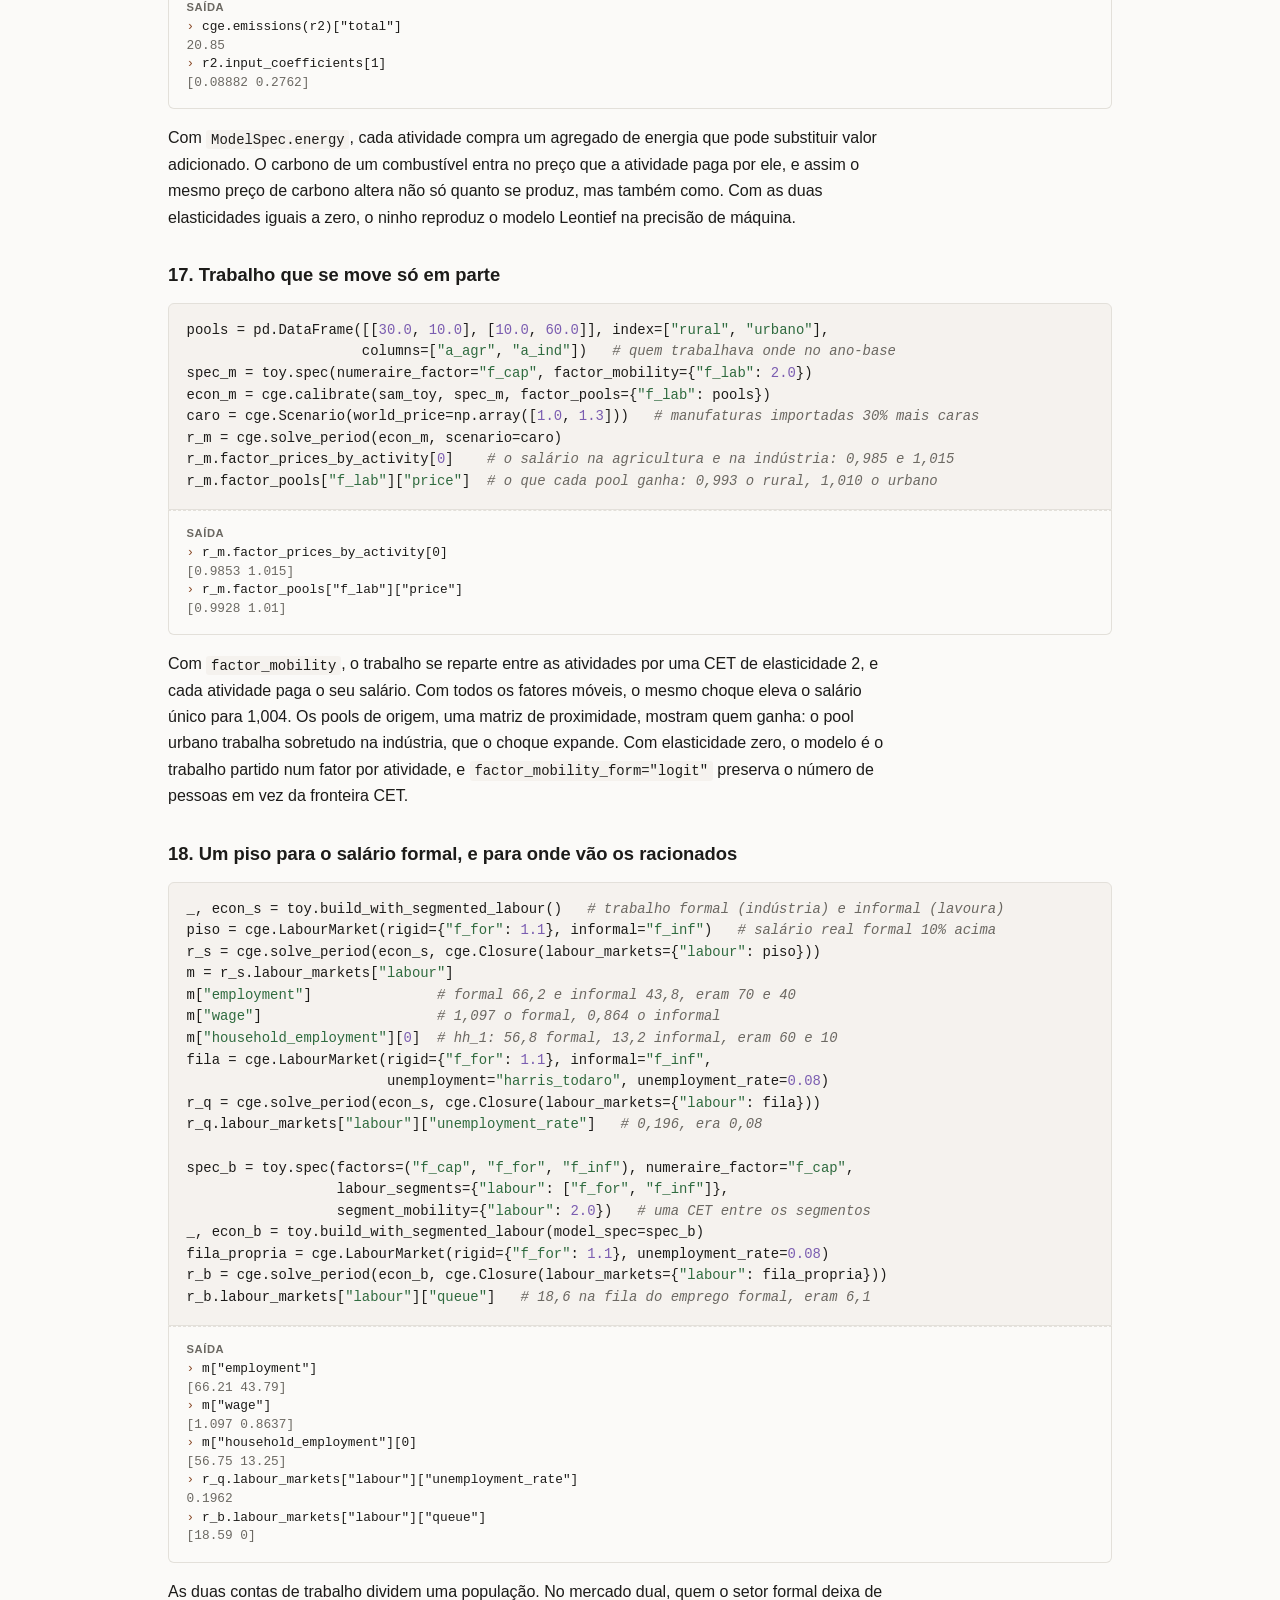
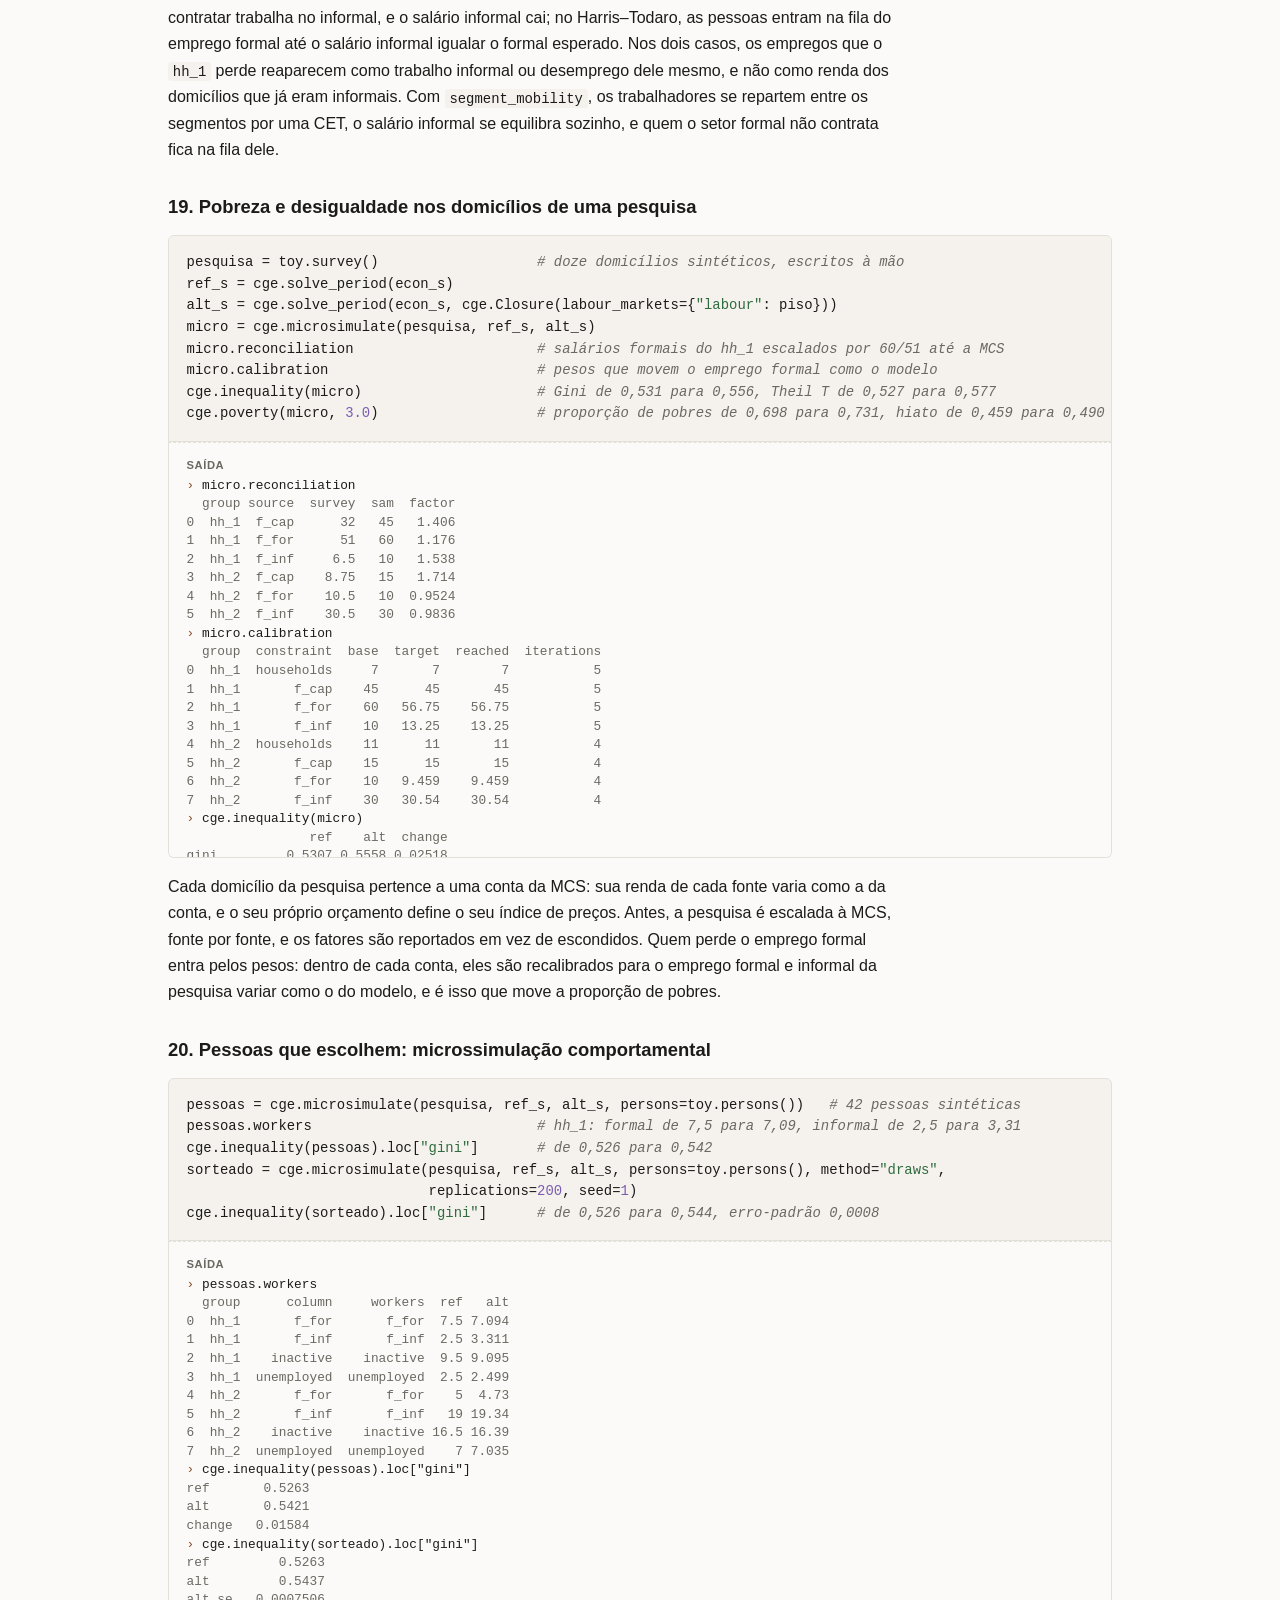
<file: site/pt-br/index.html>
<!doctype html>
<html lang="pt-BR">
<head>
<meta charset="utf-8">
<meta name="viewport" content="width=device-width, initial-scale=1">
<title>cgelab — modelos de equilíbrio geral computável em Python</title>
<meta name="description" content="Biblioteca para modelos de EGC baseados em matriz de contabilidade social: balanceamento, calibração, fechamentos, CET, instituições e capital estrangeiro, dinâmica recursiva com vários estoques de capital e bem-estar.">
<link rel="alternate" hreflang="en" href="https://gustavohm.github.io/cgelab/">
<link rel="alternate" hreflang="pt-BR" href="https://gustavohm.github.io/cgelab/pt-br/">
<link rel="alternate" hreflang="x-default" href="https://gustavohm.github.io/cgelab/">
<link rel="stylesheet" href="../style.css">
</head>
<body>

<header class="hero">
  <div class="wrap">
    <p class="lang"><a href="../" hreflang="en" lang="en"><span aria-hidden="true">🌐</span> English</a> · <strong><span aria-hidden="true">🇧🇷</span> Português</strong></p>
    <h1>cgelab</h1>
    <p class="tag">Você fornece uma matriz de contabilidade social (MCS). A partir dela, o pacote
    calibra um EGC padrão com funções aninhadas, resolve cada período, simula uma trajetória
    recursivo-dinâmica e mede o bem-estar. As verificações contábeis que dão credibilidade a tudo
    isso já vêm embutidas, em vez de ficarem a cargo do usuário.</p>
    <p class="tag"><a href="https://github.com/GustavoHM/cgelab">github.com/GustavoHM/cgelab</a></p>
    <div class="pills">
      <span class="pill">Python 3.11+</span>
      <span class="pill">numpy, scipy, pandas</span>
      <span class="pill">Walras como verificação</span>
      <span class="pill">5 fechamentos</span>
      <span class="pill">CET, IED, vários capitais</span>
      <span class="pill">confere com o JuMP até 1,2e-11</span>
      <span class="pill">MIT · v0.16.0</span>
    </div>
  </div>
</header>

<nav class="toc"><div class="wrap"><ul>
  <li><a href="#tres">Três objetos</a></li>
  <li><a href="#instalar">Instalação</a></li>
  <li><a href="#exemplos">Exemplos</a></li>
  <li><a href="#verificacoes">As três verificações</a></li>
  <li><a href="#recursos">O que o pacote oferece</a></li>
  <li><a href="#validacao">Validação</a></li>
  <li><a href="#comparacao">Comparação</a></li>
  <li><a href="replications.html">Replicações</a></li>
  <li><a href="#citar">Como citar</a></li>
  <li><a href="#docs">Documentação</a></li>
</ul></div></nav>

<main>

<section id="tres"><div class="wrap">
  <h2>Três objetos, mantidos separados de propósito</h2>
  <table>
    <thead><tr><th>Objeto</th><th>O que registra</th></tr></thead>
    <tbody>
      <tr><td><code>SAM</code></td><td>como <strong>era</strong> o ano-base</td></tr>
      <tr><td><code>ModelSpec</code></td><td>as <strong>hipóteses</strong> sobre substituição e forma funcional</td></tr>
      <tr><td><code>Closure</code></td><td>quais saldos são fixados e <strong>quem se ajusta</strong></td></tr>
    </tbody>
  </table>
  <p>Os resultados podem depender de forma decisiva dos dois últimos. Por isso, eles acompanham cada
  resultado, em vez de ficarem enterrados num desvio condicional dentro do solucionador.</p>
  <div class="note"><p><strong>O mercado do fator numerário fica fora do sistema resolvido.</strong>
  Ele é fechado pela lei de Walras, e assim o seu resíduo serve como verificação independente da
  contabilidade, e não como uma identidade que o solucionador foi instruído a satisfazer. O resíduo
  é registrado em todos os períodos.</p></div>
</div></section>

<section id="instalar"><div class="wrap">
  <h2>Instalação</h2>
<pre><code class="plain">pip install cgelab
pip install "cgelab[parquet]"     # MCS em .parquet
pip install "cgelab[dsge]"        # investimento com expectativas, via dsgelab
pip install "cgelab @ git+https://github.com/GustavoHM/cgelab"   # versão atual do ramo main</code></pre>
  <p>Para desenvolvimento:</p>
<pre><code class="plain">git clone https://github.com/GustavoHM/cgelab &amp;&amp; cd cgelab
pip install -e ".[test]" &amp;&amp; pytest</code></pre>
<pre><code class="plain">cgelab                       # roda a economia didática e imprime os diagnósticos
cgelab minha_mcs.parquet --sigma-armington 2.0 --sigma-va 0.5</code></pre>
</div></section>

<section id="exemplos"><div class="wrap">
  <h2>Exemplos</h2>
  <p class="lede">Todos rodam sem alteração logo após o <code>pip install</code>. Usam a economia
  didática incluída no pacote, escrita entrada por entrada para que o ano-base possa ser conferido
  no papel, e são os mesmos exemplos executados pela suíte de testes.</p>

  <h3>1. Da MCS ao equilíbrio</h3>
<pre><code>import cgelab as cge
from cgelab.examples import toy

sam, econ = toy.build()          # 2 atividades, 2 mercadorias, 2 fatores, 2 domicílios
print(cge.report(econ))          # ano-base, Walras, homogeneidade

base = cge.solve_period(econ)
print(base.summary())
base.pq                          # preços ao consumidor
base.X                           # nível de cada atividade
base.walras                      # o mercado que o solucionador NÃO resolveu</code></pre>
<pre class="output" data-label="Saída"><code>cgelab diagnostics -- Economy(2 activities, 2 commodities, 2 households, 2 factors)
  base-year reproduction : PASS (worst 3.55e-16)
      imports                3.55e-16
      exports                1.78e-16
      activity_output        1.42e-16
      commodity_output       1.42e-16
  Walras residual        : 0.00e+00 [f_lab]
  price homogeneity      : PASS (worst 4.44e-16)
equilibrium (baseline): numeraire=1; investment=savings_driven; government=real_fixed; foreign=fixed_saving
  residual        : 3.553e-16 (converged, cold)
  Walras residual : 0.000e+00  [f_lab, not solved for]
  price f_lab       : 1.000000
  price f_cap       : 1.000000
  exchange rate   : 1.000000
  savings         : 50.0
<span class="out-expr">base.pq</span>
[1.048 1.049]
<span class="out-expr">base.X</span>
[100 200]
<span class="out-expr">base.walras</span>
0</code></pre>

  <h3>2. Um contrafactual</h3>
<pre><code>choque = cge.Scenario(name="tributo +50%", product_tax=econ.ptax * 1.5)
alt = cge.solve_period(econ, scenario=choque)

alt.pq / base.pq - 1                 # variação de preço de cada mercadoria
alt.real["hh_real_income"]           # renda real por domicílio
abs(alt.walras) &lt; 1e-9               # a contabilidade continua fechando</code></pre>
<pre class="output" data-label="Saída"><code><span class="out-expr">alt.pq / base.pq - 1</span>
[0.03488 0.04116]
<span class="out-expr">alt.real["hh_real_income"]</span>
[78.01 45.91]
<span class="out-expr">abs(alt.walras) &lt; 1e-9</span>
True</code></pre>

  <h3>3. Uma cunha sobre o preço ao consumidor, e para quem vai a receita</h3>
<pre><code>W = cge.consumer_wedge(econ, {"c_ind": 0.08})      # 8% sobre uma mercadoria

capital = cge.solve_period(econ, scenario=cge.Scenario(
    consumer_wedge=W, wedge_revenue_to="capital"))   # devolve conforme a propriedade do capital
percap  = cge.solve_period(econ, scenario=cge.Scenario(
    consumer_wedge=W, wedge_revenue_to="lumpsum"))   # devolve per capita
meio    = cge.solve_period(econ, scenario=cge.Scenario(
    consumer_wedge=W, wedge_revenue_to=0.5))         # combinação convexa das duas

capital.hh_income[0] &gt; percap.hh_income[0]           # o domicílio com mais capital ganha
abs(sum(capital.hh_wedge_paid) - capital.wedge_revenue) &lt; 1e-12  # a identidade vale, a menos de arredondamento</code></pre>
<pre class="output" data-label="Saída"><code><span class="out-expr">capital.hh_income[0] &gt; percap.hh_income[0]</span>
True
<span class="out-expr">abs(sum(capital.hh_wedge_paid) - capital.wedge_revenue) &lt; 1e-12</span>
True</code></pre>
  <div class="note"><p><strong>A escolha não é detalhe de implementação.</strong> A propriedade do
  capital se concentra no topo da distribuição. Com <code>"capital"</code>, os pobres pagam a cunha
  nas compras e os ricos a recebem como renda, de modo que parte de qualquer regressividade medida
  decorre dessa hipótese. A combinação convexa permite tratar o achado como questão de grau, e não
  de sim ou não: em geral existe um peso em que o gradiente distributivo passa por zero, e é a
  distância até esse peso que indica a robustez do resultado.</p></div>
  <p>A receita reciclada forma uma série infinita: creditada à renda, ela aumenta o gasto, que
  aumenta a arrecadação da cunha, que volta a aumentar a renda. Como a demanda é afim no gasto, a
  série tem soma em forma fechada. Iterá-la também converge, mas introduz descontinuidades que
  estragam a jacobiana do Newton externo.</p>

  <h3>4. Uma trajetória de 25 anos</h3>
<pre><code>crescimento = cge.Growth(labour=0.005, tfp=0.010,
                        depreciation=0.05, discount=0.05)

def politica(ano, t):
    return cge.Scenario(consumer_wedge=W) if ano &gt;= 2026 else cge.Scenario()

ref = cge.run_path(econ, years=range(2021, 2046), growth=crescimento)
alt = cge.run_path(econ, years=range(2021, 2046), growth=crescimento, scenario=politica)

ref.aggregates()          # preços, absorção real, poupança, Walras: uma linha por ano
ref.worst_walras          # o primeiro número a conferir
ref.capital_stock         # estoque obtido do custo de uso, e não da MCS</code></pre>
<pre class="output" data-label="Saída"><code><span class="out-expr">ref.aggregates()</span>
      exchange_rate  savings     walras  residual  ...  inv_real  hh_sav_real  gov_sav_real  for_sav_real
year                                               ...
2021              1       50          0 3.553e-16  ...        50           35             5            10
2022          0.972    50.83 -2.442e-15 2.292e-16  ...     52.28        36.08          5.92         10.29
2023         0.9446    51.66 -1.151e-15 7.105e-16  ...     54.67         37.2         6.888         10.58
2024         0.9179    52.49   -1.4e-15 2.141e-16  ...     57.14        38.35         7.907         10.89
2025         0.8917    53.31  -1.52e-15 2.066e-16  ...     59.72        39.54         8.978          11.2
2026         0.8663    54.13 -1.008e-15 1.993e-16  ...     62.41        40.78          10.1         11.53
...             ...      ...        ...       ...  ...       ...          ...           ...           ...
2040          0.582    65.26  -1.88e-15 7.105e-16  ...     111.8        62.16         32.49         17.13
2041         0.5665    66.05  -1.52e-15 3.553e-16  ...     116.2        63.99         34.65          17.6
2042         0.5516    66.84 -2.676e-15 7.105e-16  ...     120.8        65.86         36.89         18.08
2043         0.5371    67.63 -2.778e-15 3.553e-16  ...     125.5        67.77         39.21         18.56
2044         0.5232    68.42 -1.843e-15         0  ...     130.4        69.72         41.63         19.06
2045         0.5098    69.21 -1.834e-15 7.105e-16  ...     135.4         71.7         44.14         19.56
<span class="out-expr">ref.worst_walras</span>
3.237e-15
<span class="out-expr">ref.capital_stock</span>
[600 620 641.3 663.9 687.8 713.2 739.9 768.1 797.8 829 861.7 896.1 932 969.7 1009 1050
 1093 1137 1184 1232 1282 1334 1388 1445 1503]</code></pre>
  <p>Um resíduo de Walras que <em>cresce</em> ao longo da trajetória denuncia um coeficiente que
  entrou no bloco de preços mas não no de quantidades. Num período isolado, o problema passa
  despercebido; num horizonte de vinte e cinco anos, salta aos olhos.</p>

  <h3>5. Bem-estar sem confundir mudança de composição com ganho</h3>
<pre><code>ev = cge.equivalent_variation(ref, alt)
ultimo = ev[ev.year == 2045].set_index("account")
ultimo.ev              # avaliada aos preços do cenário de referência
ultimo.ev_base         # avaliada aos preços do ano-base
ultimo.ev_pct_account  # por CONTA: leia a nota abaixo antes de usar</code></pre>
<pre class="output" data-label="Saída"><code><span class="out-expr">ultimo.ev</span>
account
hh_1   -0.1148
hh_2   -0.5904
<span class="out-expr">ultimo.ev_base</span>
account
hh_1   -0.2125
hh_2    -1.091
<span class="out-expr">ultimo.ev_pct_account</span>
account
hh_1   -0.09563
hh_2     -1.004</code></pre>
  <p>Quando domicílios migram de uma conta para outra, a medida por conta registra a migração como
  se fosse variação de bem-estar. A economia didática tem uma variante com duas contas gêmeas, de
  mesmas preferências e mesma taxa de poupança, feita justamente para mostrar isso:</p>
<pre><code>sam, econ2 = toy.build_with_twin_accounts()   # hh_1, e hh_2 dividido em hh_2a e hh_2b

migrado = econ2.hh_facshare.copy()           # transfere renda entre as gêmeas sem mudar o total
a, b = econ2.household("hh_2a"), econ2.household("hh_2b")
for f in range(econ2.n_fac):
    tot = migrado[a, f] + migrado[b, f]
    migrado[a, f], migrado[b, f] = 0.6 * tot, 0.4 * tot

r1 = cge.run_path(econ2, years=range(2021, 2024))
r2 = cge.run_path(econ2, years=range(2021, 2024),
                  scenario=cge.Scenario(factor_ownership=migrado))

ev2 = cge.equivalent_variation(r1, r2)
ev2.ev_pct_account.abs().max()               # &gt; 5%: mudança de composição registrada como bem-estar

grupos = {"hh_1": "g1", "hh_2a": "g2", "hh_2b": "g2"}
cge.ev_by_group(ev2, grupos).ev_pct.abs().max()  # ~0: o valor correto</code></pre>
<pre class="output" data-label="Saída"><code><span class="out-expr">ev2.ev_pct_account.abs().max()</span>
20
<span class="out-expr">cge.ev_by_group(ev2, grupos).ev_pct.abs().max()</span>
2.22e-14</code></pre>
  <p><code>ev_by_group</code> soma as rendas reais <em>dentro</em> de cada grupo antes de dividir.
  Assim, o conjunto de domicílios é o mesmo nos dois cenários, e a razão não depende de quantos
  migraram. Todas as contas precisam constar do mapeamento: se uma fosse descartada sem aviso, o
  grupo sairia subestimado e o erro passaria por resultado.</p>

  <h3>6. Exportações que respondem ao preço mundial</h3>
<pre><code>import numpy as np

_, econ_cet = toy.build(model_spec=toy.spec(export_rule="cet", sigma_cet=2.0))
j = econ_cet.commodity("c_ind")
pe = np.ones(econ_cet.n_com)
pe[j] = 1.2                                        # o resto do mundo paga 20% a mais pelo bem industrial

antes = cge.solve_period(econ_cet)
depois = cge.solve_period(econ_cet, scenario=cge.Scenario(export_price=pe))

depois.exports[j] / depois.Q[j]    # 0,119: a parcela exportada era 0,100
depois.pe[j] / depois.pd[j]        # 1,09: exportar passa a render mais que vender no mercado interno
depois.exchange_rate               # 0,89: o câmbio se valoriza e absorve parte do choque</code></pre>
<pre class="output" data-label="Saída"><code><span class="out-expr">depois.exports[j] / depois.Q[j]</span>
0.1185
<span class="out-expr">depois.pe[j] / depois.pd[j]</span>
1.089
<span class="out-expr">depois.exchange_rate</span>
0.895</code></pre>
  <p>Com <code>export_rule="cet"</code>, a produção se divide entre mercado interno e exportação ao
  longo de uma fronteira de transformação, e o preço doméstico se ajusta até que a receita nessa
  fronteira iguale o custo unitário. Com participações fixas, que são o padrão, o pacote rejeita
  <code>export_price</code> com um erro, em vez de ignorá-lo sem aviso.</p>

<pre><code>_, econ_big = toy.build(model_spec=toy.spec(export_rule="cet", sigma_cet=2.0,
                                           export_demand={"c_ind": 2.0}))
big = cge.solve_period(econ_big, scenario=cge.Scenario(export_price=pe))

big.world_export_price[j]        # 1,12: para vender mais, o preço desce pela curva de demanda do comprador
big.exports[j] / econ_big.exp0[j]    # 1,14: as exportações sobem 14%, contra 22% para um tomador de preço</code></pre>
<pre class="output" data-label="Saída"><code><span class="out-expr">big.world_export_price[j]</span>
1.124
<span class="out-expr">big.exports[j] / econ_big.exp0[j]</span>
1.14</code></pre>
  <p>Uma região que responde por boa parte das vendas mundiais de um produto não é tomadora de
  preço. <code>ModelSpec.export_demand</code> coloca as exportações dela sobre uma curva de demanda,
  <code>E / E0 = (pWe / export_price)^(-η)</code>, na forma usada no <code>lrgcge</code> de Hosoe;
  <code>import_supply</code> faz o mesmo para o preço mundial de importação. No ano-base, as duas
  curvas passam pelo ponto calibrado.</p>

  <h3>7. Impostos, transferências e capital estrangeiro</h3>
<pre><code>import dataclasses

_, econ_i = toy.build_with_institutions()
econ_i.hh_dtax          # alíquota do imposto direto de cada domicílio, lida da MCS
econ_i.fac_row_share    # parcela de cada fator que pertence ao exterior
econ_i.foreign_sav      # 18: o saldo em conta corrente, e não só a balança comercial (10)

cresc = cge.Growth(labour=0.01, tfp=0.01)
anos = range(2021, 2031)
ied = cge.run_path(econ_i, years=anos, growth=cresc,
                   scenario=lambda ano, t: cge.Scenario(fdi={"f_cap": 3.0}))
doado = cge.run_path(econ_i, years=anos, growth=cresc,
                     economy=lambda ano, t: dataclasses.replace(
                        econ_i, foreign_sav=econ_i.foreign_sav + 3.0))

ied[2030].factor_income_abroad &gt; doado[2030].factor_income_abroad   # os lucros vão para o exterior
ied[2030].hh_income.sum() &lt; doado[2030].hh_income.sum()             # e a renda local é menor</code></pre>
<pre class="output" data-label="Saída"><code><span class="out-expr">econ_i.hh_dtax</span>
[0.1154 0.03226]
<span class="out-expr">econ_i.fac_row_share</span>
[0 0.1667]
<span class="out-expr">econ_i.foreign_sav</span>
18
<span class="out-expr">ied[2030].factor_income_abroad &gt; doado[2030].factor_income_abroad</span>
True
<span class="out-expr">ied[2030].hh_income.sum() &lt; doado[2030].hh_income.sum()</span>
True</code></pre>
  <p>O mesmo fluxo de capital admite duas leituras. Lançado como <code>fdi</code>, ele financia
  investimento e se torna capital de propriedade estrangeira, cuja remuneração sai pela conta
  corrente. Lançado como simples poupança externa, o capital fica com os residentes, e todo o
  rendimento que ele gera é creditado a eles. A primeira leitura mede o efeito do investimento
  estrangeiro; a segunda o superestima.</p>

  <h3>8. Vários estoques de capital e uma tecnologia que muda com o tempo</h3>
<pre><code>_, econ_k = toy.build_with_specific_capital()     # a indústria usa um capital específico

g = cge.Growth(capital_factor=("f_cap", "f_kind"),
               depreciation={"f_cap": 0.05, "f_kind": 0.08},
               allocation=2.0)                     # o investimento segue a remuneração relativa

def economia(ano, t):                             # a indústria usa 2% menos insumo agrícola a cada ano
    io = econ_k.io.copy()
    io[econ_k.commodity("c_agr"), econ_k.activity("a_ind")] *= 0.98 ** t
    return dataclasses.replace(econ_k, io=io)

traj = cge.run_path(econ_k, years=range(2021, 2036), growth=g, economy=economia)
traj.capital_stock[-1]     # um estoque para cada fator de capital
traj.worst_walras          # continua na precisão de máquina</code></pre>
<pre class="output" data-label="Saída"><code><span class="out-expr">traj.capital_stock[-1]</span>
[359.1 379.2]
<span class="out-expr">traj.worst_walras</span>
3.359e-15</code></pre>
  <p>Mudanças que não são de preço, de tributo nem de dotação, como a adoção de uma tecnologia ou
  um plano de financiamento, entram pelo argumento <code>economy</code>, que devolve a economia de
  cada ano. É disso que um cenário de transição energética precisa: os coeficientes técnicos mudam,
  e os blocos de preço e de quantidade continuam enxergando a mesma tecnologia.</p>

  <h3>9. Com a sua própria MCS</h3>
  <p>A economia didática serve para que os exemplos rodem sem dados externos. Com dados próprios,
  mudam apenas as duas primeiras linhas e o <code>ModelSpec</code>:</p>
<pre><code class="plain">sam  = cge.SAM.read("minha_mcs.parquet")       # ou SAM.from_long(df) / SAM.from_square(df)
sam.check_balance()                            # bloqueante: nada roda com a MCS desbalanceada

spec = cge.ModelSpec(
    activity_prefix="a_", commodity_prefix="c_", household_prefix="hh_",
    factors=("f_lab", "f_cap"),
    government="gov", investment="s_i", rest_of_world="row",
    numeraire_factor="f_lab",         # o mercado deste fator fica a cargo da lei de Walras
    value_added="ces", sigma_va=0.5,
    sigma_armington=2.0,              # escalar, ou um dicionário por mercadoria
    export_rule="fixed_shares",       # ou "cet": as tabelas de insumo-produto não fornecem a elasticidade CET
    household_demand="cobb_douglas",  # ou "les", com o parâmetro de Frisch
    negative_value_added="leontief",  # excedente operacional negativo é um dado, não um erro
)
econ = cge.calibrate(sam, spec, population={"hh_d1": 8.3e6, "hh_d2": 8.3e6})

assert cge.base_year_reproduction(econ)["ok"]  # não siga adiante sem isto
assert cge.homogeneity_test(econ)["ok"]
econ.diagnostics["unmodelled_flows"]           # células da MCS que o modelo não lê</code></pre>
  <p>As contas são identificadas por prefixo ou por listas explícitas. Numa MCS de nomenclatura
  irregular, as listas são a opção mais segura: uma regra de prefixo que deixa escapar uma conta sem
  aviso produz um modelo que fecha e, ainda assim, está errado.</p>
  <h3>10. Multiplicadores a preços fixos</h3>
<pre><code>sam_toy, _ = toy.build()
m = cge.accounting_multipliers(sam_toy, spec=toy.spec())  # governo, investimento e resto do mundo exógenos

m.M.loc["hh_2", "c_agr"]         # 0.546: quanto uma unidade de demanda por produto agrícola acrescenta à renda do domicílio 2
paths = cge.structural_paths(m, "c_agr", "hh_2", threshold=1e-3)
paths[["path", "total", "share"]].head(2)
# (c_agr, a_agr, f_lab, hh_2)  0.323  0.59    via salários, incluindo a realimentação fora do caminho
# (c_agr, a_agr, f_cap, hh_2)  0.131  0.24</code></pre>
<pre class="output" data-label="Saída"><code><span class="out-expr">m.M.loc["hh_2", "c_agr"]</span>
0.5463
<span class="out-expr">paths[["path", "total", "share"]].head(2)</span>
                          path  total  share
0  (c_agr, a_agr, f_lab, hh_2) 0.3227 0.5907
1  (c_agr, a_agr, f_cap, hh_2) 0.1312 0.2401</code></pre>
  <p>Aqui a mesma MCS é lida como modelo de preços fixos: as quantidades respondem a uma injeção
  nas proporções do ano-base. <code>leontief_multipliers</code> torna endógena apenas a produção;
  <code>fixed_price_multipliers</code> usa propensões marginais para as famílias; e
  <code>linkages</code> monta a tabela de setores-chave, com encadeamentos para trás e para a frente.
  Somadas sobre todos os caminhos elementares, as influências totais reproduzem o multiplicador.</p>
  <h3>11. Contas nacionais</h3>
<pre><code>taxed = cge.solve_period(econ, scenario=cge.Scenario(product_tax=econ.ptax * 1.5))
na = cge.national_accounts(taxed)      # o contrafactual do exemplo 2
na["gdp_expenditure"], na["gdp_income"]   # 202.78 e 202.78: as duas óticas do PIB coincidem em qualquer equilíbrio
pi = cge.price_indices(taxed)
pi.loc["gdp", ["fisher", "quantity_fisher"]]  # 1.040, 0.9999: preços 4% mais altos, volume estável
cge.government_account(taxed)["saving"]   # 12.04, contra 5 no ano-base</code></pre>
<pre class="output" data-label="Saída"><code><span class="out-expr">na["gdp_expenditure"], na["gdp_income"]</span>
(202.8, 202.8)
<span class="out-expr">pi.loc["gdp", ["fisher", "quantity_fisher"]]</span>
fisher              1.04
quantity_fisher   0.9999
<span class="out-expr">cge.government_account(taxed)["saving"]</span>
12.04</code></pre>
  <p>O pacote calcula o PIB a preços correntes pelas óticas da despesa e da renda, índices de
  Laspeyres, Paasche e Fisher para cada componente da demanda final, para o PIB e para os termos de
  troca, e a conta do governo por instrumento. Essa conta é registrada pelo solucionador junto com
  a solução, de modo que a poupança do governo que aparece nela é a mesma que financiou o
  investimento.</p>
  <h3>12. Quanto um resultado depende das elasticidades</h3>
<pre><code>run = cge.spec_sweep(sam, toy.spec(), scenario=cge.Scenario(product_tax=econ.ptax * 1.5),
                    measure=lambda base, alt: {"gdp_pct": 100 * (
                        cge.real_gdp(alt)["expenditure"] / cge.real_gdp(base)["expenditure"] - 1)})
params = {"sigma_va": cge.Uniform(0.3, 1.3), "sigma_armington": cge.Uniform(1.5, 3.5)}
cge.sensitivity(run, params).summary()       # quadratura de Stroud: 4 pontos para 2 parâmetros
cge.sensitivity(run, params, method="monte_carlo", draws=40).summary()</code></pre>
<pre class="output" data-label="Saída"><code><span class="out-expr">cge.sensitivity(run, params).summary()</span>
             mean       sd
gdp_pct -0.008932 0.001384
<span class="out-expr">cge.sensitivity(run, params, method="monte_carlo", draws=40).summary()</span>
             mean      sd    q0.05      q0.5     q0.95    min       max
gdp_pct -0.008932 0.00138 -0.01149 -0.008389 -0.007568 -0.012 -0.007453</code></pre>
  <p>Em cada ponto, o modelo é recalibrado e resolvido para o ano-base e para o cenário. Com
  <code>2n</code> soluções, a regra de Stroud dá a média exata para funções de até grau três nos
  parâmetros; o Monte Carlo acrescenta quantis. Valores da elasticidade de Armington próximos de 1
  ficam de fora de propósito: com participações de exportação fixas, o câmbio é indeterminado em 1
  e mal condicionado nas proximidades.</p>
  <h3>13. Quanto da variação cabe a cada choque</h3>
<pre><code>_, econ_tt = toy.build_with_trade_taxes()
reform = cge.Scenario(tariff=np.zeros(2), world_price=np.array([1.1, 0.95]),
                      product_tax=econ_tt.ptax * 1.2)
parts = cge.subtotals(econ_tt, cge.Scenario(), reform,
                      {"tariff": ["tariff"], "world": ["world_price"], "tax": ["product_tax"]},
                      measure=lambda p: {"gdp": cge.real_gdp(p)["expenditure"]})
parts[["tariff", "world", "tax", "change", "residual"]]
# gdp  -0.723  -0.125  -0.007   -0.855   ~1e-10      as parcelas somam a variação total</code></pre>
<pre class="output" data-label="Saída"><code><span class="out-expr">parts[["tariff", "world", "tax", "change", "residual"]]</span>
     tariff   world       tax  change   residual
gdp -0.7235 -0.1245 -0.006899 -0.8549 -2.054e-10</code></pre>
  <p>É a decomposição que o GEMPACK chama de <em>subtotals</em>. Todos os choques avançam juntos
  ao longo do segmento que liga a referência à alternativa, e o termo de cada grupo é integrado
  separadamente; assim, as parcelas somam o total sem depender da ordem dos choques.</p>
  <h3>14. De onde vem uma variação de bem-estar</h3>
<pre><code>from cgelab.examples import hosoe

_, lrg = hosoe.build(large_country=True)
w = cge.welfare_decomposition(lrg, cge.Scenario(), cge.Scenario(tariff=np.zeros(2)),
                              closure=hosoe.CLOSURE)
w["allocative_tariff"], w["terms_of_trade"]   # +0.054, -0.831: o ganho alocativo de zerar a tarifa, e o que um país grande perde nos termos de troca
w["absorption_households"]                    # +0.506: a VE de Hosoe para o mesmo experimento é +0,508
w["residual"]                                 # ~1e-10: os termos somam a variação da absorção</code></pre>
<pre class="output" data-label="Saída"><code><span class="out-expr">w["allocative_tariff"], w["terms_of_trade"]</span>
(0.05421, -0.8315)
<span class="out-expr">w["absorption_households"]</span>
0.506
<span class="out-expr">w["residual"]</span>
-3.304e-10</code></pre>
  <p>É a decomposição de Huff e Hertel, adaptada aos instrumentos deste modelo: dotações,
  tecnologia, um termo alocativo para cada distorção, termos de troca e conta externa, integrados
  ao longo da trajetória. A medida decomposta é a absorção real, incluindo governo e investimento;
  apenas a parcela das famílias é comparável a uma VE.</p>
  <h3>15. Precificação de carbono com reciclagem da receita</h3>
<pre><code>import pandas as pd

_, inst = toy.build_with_institutions()
fuel = pd.DataFrame(0.0, index=inst.coms, columns=inst.acts)
fuel.loc["c_ind", ["a_agr", "a_ind"]] = [3.0, 12.0]          # toneladas queimadas na produção
green = cge.add_emissions(inst, intermediate=fuel, household={"c_ind": 5.0},
                          process={"a_ind": 2.0})
neutral = cge.Closure(government_target="revenue", government_adjusts="product_tax")
r = cge.solve_period(green, neutral, cge.Scenario(carbon_price=0.5))

cge.emissions(r)["total"]         # 21.79, contra 22 no ano-base
r.tax_scale                       # 0.26: a receita do carbono financia um corte de 74% nas alíquotas sobre produtos</code></pre>
<pre class="output" data-label="Saída"><code><span class="out-expr">cge.emissions(r)["total"]</span>
21.79
<span class="out-expr">r.tax_scale</span>
0.2648</code></pre>
  <p>As emissões formam uma conta satélite, calibrada por fonte a partir dos totais do ano-base.
  Nas atividades, o preço do carbono incide como imposto por unidade produzida, proporcional à
  intensidade de emissão; nas famílias, como imposto específico sobre o combustível. Com meta de
  receita, outro imposto se ajusta para manter a arrecadação, que neste exemplo é o imposto sobre
  produtos.</p>
  <h3>16. Uso de combustível que responde ao preço</h3>
<pre><code>_, nested = toy.build_with_institutions(model_spec=toy.spec(energy=["c_ind"], sigma_vae=0.6))
nested = cge.add_emissions(nested, intermediate=fuel, household={"c_ind": 5.0},
                           process={"a_ind": 2.0})
r2 = cge.solve_period(nested, neutral, cge.Scenario(carbon_price=0.5))
cge.emissions(r2)["total"]         # 20.85, contra 21,79 com coeficientes fixos
r2.input_coefficients[1]           # combustível por unidade de produto: 0,089 e 0,276, contra 0,095 e 0,286</code></pre>
<pre class="output" data-label="Saída"><code><span class="out-expr">cge.emissions(r2)["total"]</span>
20.85
<span class="out-expr">r2.input_coefficients[1]</span>
[0.08882 0.2762]</code></pre>
  <p>Com <code>ModelSpec.energy</code>, cada atividade compra um agregado de energia que pode
  substituir valor adicionado. O carbono de um combustível entra no preço que a atividade paga por
  ele, e assim o mesmo preço de carbono altera não só quanto se produz, mas também como. Com as
  duas elasticidades iguais a zero, o ninho reproduz o modelo Leontief na precisão de máquina.</p>

  <h3>17. Trabalho que se move só em parte</h3>
<pre><code>pools = pd.DataFrame([[30.0, 10.0], [10.0, 60.0]], index=["rural", "urbano"],
                     columns=["a_agr", "a_ind"])   # quem trabalhava onde no ano-base
spec_m = toy.spec(numeraire_factor="f_cap", factor_mobility={"f_lab": 2.0})
econ_m = cge.calibrate(sam_toy, spec_m, factor_pools={"f_lab": pools})
caro = cge.Scenario(world_price=np.array([1.0, 1.3]))   # manufaturas importadas 30% mais caras
r_m = cge.solve_period(econ_m, scenario=caro)
r_m.factor_prices_by_activity[0]    # o salário na agricultura e na indústria: 0,985 e 1,015
r_m.factor_pools["f_lab"]["price"]  # o que cada pool ganha: 0,993 o rural, 1,010 o urbano</code></pre>
<pre class="output" data-label="Saída"><code><span class="out-expr">r_m.factor_prices_by_activity[0]</span>
[0.9853 1.015]
<span class="out-expr">r_m.factor_pools["f_lab"]["price"]</span>
[0.9928 1.01]</code></pre>
  <p>Com <code>factor_mobility</code>, o trabalho se reparte entre as atividades por uma CET
  de elasticidade 2, e cada atividade paga o seu salário. Com todos os fatores móveis, o mesmo
  choque eleva o salário único para 1,004. Os pools de origem, uma matriz de proximidade, mostram
  quem ganha: o pool urbano trabalha sobretudo na indústria, que o choque expande. Com elasticidade
  zero, o modelo é o trabalho partido num fator por atividade, e
  <code>factor_mobility_form="logit"</code> preserva o número de pessoas em vez da fronteira CET.</p>

  <h3>18. Um piso para o salário formal, e para onde vão os racionados</h3>
<pre><code>_, econ_s = toy.build_with_segmented_labour()   # trabalho formal (indústria) e informal (lavoura)
piso = cge.LabourMarket(rigid={"f_for": 1.1}, informal="f_inf")   # salário real formal 10% acima
r_s = cge.solve_period(econ_s, cge.Closure(labour_markets={"labour": piso}))
m = r_s.labour_markets["labour"]
m["employment"]               # formal 66,2 e informal 43,8, eram 70 e 40
m["wage"]                     # 1,097 o formal, 0,864 o informal
m["household_employment"][0]  # hh_1: 56,8 formal, 13,2 informal, eram 60 e 10
fila = cge.LabourMarket(rigid={"f_for": 1.1}, informal="f_inf",
                        unemployment="harris_todaro", unemployment_rate=0.08)
r_q = cge.solve_period(econ_s, cge.Closure(labour_markets={"labour": fila}))
r_q.labour_markets["labour"]["unemployment_rate"]   # 0,196, era 0,08

spec_b = toy.spec(factors=("f_cap", "f_for", "f_inf"), numeraire_factor="f_cap",
                  labour_segments={"labour": ["f_for", "f_inf"]},
                  segment_mobility={"labour": 2.0})   # uma CET entre os segmentos
_, econ_b = toy.build_with_segmented_labour(model_spec=spec_b)
fila_propria = cge.LabourMarket(rigid={"f_for": 1.1}, unemployment_rate=0.08)
r_b = cge.solve_period(econ_b, cge.Closure(labour_markets={"labour": fila_propria}))
r_b.labour_markets["labour"]["queue"]   # 18,6 na fila do emprego formal, eram 6,1</code></pre>
<pre class="output" data-label="Saída"><code><span class="out-expr">m["employment"]</span>
[66.21 43.79]
<span class="out-expr">m["wage"]</span>
[1.097 0.8637]
<span class="out-expr">m["household_employment"][0]</span>
[56.75 13.25]
<span class="out-expr">r_q.labour_markets["labour"]["unemployment_rate"]</span>
0.1962
<span class="out-expr">r_b.labour_markets["labour"]["queue"]</span>
[18.59 0]</code></pre>
  <p>As duas contas de trabalho dividem uma população. No mercado dual, quem o setor formal deixa
  de contratar trabalha no informal, e o salário informal cai; no Harris–Todaro, as pessoas
  entram na fila do emprego formal até o salário informal igualar o formal esperado. Nos dois
  casos, os empregos que o <code>hh_1</code> perde reaparecem como trabalho informal ou desemprego
  dele mesmo, e não como renda dos domicílios que já eram informais. Com
  <code>segment_mobility</code>, os trabalhadores se repartem entre os segmentos por uma CET, o
  salário informal se equilibra sozinho, e quem o setor formal não contrata fica na fila dele.</p>

  <h3>19. Pobreza e desigualdade nos domicílios de uma pesquisa</h3>
<pre><code>pesquisa = toy.survey()                   # doze domicílios sintéticos, escritos à mão
ref_s = cge.solve_period(econ_s)
alt_s = cge.solve_period(econ_s, cge.Closure(labour_markets={"labour": piso}))
micro = cge.microsimulate(pesquisa, ref_s, alt_s)
micro.reconciliation                      # salários formais do hh_1 escalados por 60/51 até a MCS
micro.calibration                         # pesos que movem o emprego formal como o modelo
cge.inequality(micro)                     # Gini de 0,531 para 0,556, Theil T de 0,527 para 0,577
cge.poverty(micro, 3.0)                   # proporção de pobres de 0,698 para 0,731, hiato de 0,459 para 0,490</code></pre>
<pre class="output" data-label="Saída"><code><span class="out-expr">micro.reconciliation</span>
  group source  survey  sam  factor
0  hh_1  f_cap      32   45   1.406
1  hh_1  f_for      51   60   1.176
2  hh_1  f_inf     6.5   10   1.538
3  hh_2  f_cap    8.75   15   1.714
4  hh_2  f_for    10.5   10  0.9524
5  hh_2  f_inf    30.5   30  0.9836
<span class="out-expr">micro.calibration</span>
  group  constraint  base  target  reached  iterations
0  hh_1  households     7       7        7           5
1  hh_1       f_cap    45      45       45           5
2  hh_1       f_for    60   56.75    56.75           5
3  hh_1       f_inf    10   13.25    13.25           5
4  hh_2  households    11      11       11           4
5  hh_2       f_cap    15      15       15           4
6  hh_2       f_for    10   9.459    9.459           4
7  hh_2       f_inf    30   30.54    30.54           4
<span class="out-expr">cge.inequality(micro)</span>
                ref    alt  change
gini         0.5307 0.5558 0.02518
theil_t      0.5269 0.5765 0.04967
theil_l      0.4877 0.5436 0.05598
ge_2         0.8169 0.8888 0.07193
atkinson_0.5  0.228 0.2496 0.02156
atkinson_1   0.3859 0.4194 0.03343
atkinson_2   0.5538  0.591 0.03719
<span class="out-expr">cge.poverty(micro, 3.0)</span>
              ref    alt  change
line alpha
3.0  0     0.6978 0.7309 0.03307
     1     0.4588 0.4899 0.03111
     2      0.325 0.3529 0.02792</code></pre>
  <p>Cada domicílio da pesquisa pertence a uma conta da MCS: sua renda de cada fonte varia como a
  da conta, e o seu próprio orçamento define o seu índice de preços. Antes, a pesquisa é escalada
  à MCS, fonte por fonte, e os fatores são reportados em vez de escondidos. Quem perde o emprego
  formal entra pelos pesos: dentro de cada conta, eles são recalibrados para o emprego formal e
  informal da pesquisa variar como o do modelo, e é isso que move a proporção de pobres.</p>

  <h3>20. Pessoas que escolhem: microssimulação comportamental</h3>
<pre><code>pessoas = cge.microsimulate(pesquisa, ref_s, alt_s, persons=toy.persons())   # 42 pessoas sintéticas
pessoas.workers                           # hh_1: formal de 7,5 para 7,09, informal de 2,5 para 3,31
cge.inequality(pessoas).loc["gini"]       # de 0,526 para 0,542
sorteado = cge.microsimulate(pesquisa, ref_s, alt_s, persons=toy.persons(), method="draws",
                             replications=200, seed=1)
cge.inequality(sorteado).loc["gini"]      # de 0,526 para 0,544, erro-padrão 0,0008</code></pre>
<pre class="output" data-label="Saída"><code><span class="out-expr">pessoas.workers</span>
  group      column     workers  ref   alt
0  hh_1       f_for       f_for  7.5 7.094
1  hh_1       f_inf       f_inf  2.5 3.311
2  hh_1    inactive    inactive  9.5 9.095
3  hh_1  unemployed  unemployed  2.5 2.499
4  hh_2       f_for       f_for    5  4.73
5  hh_2       f_inf       f_inf   19 19.34
6  hh_2    inactive    inactive 16.5 16.39
7  hh_2  unemployed  unemployed    7 7.035
<span class="out-expr">cge.inequality(pessoas).loc["gini"]</span>
ref       0.5263
alt       0.5421
change   0.01584
<span class="out-expr">cge.inequality(sorteado).loc["gini"]</span>
ref         0.5263
alt         0.5437
alt_se   0.0007506
change     0.01743</code></pre>
  <p>Uma escolha ocupacional (logit multinomial) e equações de rendimento são estimadas nas
  pessoas, e o modelo chega a elas por interceptos deslocados, conta por conta, até o emprego e o
  rendimento por trabalhador variarem como o modelo diz, como em Bourguignon, Robilliard e
  Robinson (2005). O padrão usa a expectativa exata dos sorteios condicionais; os próprios
  sorteios dão uma média de Monte Carlo e o seu erro.</p>

  <h3>21. As pesquisas do IBGE</h3>
<pre><code class="plain">pesquisa, pessoas = cge.pnadc("PNADC_032023.txt", "input_PNADC_trimestral.txt",
                              segments={"formal": "f_for", "informal": "f_inf"},
                              group=minhas_contas)
domicilios = cge.pof("Dados_POF/", "Leitura dos Microdados - SAS.txt",
                     commodities=correspondencia, group=minhas_contas)
tru = cge.read_tru("68_tab1_2021.xls", "68_tab2_2021.xls")   # PIB 2021: R$ 9.012.142 milhões</code></pre>
  <p>A PNAD Contínua e a POF são lidas com os próprios programas de leitura SAS do IBGE, então
  nenhuma posição de coluna é digitada à mão. Os trabalhadores são formais ou informais pela proxy
  do IBGE, e a despesa da POF é anualizada e deflacionada como fazem os programas de tabulação do
  IBGE. Os microdados são baixados do IBGE e nunca entram no repositório.</p>

  <h3>22. Uma MCS a partir das tabelas de recursos e usos</h3>
<pre><code>make = pd.DataFrame({"c_x": [100.0]}, index=["a_x"])
use = pd.DataFrame({"a_x": [0.0]}, index=["c_x"])
final = pd.DataFrame({"hh": [80.0], "s_i": [20.0]}, index=["c_x"])
va = pd.DataFrame({"a_x": [60.0, 40.0]}, index=["f_lab", "f_cap"])
sut = cge.SupplyUse(make=make, use=use, final=final, imports=pd.Series({"c_x": 0.0}),
                    value_added=va)
montada = cge.sut_to_sam(sut, source="tabelas escritas à mão")
montada.provenance[["source", "note", "total"]]   # poupança das famílias: resíduo, 20
cge.base_year_reproduction(cge.calibrate(montada, cge.ModelSpec(households=["hh"])))["ok"]</code></pre>
<pre class="output" data-label="Saída"><code><span class="out-expr">montada.provenance[["source", "note", "total"]]</span>
                                     source                  note  total
0                    tabelas escritas à mão           value added    100
1                    tabelas escritas à mão  output, basic prices    100
2                    tabelas escritas à mão      final demand: hh     80
3                    tabelas escritas à mão     final demand: s_i     20
4  assumed: all factor income to households         factor income    100
5                                  residual      household saving     20
6                                 structure         empty account      0
<span class="out-expr">cge.base_year_reproduction(cge.calibrate(montada, cge.ModelSpec(households=["hh"])))["ok"]</span>
True</code></pre>
  <p>As tabelas de recursos e usos viram o bloco de produção e a demanda final; quem recebe a
  renda vem da Conta Econômica Integrada, aqui suposta, e a procedência diz isso. As poupanças são
  resíduos declarados, e tabelas que não fecham são recusadas onde falham.</p>

  <h3>23. Trabalho formal e informal, partido por atividade</h3>
<pre><code>parcelas = pd.DataFrame([[0.3, 0.8], [0.7, 0.2]], index=["f_for", "f_inf"],
                        columns=["a_agr", "a_ind"])     # de uma pesquisa: segment_shares(...)
partida = cge.split_factor(sam_toy, "f_lab", parcelas)
dois = cge.calibrate(partida, toy.spec(factors=("f_cap", "f_for", "f_inf"),
                                       numeraire_factor="f_cap",
                                       labour_segments={"labour": ["f_for", "f_inf"]}))
cge.solve_period(dois).residual                    # o ano-base, à precisão de máquina</code></pre>
<pre class="output" data-label="Saída"><code><span class="out-expr">cge.solve_period(dois).residual</span>
5.075e-16</code></pre>
  <p>O trabalho é partido em formal e informal em cada atividade por parcelas de uma pesquisa, e as
  duas contas viram um grupo de segmentos. Com um só salário, o modelo partido tem exatamente o
  equilíbrio do fator único; um salário formal rígido é que faz a diferença.
  <code>split_households</code> faz o mesmo com uma conta de famílias e os grupos de uma pesquisa.</p>

  <h3>24. Uma linha de base que atinge uma trajetória do PIB</h3>
<pre><code>pib = pd.Series([0.046, 0.029, 0.032, 0.025], index=range(2022, 2026))   # crescimento real
base = cge.calibrate_baseline(econ, years=range(2021, 2026), gdp=pib,
                              growth=cge.Growth(labour=0.01))
base.factor                                        # a produtividade que atinge cada ano
politica = base.run(cge.Scenario(product_tax=econ.ptax * 1.2))
cge.real_gdp(politica[2025])["expenditure"] / base.achieved[2025] - 1</code></pre>
<pre class="output" data-label="Saída"><code><span class="out-expr">base.factor</span>
2021       1
2022   1.017
2023   1.023
2024   1.031
2025   1.035
<span class="out-expr">cge.real_gdp(politica[2025])["expenditure"] / base.achieved[2025] - 1</span>
0.004055</code></pre>
  <p>O PIB real é dado, observado ou projetado, e a produtividade é a incógnita, resolvida ano a
  ano porque o capital de cada ano vem do investimento dos anteriores: um número por ano, ou um por
  atividade com o valor adicionado setorial. Uma política roda então com a produtividade calibrada,
  e o PIB se afasta da trajetória; sem política, a linha de base volta exatamente.</p>

  <h3>25. Capital putty-clay</h3>
<pre><code>safras = cge.split_vintages(sam_toy, 0.08)         # 8% do capital de cada atividade é novo
argila = cge.calibrate(safras, toy.spec(factors=("f_lab", "f_cap", "f_cap_new"),
                                        vintages={"f_cap": "f_cap_new"}))
trajetoria = cge.run_path(argila, years=range(2021, 2031),
                          scenario=cge.Scenario(world_price=np.array([1.0, 1.15])))
trajetoria.capital_by_pool["f_cap"].iloc[[0, -1]]   # capital instalado, por atividade
trajetoria[2021].vintage_value_added                 # os feixes velho e novo</code></pre>
<pre class="output" data-label="Saída"><code><span class="out-expr">trajetoria.capital_by_pool["f_cap"].iloc[[0, -1]]</span>
      a_agr  a_ind
2021    230    322
2030  300.2  444.9
<span class="out-expr">trajetoria[2021].vintage_value_added</span>
[[59.8 96.6]
 [4.306 9.294]]</code></pre>
  <p>O capital instalado fica no seu setor e mantém a técnica com que foi construído; o capital
  novo vai para onde rende mais. Quando o preço da indústria sobe, só a safra nova acompanha no
  começo, então o produto responde menos que com capital móvel, e alcança à medida que a
  indústria instala mais do investimento de cada ano.</p>

  <h3>26. O mesmo choque sob quatro fechamentos, e em moeda</h3>
<pre><code>_, simples = toy.build()
choque = cge.Scenario(world_price=np.array([1.0, 1.2]))
pib_pct = lambda base, alt: {"pib_pct": 100 * (cge.real_gdp(alt)["expenditure"]
                                               / cge.real_gdp(base)["expenditure"] - 1)}
grade = cge.closure_grid(investment=["savings_driven", "fixed_real"],
                         foreign=["fixed_saving", "fixed_rate"])
varredura = cge.closure_sweep(simples, grade, scenario=choque, measure=pib_pct)
varredura.table
varredura.range()[["min", "max", "same_sign"]]
base, alt = cge.solve_period(simples), cge.solve_period(simples, scenario=choque)
cge.in_money(base, alt).loc["final_demand", ["change", "change_base_prices"]]</code></pre>
<pre class="output" data-label="Saída"><code><span class="out-expr">varredura.table</span>
                                           pib_pct
closure
default                                    -0.1454
foreign=fixed_rate                         -0.4845
investment=fixed_real                      -0.1458
investment=fixed_real, foreign=fixed_rate  -0.4978
<span class="out-expr">varredura.range()[["min", "max", "same_sign"]]</span>
            min     max  same_sign
pib_pct -0.4978 -0.1454       True
<span class="out-expr">cge.in_money(base, alt).loc["final_demand", ["change", "change_base_prices"]]</span>
              change  change_base_prices
item
consumption  -0.1189              0.3996
government  -0.00778                   0
investment  -0.07754             -0.2573
exports     -0.01755             0.05611
imports     -0.01755              0.4819
gdp          -0.2042             -0.2835</code></pre>
  <p>O fechamento que um resultado supõe é uma escolha, e dois fechamentos defensáveis podem
  discordar. A varredura resolve a referência e o cenário sob cada um, diz quais combinações o
  pacote recusa e por quê, e dá a amplitude. <code>in_money</code> põe a variação em níveis, a
  preços correntes e do ano-base, na unidade da MCS vezes <code>unit</code>: uma MCS em milhões e
  <code>unit=1e-3</code> dão bilhões.</p>

  <h3>27. De onde vem a variância</h3>
<pre><code>res = cge.sobol(run, params, n=256, bootstrap=100)     # o run e os parâmetros do exemplo 12
res.indices()</code></pre>
<pre class="output" data-label="Saída"><code><span class="out-expr">res.indices()</span>
                              S1  S1_conf    ST   ST_conf
output  parameter
gdp_pct sigma_va        0.001761 0.009473 0.003 0.0007993
        sigma_armington    1.013   0.1872 1.012    0.1222</code></pre>
  <p>Os índices de Sobol repartem a variância de um resultado entre os parâmetros: <code>S1</code>
  é a parcela que um parâmetro explica sozinho, <code>ST</code> soma as suas interações. O desenho é
  o de Saltelli, com <code>n (k + 2)</code> soluções, e o SALib dá os mesmos índices no mesmo
  desenho. Aqui a elasticidade de Armington carrega quase toda a variância do PIB real. Uma
  estimativa pode passar de um por erro de amostragem; as semiamplitudes dizem de quanto, e mais
  pontos de base as reduzem.</p>
  <h3>28. A MCS também é uma estimativa</h3>
<pre><code>sorteios = cge.sam_draws(sam_toy,
    blocks={"intermediario": (["c_agr", "c_ind"], ["a_agr", "a_ind"])},
    concentration=80.0, draws=8, seed=7,
    balance_kwargs={"rel_tol": 1e-12, "abs_tol": 1e-10})
incerteza = cge.sam_sweep(sorteios, toy.spec(), measure=pib_pct, scenario=choque)
incerteza.points[["draw", "sam_distance", "pib_pct"]]
incerteza.summary()</code></pre>
<pre class="output" data-label="Saída"><code><span class="out-expr">incerteza.points[["draw", "sam_distance", "pib_pct"]]</span>
   draw  sam_distance  pib_pct
0     0     9.736e-05  -0.1447
1     1     7.543e-05   -0.146
2     2     0.0004869  -0.1437
3     3      0.001046  -0.1446
4     4     0.0007494  -0.1434
5     5     0.0004054  -0.1466
6     6      0.001005  -0.1448
7     7     4.359e-05  -0.1451
<span class="out-expr">incerteza.summary()</span>
           mean       sd   q0.05    q0.5   q0.95     min     max
pib_pct -0.1449 0.001002 -0.1464 -0.1447 -0.1435 -0.1466 -0.1434</code></pre>
  <p>O choque Dirichlet direto move o bloco intermediário; depois o RAS com preservação de sinal
  restaura o equilíbrio. Cada MCS é recalibrada e resolvida, e os pontos conservam seu peso e sua
  distância KL da original. O resumo é a distribuição do resultado sobre os sorteios da MCS, não
  apenas sobre as elasticidades.</p>
  <h3>29. O relatório de robustez completo</h3>
<pre><code>rel = cge.robustness_report(sam_toy, toy.spec(), scenario=choque, measure=pib_pct,
    sam_blocks={"intermediario": (["c_agr", "c_ind"], ["a_agr", "a_ind"])},
    draws=4, seed=7,
    sam_kwargs={"balance_kwargs": {"rel_tol": 1e-12, "abs_tol": 1e-10}})
rel.tables["monte_carlo"]
rel.tables["oat"][["low", "central", "high"]]</code></pre>
<pre class="output" data-label="Saída"><code><span class="out-expr">rel.tables["monte_carlo"]</span>
           mean      sd   q0.05    q0.5    q0.95     min      max
pib_pct -0.1395 0.04613 -0.1833 -0.1523 -0.07789 -0.1845 -0.06909
<span class="out-expr">rel.tables["oat"][["low", "central", "high"]]</span>
point                      low  central    high
output  parameter
pib_pct sigma_va        -0.145  -0.1454 -0.1455
        sigma_armington    NaN  -0.1454  -0.224</code></pre>
  <p>Uma chamada reúne faixas um de cada vez, quadratura, Monte Carlo, quatro fechamentos,
  sorteios da MCS e tabelas em moeda. Os resultados completos ficam em <code>parts</code>. Aqui o
  ponto inferior de Armington é NaN porque vale exatamente um, que este fechamento recusa;
  <code>oat_failed</code> registra o motivo. Figuras de tornado e distribuição estão disponíveis
  com o extra opcional <code>plot</code>.</p>
  <h3>30. Um fechamento histórico limitado</h3>
<pre><code>import dataclasses
orcamento = simples.hh_budget.copy()
pesos = orcamento[0] * np.array([1.2, 1.0])
orcamento[0] = pesos / pesos.sum()
economia_observada = dataclasses.replace(simples, hh_budget=orcamento)
observado = cge.solve_period(economia_observada,
    scenario=cge.Scenario(productivity=np.full(simples.n_act, 1.05)))
hist = cge.calibrate_historical(simples, years=[2021],
    targets={"pib": (pd.Series({2021: cge.real_gdp(observado)["expenditure"]}),
                     lambda r: cge.real_gdp(r)["expenditure"]),
             "alimento": (pd.Series({2021: observado.hh_quantity[0, 0]}),
                          lambda r: r.hh_quantity[0, 0])},
    shifters={"pib": ("productivity",),
              "alimento": ("preference", "hh_1", "c_agr")},
    preference_reference={"hh_1": "c_ind"})
hist.achieved
hist.multiplier
hist.preferences["hh_1"]</code></pre>
<pre class="output" data-label="Saída"><code><span class="out-expr">hist.achieved</span>
       pib  alimento
2021 210.8     34.42
<span class="out-expr">hist.multiplier</span>
      a_agr  a_ind
2021   1.05   1.05
<span class="out-expr">hist.preferences["hh_1"]</span>
      c_agr  c_ind
2021    1.2      1</code></pre>
  <p>O PIB e a demanda alimentar observados são os alvos; a produtividade e a preferência relativa
  por alimento são as incógnitas, resolvidas em conjunto em log. A outra mercadoria fixa a escala
  das preferências. Depois, <code>hist.run(policy)</code> mantém esses deslocadores e deixa os
  alvos se moverem. <code>calibrate_baseline</code> usa as mesmas rotinas de raiz.</p>
  <h3>31. Ajustando um alvo externo</h3>
<pre><code>spec_conhecida = toy.spec(sigma_armington=2.2)
economia_conhecida = cge.calibrate(sam_toy, spec_conhecida)
base_conhecida = cge.solve_period(economia_conhecida)
alt_conhecida = cge.solve_period(economia_conhecida, scenario=choque, warm_start=base_conhecida)
publicado = pib_pct(base_conhecida, alt_conhecida)["pib_pct"]
ajuste = cge.match_targets(sam_toy, toy.spec(), targets={"pib_pct": publicado},
    parameters={"sigma_armington": (1.5, 2.5)}, measure=pib_pct, scenario=choque)
ajuste.parameters
ajuste.achieved
ajuste.distance</code></pre>
<pre class="output" data-label="Saída"><code><span class="out-expr">ajuste.parameters</span>
sigma_armington   2.2
<span class="out-expr">ajuste.achieved</span>
pib_pct   -0.161
<span class="out-expr">ajuste.distance</span>
1.109e-27</code></pre>
  <p>O alvo vem de um coeficiente externo; o parâmetro tem limites e cada avaliação recalibra e
  resolve o modelo. O ajuste recupera 2.2. A ponderação pela covariância usa pseudo-inversa em
  sistemas singulares, e <code>evaluations</code> conserva toda a trilha da otimização.</p>
  <h3>32. Região tratada contra controle</h3>
<pre><code>from cgelab.examples import regions
economia_regional = regions.build()[1]
base_regional = cge.solve_period(economia_regional)
ptf = np.ones(economia_regional.n_act)
ptf[economia_regional.activity("r1:a")] = 1.2
alt_regional = cge.solve_period(economia_regional, scenario=cge.Scenario(productivity=ptf),
                                warm_start=base_regional)
efeito = cge.treated_vs_control(base_regional, alt_regional, treated="r1", controls="r2")
efeito[["treated_change", "control_change", "effect"]]</code></pre>
<pre class="output" data-label="Saída"><code><span class="out-expr">efeito[["treated_change", "control_change", "effect"]]</span>
         treated_change  control_change  effect
outcome
output               20      -1.421e-14      20</code></pre>
  <p>O efeito é a variação do produto de r1 menos a de r2. Um choque comum e simétrico se cancela.
  Os controles podem ter pesos, e as medidas incluem produto, renda real, demanda de fatores,
  fluxos bilaterais ou uma função própria. É um contraste auditável de equilíbrios; o desenho da
  pesquisa fica com o leitor.</p>
  <h3>33. Investimento regional real fixo</h3>
<pre><code>fixo = cge.solve_period(economia_regional, cge.Closure(investment="fixed_real"),
                         cge.Scenario(investment_level=80.0))
fixo.real["inv_real"]
fixo.savings
fixo.forced_saving</code></pre>
<pre class="output" data-label="Saída"><code><span class="out-expr">fixo.real["inv_real"]</span>
80
<span class="out-expr">fixo.savings</span>
80
<span class="out-expr">fixo.forced_saving</span>
51.43</code></pre>
  <p>A quantidade de investimento fica em 80 a preços do ano-base. A poupança nominal muda com os
  preços, e um tributo per capita fecha a conta. <code>household_saving</code> separa a poupança
  voluntária da forçada, e Walras continua sendo uma verificação independente.</p>
  <h3>34. Instituições mapeadas por região</h3>
<pre><code>linhas = []
for r, c, valor in regions.ENTRIES:
    origem, destino = r.split(":")[0], c.split(":")[0]
    if r == "gov": r = f"{destino}:gov"
    if c == "gov": c = f"{origem}:gov"
    if r == "s_i": r = f"{destino}:s_i"
    if c == "s_i": c = f"{origem}:s_i"
    linhas.append((r, c, valor))
sam_regional = cge.SAM.from_long(pd.DataFrame(linhas, columns=["row", "col", "value"]))
spec_regional = regions.spec(government="r1:gov", investment="r1:s_i",
    regional_government={"r2": "r2:gov"}, regional_investment={"r2": "r2:s_i"})
economia_institucional = cge.calibrate(sam_regional, spec_regional)
institucional = cge.solve_period(economia_institucional)
economia_institucional.regional.government_accounts
institucional.real["inv_real"]</code></pre>
<pre class="output" data-label="Saída"><code><span class="out-expr">economia_institucional.regional.government_accounts</span>
{'r2': 'r2:gov'}
<span class="out-expr">institucional.real["inv_real"]</span>
40</code></pre>
  <p>A conta nacional é r1 e a adicional é r2. Sua demanda, renda fatorial e poupança das famílias
  entram no equilíbrio; nenhum total nacional é dividido por uma regra ad hoc. O investimento real
  fixo funciona sobre as mesmas contas.</p>
  <h3>35. Migração de fatores com proximidade</h3>
<pre><code>proximidade = pd.DataFrame([[0.9, 0.1], [0.1, 0.9]],
                           index=["r1", "r2"], columns=["r1", "r2"])
spec_migracao = dataclasses.replace(spec_regional, factor_migration={"f_lab": 5.0},
                                    factor_mobility_form="logit")
economia_migracao = cge.calibrate(sam_regional, spec_migracao,
                                  factor_pools={"f_lab": proximidade})
migracao = cge.solve_period(economia_migracao)
migracao.factor_pools["f_lab"]["supply"]</code></pre>
<pre class="output" data-label="Saída"><code><span class="out-expr">migracao.factor_pools["f_lab"]["supply"]</span>
[[54 6]
 [6 54]]</code></pre>
  <p>Trabalhadores se movem entre pools regionais, com renda na origem e oferta no destino. As
  linhas da matriz somam um, e suas colunas reproduzem a dotação de cada região. A logit preserva
  o número de trabalhadores de cada origem, e Walras continua sendo uma verificação independente.</p>
  <h3>36. Capital regional e painel simulado</h3>
<pre><code>crescimento = cge.Growth(labour=0.01, depreciation=0.01,
                         labour_factor="r1:f_lab", capital_factor=["r1:f_cap", "r2:f_cap"])
trajetoria = cge.run_path(economia_regional, years=[2021, 2022], growth=crescimento)
painel = cge.simulated_panel(trajetoria, treated="r1")
trajetoria.capital_stock
painel</code></pre>
<pre class="output" data-label="Saída"><code><span class="out-expr">trajetoria.capital_stock</span>
[[666.7 666.7]
 [680 680]]
<span class="out-expr">painel</span>
   year region outcome  value  treated  noise
0  2021     r1  output    100     True      1
1  2021     r2  output    100    False      1
2  2022     r1  output  101.4     True      1
3  2022     r2  output  100.8    False      1</code></pre>
  <p>Cada estoque regional nomeado acumula a partir do próprio investimento resolvido. O painel
  contém os resultados regionais resolvidos por ano; o indicador de tratamento é apenas um rótulo.
  O ruído lognormal opcional e reprodutível muda os valores reportados, nunca o equilíbrio ou o
  estoque de capital.</p>
  <h3>37. Exportações CET num modelo regional</h3>
<pre><code>economia_cet = regions.build(regions.spec(export_rule="cet", sigma_cet=3.0))[1]
base_cet = cge.solve_period(economia_cet)
exportacao_cara = cge.solve_period(economia_cet, scenario=cge.Scenario(export_price=[1.1]),
                                   warm_start=base_cet)
base_cet.exports
exportacao_cara.exports</code></pre>
<pre class="output" data-label="Saída"><code><span class="out-expr">base_cet.exports</span>
[10 10]
<span class="out-expr">exportacao_cara.exports</span>
[10.53 10.53]</code></pre>
  <p>Cada origem transforma produto entre vendas domésticas e exportações. O vetor de preços de
  exportação tem uma entrada por bem local. Um preço externo maior desloca ambas as origens para
  o exterior; a conta corrente nacional e Walras continuam fechando. As margens de comércio e
  transporte usam o mesmo bloco bem a bem do modelo nacional.</p>
  <h3>38. Células bilaterais por destino</h3>
<pre><code>base_regional.bilateral
base_regional.bilateral + base_regional.bilateral_imports</code></pre>
<pre class="output" data-label="Saída"><code><span class="out-expr">base_regional.bilateral</span>
[[[45]
  [18]]

 [[18]
  [45]]]
<span class="out-expr">base_regional.bilateral + base_regional.bilateral_imports</span>
[[[50]
  [20]]

 [[20]
  [50]]]</code></pre>
  <p>As vendas domésticas por origem são 45/18 e 18/45; o conteúdo importado leva as células de
  volta aos 50/20 e 20/50 da MCS. Cada destino tem seu próprio ninho CES de origens, calibrado
  pelas famílias, atividades e instituições mapeadas. Governo e investimento nacionais usam um
  canal separado. Os serviços de transporte por rota não ficam escondidos nessas células.</p>
  <h3>39. Transporte por rota e pool global de serviços</h3>
<pre><code>sam_transporte, economia_transporte = regions.build_with_transport()
rotas = cge.solve_period(economia_transporte)
rotas.transport["qt"]
rotas.transport["qst"]
rotas.transport["viws"][:, :, 0]</code></pre>
<pre class="output" data-label="Saída"><code><span class="out-expr">rotas.transport["qt"]</span>
24
<span class="out-expr">rotas.transport["qst"]</span>
[[0 12]
 [0 12]]
<span class="out-expr">rotas.transport["viws"][:, :, 0]</span>
[[57 18 27]
 [18 57 27]]</code></pre>
  <p>Cada região oferece 12 unidades de serviços de transporte, formando um pool global de 24.
  Os valores CIF por rota somam FOB e transporte; governo e investimento nacionais ocupam a
  terceira coluna. A calibração confere esses fluxos com a MCS, e o equilíbrio preserva Walras e
  a identidade global das margens.</p>
  <h3>40. MCS de uma região a partir de dados GTAP</h3>
<pre><code>from cgelab.examples import gtap as exemplo_gtap
sam_gtap, economia_gtap = exemplo_gtap.build()
resultado_gtap = cge.solve_period(economia_gtap)
resultado_gtap.X
resultado_gtap.imports
resultado_gtap.exports</code></pre>
<pre class="output" data-label="Saída"><code><span class="out-expr">resultado_gtap.X</span>
[120 20]
<span class="out-expr">resultado_gtap.imports</span>
[20 0]
<span class="out-expr">resultado_gtap.exports</span>
[20 0]</code></pre>
  <p>Os headers sintéticos viram uma MCS balanceada com importações FOB, margens CIF, tarifas e
  impostos de produção. A produção é 120 e 20, as importações são 20 do bem e as exportações 20.
  `gtap_supply_use` e `gtap_sam` aplicam o mesmo mapeamento a dados licenciados; a agregação soma
  apenas fluxos declarados e usa pesos explícitos para parâmetros.</p>
  <h3>41. Fechamentos de governo regional consolidado</h3>
<pre><code>taxa_poupanca = cge.solve_period(economia_regional, cge.Closure(government="saving_rate"))
deficit = cge.solve_period(economia_regional, cge.Closure(
    government_target="saving", government_target_value=12.0,
    government_adjusts="spending"))
taxa_poupanca.government["saving"]
deficit.government["saving"]
deficit.government["consumption"]</code></pre>
<pre class="output" data-label="Saída"><code><span class="out-expr">taxa_poupanca.government["saving"]</span>
0
<span class="out-expr">deficit.government["saving"]</span>
12
<span class="out-expr">deficit.government["consumption"]</span>
8</code></pre>
  <p>A regra de taxa de poupança divide a receita entre consumo e poupança. Com meta de poupança
  12, o gasto residual é 8. Metas e taxas consolidam contas nacionais e regionais mapeadas; os
  ajustes por imposto direto e sobre produto usam a mesma solução afim do solver nacional.</p>

  <h3>42. Um imposto sobre exportações</h3>
<pre><code>mcs_t, economia_t = toy.build_with_export_tax()  # contas da tarifa e do imposto sobre exportações, CET
economia_t.te0
base_t = cge.solve_period(economia_t)
livre = cge.solve_period(economia_t, scenario=cge.Scenario(export_tax=np.zeros(2)))
(livre.exports / base_t.exports).round(4)
livre.government["export_tax"]</code></pre>
<pre class="output" data-label="Saída"><code><span class="out-expr">economia_t.te0</span>
[0.05 0.05]
<span class="out-expr">(livre.exports / base_t.exports).round(4)</span>
[1.048 1.05]
<span class="out-expr">livre.government["export_tax"]</span>
0</code></pre>
  <p>O imposto sobre exportações é uma alíquota sobre o preço na fronteira, lida da sua própria
  conta: o produtor recebe esse preço líquido do imposto, então aboli-lo aumenta o que exportar
  rende e as exportações sobem. As exportações são medidas na fronteira, onde o resto do mundo as
  paga, e a receita aparece como <code>export_tax</code> na conta do governo e entre os impostos
  sobre produtos nas contas nacionais.</p>

  <h3>43. Importações mais fáceis de adotar que de largar</h3>
<pre><code>assimetrico = cge.calibrate(mcs_t, toy.spec(
    tariff_account="trf", export_tax_account="etx", export_rule="cet",
    sigma_armington=0.9, sigma_armington_falling=3.0))
mais_cara = cge.solve_period(assimetrico, scenario=cge.Scenario(world_price=np.array([1.0, 1.25])))
mais_barata = cge.solve_period(assimetrico, scenario=cge.Scenario(world_price=np.array([1.0, 0.75])))
mais_cara.armington_sigma
mais_barata.armington_sigma</code></pre>
<pre class="output" data-label="Saída"><code><span class="out-expr">mais_cara.armington_sigma</span>
[0.9 0.9]
<span class="out-expr">mais_barata.armington_sigma</span>
[0.9 3]</code></pre>
  <p>Com o Armington assimétrico (Cicowiez e Lofgren), cada bem substitui a 0,9 onde o preço da
  importação subiu em relação ao da variedade doméstica e a 3 onde caiu. O regime é escolhido pelo
  preço relativo, então em equilíbrio geral um bem que o choque não tocou pode cair de qualquer
  lado. O preço mundial da agricultura é o mesmo nas duas rodadas, e nas duas o câmbio deprecia
  (1,8% e 8,1%), então o preço da sua importação sobe em relação ao doméstico e ela substitui a
  0,9.</p>
  <h3>44. Uma MCS estimada por entropia cruzada</h3>
<pre><code>toy_sam, _ = toy.build()
ruidosa = cge.SAM(frame=toy_sam.frame.assign(
    value=toy_sam.frame.value * np.random.default_rng(7).uniform(0.8, 1.25, len(toy_sam.frame))))
est = cge.cross_entropy(ruidosa, totals={"a_agr": 100.0},
                        targets={("c_agr", "hh_1"): 33.0})
round(float(ruidosa.imbalance().abs().max()), 3)
round(float(est.sam.imbalance().abs().max()), 12)
est.information_multipliers.round(4)</code></pre>
<pre class="output" data-label="Saída"><code><span class="out-expr">round(float(ruidosa.imbalance().abs().max()), 3)</span>
40.06
<span class="out-expr">round(float(est.sam.imbalance().abs().max()), 12)</span>
0
<span class="out-expr">est.information_multipliers.round(4)</span>
total:a_agr         0.1054
cell:c_agr&lt;-hh_1   -0.2069</code></pre>
  <p>Uma MCS a priori que não fecha, e duas informações que não estavam nela, viram a MCS
  balanceada mais próxima dela no sentido da informação. Os zeros e os sinais da MCS a priori
  ficam como estão. Cada multiplicador diz quanto a sua informação custa em divergência, que é
  onde olhar quando duas fontes discordam. Com o total de todas as contas dado, a estimativa é a
  do RAS.</p>

  <h3>45. Coeficientes regionais por quocientes locacionais</h3>
<pre><code>qa = cge.location_quotients({"agr": 10.0, "ind": 30.0, "svc": 60.0},
                            {"agr": 200.0, "ind": 300.0, "svc": 500.0}, method="flq")
qa.round(3)</code></pre>
<pre class="output" data-label="Saída"><code><span class="out-expr">qa.round(3)</span>
      agr   ind   svc
agr 0.276 0.276  0.23
ind 1.103 0.551  0.46
svc 1.323 0.662 0.662</code></pre>
  <p>O quociente de Flegg encolhe os quocientes de uma região pequena por
  <code>log2(1 + E^r/E^n)</code> elevado a <code>delta</code>; <code>regional_coefficients</code>
  então multiplica os coeficientes nacionais por <code>min(1, QL)</code>, e o resto é importado.</p>

  <h3>46. Trocando o fechamento</h3>
<pre><code>economia_cet = cge.calibrate(toy_sam, toy.spec(export_rule="cet"))
alvo = cge.solve_period(economia_cet, scenario=cge.Scenario(export_price=np.array([1.2, 1.0])))
trocado = cge.solve_swapped(economia_cet, exogenous={"exports[c_agr]": alvo.exports[0]},
                            endogenous=["export_price[c_agr]"])
trocado.instruments.round(10)</code></pre>
<pre class="output" data-label="Saída"><code><span class="out-expr">trocado.instruments.round(10)</span>
export_price[c_agr]   1.2</code></pre>
  <p>As exportações da agricultura viram exógenas e o seu preço mundial de exportação endógeno,
  uma troca à moda do GEMPACK dentro do período. Fixadas no que uma alta de 20% desse preço
  produziu, a troca encontra os 20%. Um instrumento que o fechamento não lê é recusado em vez de
  aparecer como resolvido.</p>
  <h3>47. Demanda das famílias que não é homotética: CDE</h3>
<pre><code>cde = cge.calibrate(toy_sam, toy.spec(household_demand="cde",
                                  cde_substitution={"c_agr": 0.3, "c_ind": 0.6}),
                    income_elasticities={"c_agr": 0.6, "c_ind": 1.2})
mais_rica = cge.solve_period(cde, scenario=cge.Scenario(productivity=np.array([1.1, 1.1])))
(mais_rica.hh_quantity / cge.solve_period(cde).hh_quantity).round(4)</code></pre>
<pre class="output" data-label="Saída"><code><span class="out-expr">(mais_rica.hh_quantity / cge.solve_period(cde).hh_quantity).round(4)</span>
[[1.086 1.204]
 [1.09 1.21]]</code></pre>
  <p>A diferença constante de elasticidades do GTAP: elasticidades-renda diferentes por bem e
  substituição que não depende delas. Quando a produtividade sobe, as famílias compram
  proporcionalmente mais da indústria, cuja elasticidade-renda passa de um, do que da
  agricultura.</p>

  <h3>48. Oferta de trabalho escolhida contra o lazer</h3>
<pre><code>lazer = cge.calibrate(toy_sam, toy.spec(numeraire_factor="f_cap",
                                    leisure_ratio={"hh_1": 0.5, "hh_2": 0.8}))
mais_capital = cge.solve_period(lazer, scenario=cge.Scenario(
    factor_supply=np.array([110.0, 72.0])))
mais_capital.leisure["labour"].round(3)</code></pre>
<pre class="output" data-label="Saída"><code><span class="out-expr">mais_capital.leisure["labour"].round(3)</span>
[70.39 40.21]</code></pre>
  <p>Cada família tem o seu tempo e o divide entre trabalho e lazer. Vinte por cento mais capital
  sobe o salário, e o trabalho que cada família oferece responde a ele; o mercado de trabalho
  fecha contra a soma.</p>
  <h3>49. Monopolistas, como no moncge de Hosoe</h3>
<pre><code>from cgelab.examples import hosoe
_, mon = hosoe.build_monopoly()          # markup de Lerner sigma/(sigma-1) = 1,5 nas vendas internas
livre = cge.solve_period(mon, hosoe.CLOSURE, cge.Scenario(tariff=np.zeros(2)))
{c: round(m["rent"], 4) for c, m in livre.monopoly.items()}
w = cge.welfare_decomposition(mon, cge.Scenario(), cge.Scenario(tariff=np.zeros(2)),
                              closure=hosoe.CLOSURE)
w[["absorption", "allocative_monopoly"]].round(4)</code></pre>
<pre class="output" data-label="Saída"><code><span class="out-expr">{c: round(m["rent"], 4) for c, m in livre.monopoly.items()}</span>
{'c_brd': 22.89, 'c_mlk': 22.73}
<span class="out-expr">w[["absorption", "allocative_monopoly"]].round(4)</span>
absorption             0.2277
allocative_monopoly   -0.2258</code></pre>
  <p>Os dois bens são feitos por monopolistas que cobram o markup de Lerner nas vendas internas.
  Abolir as tarifas leva os compradores às importações, e a queda das vendas internas dos
  monopolistas devolve quase todo o ganho. Toda variável do programa do GAMS, transcrito para
  JuMP, concorda com isto a 1,9e-13.</p>
  <h3>50. Dois países, como no twocge de Hosoe</h3>
<pre><code>(_, jpn), (_, usa) = hosoe.build_two_countries()
dois = cge.solve_two_countries(jpn, usa, closure_a=hosoe.CLOSURE, closure_b=hosoe.CLOSURE,
                               scenario_a=cge.Scenario(tariff=np.zeros(2)),
                               scenario_b=cge.Scenario(tariff=np.zeros(2)), names=("JPN", "USA"))
dois.world_prices.round(4)
round(dois.periods["JPN"].exchange_rate, 4)</code></pre>
<pre class="output" data-label="Saída"><code><span class="out-expr">dois.world_prices.round(4)</span>
        JPN   USA
c_brd 1.029 1.009
c_mlk 1.093 1.057
<span class="out-expr">round(dois.periods["JPN"].exchange_rate, 4)</span>
1.022</code></pre>
  <p>Japão e EUA, cada um um modelo nacional completo, comerciam só entre si. Quando os dois
  abolem as tarifas, os preços em dólar das exportações de cada país se ajustam até que o que um
  exporta o outro importe, com o câmbio dos EUA fixo. Toda variável do programa do GAMS,
  transcrito para JuMP, concorda com isto a 1,8e-12.</p>
  <h3>51. Um preço do carbono num modelo regional</h3>
<pre><code>from cgelab.examples import regions
_, duas = regions.build(taxes=True)
duas = cge.add_emissions(duas, process={"r1:a": 10.0, "r2:a": 6.0},
                         household={"r1:c": 5.0, "r2:c": 5.0})
tarifado = cge.solve_period(duas, scenario=cge.Scenario(carbon_price=0.5))
cge.emissions(tarifado).round(3)
round(tarifado.government["carbon_production"] + tarifado.government["carbon_households"], 3)</code></pre>
<pre class="output" data-label="Saída"><code><span class="out-expr">cge.emissions(tarifado).round(3)</span>
intermediate       0
household      9.324
government         0
process           16
total          25.32
<span class="out-expr">round(tarifado.government["carbon_production"] + tarifado.government["carbon_households"], 3)</span>
12.66</code></pre>
  <p>O carbono na atividade de cada região é um imposto por unidade produzida, e as famílias o
  pagam além do preço ao comprador do bem que queimam. As emissões caem onde o imposto pesa, e a
  receita vai para o governo. Um modelo de uma região dá o resultado do solver nacional.</p>
  <h3>52. Firmas heterogêneas e seleção de exportadoras</h3>
<pre><code>from dataclasses import replace
melitz = cge.solve_melitz(cge.MelitzSpec(sigma=4.0, pareto_shape=5.0, iceberg_cost=1.5))
aberto = cge.solve_melitz(replace(melitz.spec, iceberg_cost=1.2))
{"exportadoras (%)": round(100 * melitz.export_share, 2),
 "corte doméstico": round(melitz.domestic_cutoff, 4), "salário real": round(melitz.real_wage, 4)}
{"exportadoras (%)": round(100 * aberto.export_share, 2),
 "corte doméstico": round(aberto.domestic_cutoff, 4), "salário real": round(aberto.real_wage, 4)}
round(aberto.welfare / melitz.welfare, 6)
round((aberto.domestic_share / melitz.domestic_share) ** (-1 / 5.0), 6)</code></pre>
<pre class="output" data-label="Saída"><code><span class="out-expr">{"exportadoras (%)": round(100 * melitz.export_share, 2),</span>
 "corte doméstico": round(melitz.domestic_cutoff, 4), "salário real": round(melitz.real_wage, 4)}
{'exportadoras (%)': 13.17, 'corte doméstico': 1.112, 'salário real': 2.438}
<span class="out-expr">{"exportadoras (%)": round(100 * aberto.export_share, 2),</span>
 "corte doméstico": round(aberto.domestic_cutoff, 4), "salário real": round(aberto.real_wage, 4)}
{'exportadoras (%)': 40.19, 'corte doméstico': 1.16, 'salário real': 2.545}
<span class="out-expr">round(aberto.welfare / melitz.welfare, 6)</span>
1.044
<span class="out-expr">round((aberto.domestic_share / melitz.domestic_share) ** (-1 / 5.0), 6)</span>
1.044</code></pre>
  <p>Um modelo à parte, fora do equilíbrio baseado na MCS: dois países idênticos e um setor, como
  em Melitz (2003) com produtividade Pareto, calculado em forma fechada. Os entrantes sorteiam a
  produtividade e só as firmas acima do corte de exportação pagam o custo fixo de exportar.
  Reduzir o custo iceberg de 1,5 para 1,2 leva mais firmas a exportar, eleva o corte doméstico e
  o salário real, e o ganho é o que a fórmula de Arkolakis, Costinot e Rodríguez-Clare dá a
  partir da parcela doméstica da despesa. Nove casos concordam a 1,8e-13 com o equilíbrio
  resolvido em Julia a partir do problema da firma, por quadratura.</p>
</div></section>

<section id="verificacoes"><div class="wrap">
  <h2>As três verificações</h2>
  <p class="lede">Não são formalidade. Um modelo que não passa na primeira não está calibrado.</p>
<pre><code class="plain"># cge.report(econ) em toy.build_with_margins()
cgelab diagnostics -- Economy(3 activities, 3 commodities, 2 households, 2 factors)
  base-year reproduction : PASS (worst 7.11e-16)
      imports                7.11e-16
      activity_output        4.26e-16
      commodity_output       4.26e-16
      exports                3.55e-16
  Walras residual        : -2.41e-16 [f_lab]
  price homogeneity      : PASS (worst 3.72e-16)</code></pre>
  <table>
    <thead><tr><th>Verificação</th><th>O que detecta</th></tr></thead>
    <tbody>
      <tr><td><strong>Reprodução do ano-base</strong></td><td>Sem choque, o modelo precisa reproduzir
      a MCS: todos os preços iguais a um e todas as quantidades nos valores do ano-base. É essa
      verificação que flagra erros de unidade na calibração, como um preço de comprador tratado como
      preço básico ou um tributo aplicado sobre a base errada, antes que eles se diluam num
      resultado.</td></tr>
      <tr><td><strong>Lei de Walras</strong></td><td>Um resíduo diferente de zero indica renda
      perdida ou criada em algum ponto do modelo, e um vazamento pequeno pode causar um erro
      grande.</td></tr>
      <tr><td><strong>Homogeneidade</strong></td><td>Multiplicar o numerário por um escalar não pode
      alterar nenhuma variável real. Se alterar, alguma grandeza nominal expressa em unidades do
      numerário ficou fixa enquanto o nível de preços mudou: a poupança externa, uma meta de balança
      comercial, um tributo específico que entra de forma aditiva. Cada uma delas distorce alguma
      alocação real, e nenhuma aparece na saída.</td></tr>
    </tbody>
  </table>
</div></section>

<section id="recursos"><div class="wrap">
  <h2>O que o pacote oferece</h2>
  <div class="cards">
    <div class="card"><h4>MCS</h4><p>Leitura em formato longo ou quadrado, verificação de
    balanceamento que impede a execução quando falha e RAS com preservação de sinais, para as células
    negativas comuns em MCS reais.</p></div>
    <div class="card"><h4>Calibração</h4><p>Coeficientes a preços básicos, bloco de margens,
    valor adicionado negativo, subsistência LES, atividades de conta própria e a lista das células
    da MCS que o modelo não lê.</p></div>
    <div class="card"><h4>Produção</h4><p>Leontief entre o agregado intermediário e o valor
    adicionado, com CES, Cobb-Douglas ou Leontief no ninho de fatores.</p></div>
    <div class="card"><h4>Comércio</h4><p>Armington CES; exportações por participações fixas ou por
    CET com preço mundial de exportação.</p></div>
    <div class="card"><h4>Instituições</h4><p>Impostos diretos, transferências do governo, remessas,
    renda de fatores do governo e do exterior; a poupança externa é o saldo em conta corrente.</p></div>
    <div class="card"><h4>Dinâmica</h4><p>Recursiva, com um ou vários estoques de capital,
    investimento alocado segundo o retorno, IED que gera capital de propriedade estrangeira e
    economia que pode mudar a cada ano.</p></div>
    <div class="card"><h4>Fechamentos</h4><p>Investimento, governo e setor externo, cada um com a sua
    variável de ajuste. Cinco combinações testadas.</p></div>
    <div class="card"><h4>Bem-estar</h4><p>VE e VC, com agregação por grupo imune a mudanças de
    composição e as duas bases de preço explícitas.</p></div>
    <div class="card"><h4>Réplica em JuMP</h4><p>O mesmo equilíbrio escrito como modelo JuMP sem
    aninhamento, para conferir a álgebra com o Ipopt.</p></div>
  </div>
  <h3>Uma cautela embutida no padrão</h3>
  <p>A elasticidade de transformação (CET) é o único parâmetro de um EGC padrão que as tabelas de
  insumo-produto não fornecem. Com participações de exportação fixas, esse parâmetro fica
  totalmente fora do cenário-base, e nenhum resultado principal depende de um valor arbitrado.
  Quando o exercício exige que as exportações respondam a preço, <code>export_rule="cet"</code>
  resolve a fronteira de transformação completa. É uma posição metodológica, e o padrão do pacote a
  adota.</p>
</div></section>

<section id="validacao"><div class="wrap">
  <h2>Validação</h2>

  <h3>Testes com MCS escritas à mão</h3>
  <p>São oito economias didáticas com cada entrada escrita no código, de modo que os testes
  comparam o resultado com a aritmética, e não com uma saída anterior:</p>
  <ul>
    <li>o caso simples;</li>
    <li>uma com bloco de margens no padrão das contas nacionais (serviços de margem lançados na
    coluna de oferta das demais mercadorias, com contrapartida negativa na própria diagonal);</li>
    <li>uma com atividade de conta própria;</li>
    <li>uma com contas gêmeas, para o teste de composição;</li>
    <li>uma com impostos diretos, transferências, remessas e capital do governo e do exterior;</li>
    <li>uma com capital específico de um setor;</li>
    <li>uma com tarifa e imposto indireto sobre o produto incluídos nos preços;</li>
    <li>uma economia fechada de um bem com produção Cobb–Douglas, que é o modelo de crescimento
    estocástico usado para conferir a ponte com o dsgelab.</li>
  </ul>
  <p>Os testes cobrem a reprodução do ano-base na precisão de máquina, a homogeneidade e a lei de
  Walras sob choque, em <em>todas</em> as combinações de fechamento e em cada ano de uma trajetória
  com crescimento. Cobrem também a identidade de receita da CET e a propriedade estrangeira do
  capital adquirido com IED. Todos os exemplos executáveis desta página também rodam na suíte.</p>

  <h3>Uma réplica independente em JuMP</h3>
  <p><code>to_jump</code> escreve o mesmo equilíbrio como um modelo JuMP sem nenhum aninhamento: o
  ponto fixo de preços, a série da reciclagem e a relação entre poupança e arrecadação viram
  restrições comuns, que o Ipopt resolve a partir de um ponto inicial deslocado. Nos 50 casos
  testados (margens, curvas de demanda de exportação e de oferta de importação, tarifa e imposto
  sobre o produto incluídos nos preços, o fechamento de Hosoe, metas do governo, preço do carbono,
  dois ninhos de energia, conta própria, CET, impostos diretos, transferências, capital
  estrangeiro, IED, LES, mobilidade imperfeita de fatores, trabalho segmentado, safras de capital
  e fechamentos alternativos), os dois solucionadores diferem em no máximo
  <code>1.2e-11</code>. Quando os dados exportados são perturbados, a diferença sobe para valores
  entre 1e-3 e 3e-1, o que mostra que a comparação detecta erros.</p>

  <h3>O modelo regional, reescrito</h3>
  <p><code>validation/regional.jl</code> escreve de novo o modelo de várias regiões em JuMP e o
  calibra no Julia a partir da MCS, sem nenhum parâmetro calibrado pelo pacote. Em 12 casos
  (importações em proporções diferentes por região, margens de transporte com insumos, um bem sem
  rotas, investimento regional, um serviço de transporte exportado, migração CET e logit, contas
  regionais de governo e de investimento), no ano-base e sob choques, os dois concordam a
  <code>2.7e-15</code>. Rodados contra o solucionador de antes desses casos, cinco deles falham por
  2e-2 a 6e-1: foi assim que quatro erros de ano-base na calibração regional foram achados e
  corrigidos.</p>
</div></section>

<section id="comparacao"><div class="wrap">
  <h2>Comparação com o que já existe</h2>
  <p class="lede">A diferença, aqui, não é de opinião, e sim de escala.</p>
  <table>
    <thead><tr><th>Capacidade</th><th>cgelab</th><th>pycge</th><th>PSLmodels/CGE</th><th>python-cge</th></tr></thead>
    <tbody>
      <tr><td><strong>Escala demonstrada</strong></td><td class="num">MCS aplicada<br>ainda não pública</td><td class="num">didática</td><td class="num">MCS 16×18<br>4 setores</td><td class="num">2 bens</td></tr>
      <tr><td>Origem</td><td>MCS aplicada</td><td>adaptação do <code>splcge.gams</code></td><td>Hosoe et al. (2010)</td><td>Hosoe et al., p. 72</td></tr>
      <tr><td>Bloco de margens de comércio e transporte</td><td>sim</td><td>?</td><td>—</td><td>—</td></tr>
      <tr><td>Tratamento de valor adicionado negativo</td><td>sim</td><td>?</td><td>—</td><td>—</td></tr>
      <tr><td>Atividades de conta própria</td><td>sim</td><td>—</td><td>—</td><td>—</td></tr>
      <tr><td>Fechamentos alternativos</td><td>5 combinações</td><td>?</td><td>—</td><td>—</td></tr>
      <tr><td>Walras como verificação, não como equação</td><td>sim</td><td>?</td><td>—</td><td>—</td></tr>
      <tr><td>Reprodução do ano-base e homogeneidade automáticas</td><td>sim</td><td>parcial</td><td>—</td><td>—</td></tr>
      <tr><td>CET resolvida, com preço mundial de exportação</td><td>sim</td><td>?</td><td>sim</td><td>—</td></tr>
      <tr><td>Impostos diretos, transferências, capital estrangeiro e IED</td><td>sim</td><td>?</td><td>?</td><td>?</td></tr>
      <tr><td>Dinâmica recursiva</td><td>vários capitais</td><td>—</td><td>—</td><td>—</td></tr>
      <tr><td>Bem-estar (VE, VC, por grupo)</td><td>sim</td><td>—</td><td>—</td><td>—</td></tr>
    </tbody>
  </table>
  <div class="note"><p><strong>Quem trabalha com EGC aplicado usa GAMS ou GEMPACK</strong>, e com
  razão: solucionadores dedicados, uma comunidade estabelecida, bases de dados como a GTAP. Os três
  pacotes de EGC em Python que encontrei implementam o modelo do livro-texto de Hosoe, Gasawa e
  Hashimoto (2010) ou o <code>splcge</code> da biblioteca do GAMS, com dois a quatro setores; o
  README do <a href="https://github.com/PSLmodels/CGE">PSLmodels/CGE</a> descreve o projeto como
  "muito preliminar" e pede que ele não seja citado.</p></div>
  <p>O que se pode afirmar sobre o <code>cgelab</code> é algo restrito: para um EGC de escala
  aplicada <em>em Python</em>, sem licença comercial e com as verificações contábeis embutidas, não
  encontrei alternativa. Isso está longe de cobrir o que o GAMS cobre: não há modelos
  multirregionais, nem estimação de elasticidades, nem trinta anos de uso acumulado. A tabela
  completa, que distingue o que foi verificado no código do que só foi lido na documentação, está
  em <a href="https://github.com/GustavoHM/cgelab/blob/main/docs/comparison.pt-br.md">docs/comparison.pt-br.md</a>.</p>
</div></section>

<section id="citar"><div class="wrap">
  <h2>Como citar</h2>
  <p class="lede">Se o pacote contribuiu para um resultado publicado, ele deve constar das
  referências. Software é um insumo metodológico como qualquer outro, e a versão importa: um número
  que só se reproduz com uma versão específica não pode ser reproduzido sem a indicação dela.</p>

  <h3>BibTeX</h3>
<pre><code class="plain">@software{cgelab_2026,
  author  = {Moreira, Gustavo Hoffmann},
  title   = {{cgelab}: a general toolkit for SAM-based computable general equilibrium models in Python},
  year    = {2026},
  version = {0.16.0},
  license = {MIT},
  doi     = {10.5281/zenodo.24400162},
  url     = {https://github.com/GustavoHM/cgelab},
  note    = {Pacote em Python}
}</code></pre>

  <h3>ABNT</h3>
<pre><code class="plain">MOREIRA, Gustavo Hoffmann. cgelab: a general toolkit for SAM-based computable general equilibrium models in Python.
Versão 0.16.0. 2026. Software em Python. Zenodo. DOI: 10.5281/zenodo.24400162. Disponível em:
https://doi.org/10.5281/zenodo.24400162. Acesso em: [data].</code></pre>

  <h3>No corpo do texto</h3>
  <p>Informe a versão junto com o resultado, e não apenas o nome do pacote:</p>
  <blockquote style="border-left:3px solid var(--rule); margin:1rem 0; padding:.2rem 0 .2rem 1.1rem;
     color:var(--muted)">O modelo foi calibrado e resolvido com o <code>cgelab</code> 0.16.0
     (Moreira, 2026), em dinâmica recursiva de 2021 a 2045.</blockquote>

  <div class="note"><p><strong>Cite a versão arquivada.</strong> Uma URL de repositório não serve
  como referência permanente: o conteúdo muda e o link pode deixar de funcionar. Cada versão do
  cgelab é arquivada no <a href="https://zenodo.org/">Zenodo</a>, e o DOI que o Zenodo atribui a
  ela é a referência a citar: a versão 0.16.0 é <a href="https://doi.org/10.5281/zenodo.24400162">10.5281/zenodo.24400162</a>,
  e o DOI conceitual <a href="https://doi.org/10.5281/zenodo.23458851">10.5281/zenodo.23458851</a>
  aponta sempre para a versão mais recente. O arquivo <code>CITATION.cff</code>, na raiz do
  pacote, traz o ORCID do autor e o DOI conceitual no formato que o GitHub lê, e o botão "Cite this
  repository" gera a entrada a partir dele.</p></div>

  <h3>As ferramentas em que o pacote se apoia</h3>
  <p><a href="https://numpy.org/citing-numpy/">NumPy</a> e <a href="https://scipy.org/citing-scipy/">SciPy</a>
  pedem citação explicitamente e estão na base de tudo o que o pacote faz; o
  <a href="https://pandas.pydata.org/about/citing.html">pandas</a> lê e armazena a MCS. Se o
  resultado foi conferido com a réplica, cite também o <a href="https://jump.dev/">JuMP</a> e o
  <a href="https://coin-or.github.io/Ipopt/">Ipopt</a>.</p>
</div></section>

<section id="docs"><div class="wrap">
  <h2>Documentação</h2>
  <p class="lede">A documentação detalhada está em inglês, exceto a comparação.</p>
  <div class="cards">
    <div class="card"><h4><a href="https://github.com/GustavoHM/cgelab/blob/main/docs/guide.md">Guia de uso</a></h4><p>Da MCS ao bem-estar, com
    as armadilhas de cada etapa.</p></div>
    <div class="card"><h4><a href="https://github.com/GustavoHM/cgelab/blob/main/docs/api.md">Referência da API</a></h4><p>Todas as funções,
    campos e formatos de array.</p></div>
    <div class="card"><h4><a href="https://github.com/GustavoHM/cgelab/blob/main/docs/design-notes.md">Notas de projeto</a></h4><p>As decisões
    contábeis e os erros que cada uma evita.</p></div>
    <div class="card"><h4><a href="https://github.com/GustavoHM/cgelab/blob/main/docs/from-scripts.md">Migrar um pipeline</a></h4><p>Correspondência
    entre os ajustes de um solucionador existente e <code>Scenario</code> e <code>Closure</code>.</p></div>
    <div class="card"><h4><a href="https://github.com/GustavoHM/cgelab/blob/main/docs/comparison.pt-br.md">Comparação</a></h4><p>Como o pacote se
    situa diante dos outros EGC em Python e do GAMS, e onde fica atrás.</p></div>
    <div class="card"><h4><a href="https://github.com/GustavoHM/cgelab/blob/main/CHANGELOG.md">Mudanças</a></h4><p>O que mudou de uma
    versão para outra.</p></div>
    <div class="card"><h4><a href="https://github.com/GustavoHM/cgelab/blob/main/ROADMAP.md">Roadmap</a></h4><p>O que ainda falta
    no pacote, e por que importa.</p></div>
    <div class="card"><h4><a href="replications.html">Replicações</a></h4><p>Modelos publicados
    reconstruídos a partir das próprias MCS, e os pontos em que um resultado ainda não pode ser dado
    como replicado.</p></div>
  </div>
</div></section>

</main>

<footer><div class="wrap">
  <p>cgelab 0.16.0 — MIT. Código, documentação e issues em
  <a href="https://github.com/GustavoHM/cgelab">github.com/GustavoHM/cgelab</a>.</p>
  <p>O <a href="https://gustavohm.github.io/dsgelab/pt-br/">dsgelab</a>, do mesmo autor, resolve
  modelos de equilíbrio geral dinâmico estocástico (DSGE). O <code>cgelab.bridge</code> recorre a
  ele na parte intertemporal de um modelo (<code>pip install "cgelab[dsge]"</code>), e os dois
  pacotes são desenvolvidos em conjunto.</p>
</div></footer>

<script src="../highlight.js"></script>
</body>
</html>
</file>
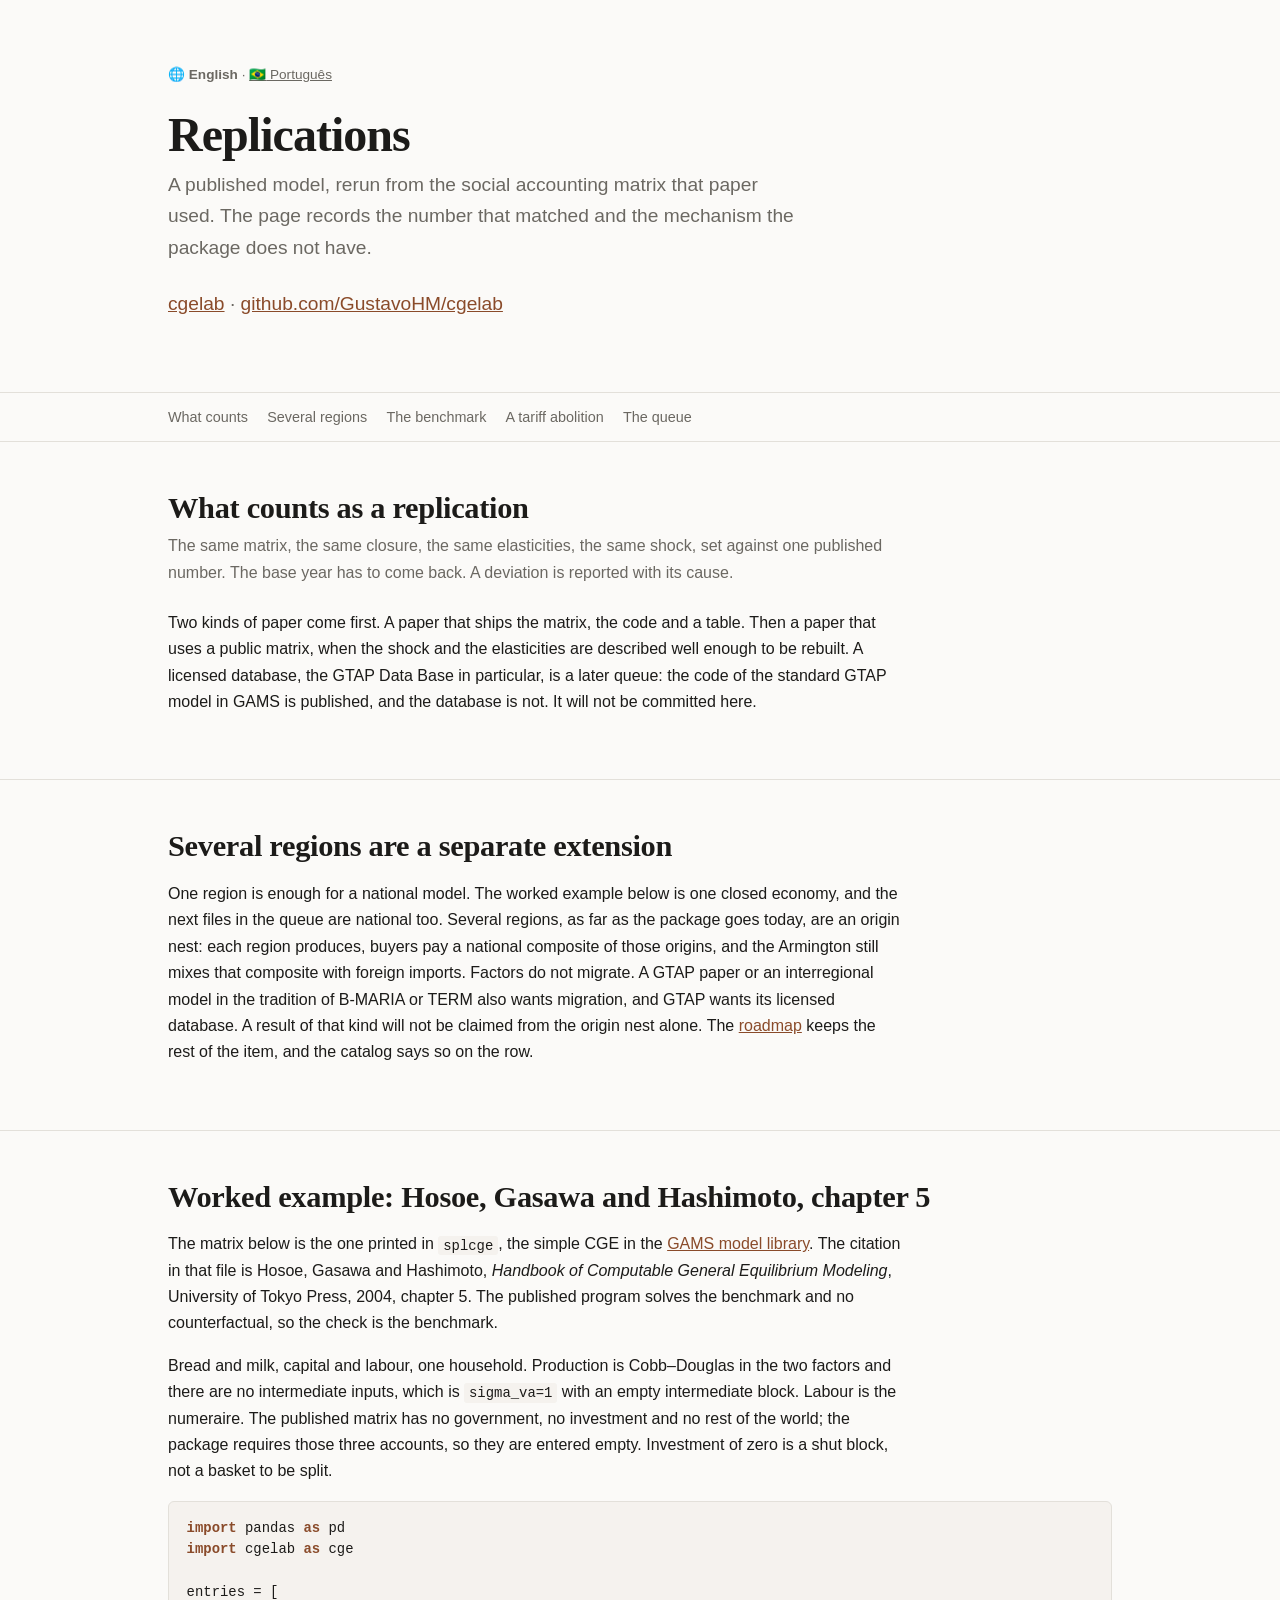
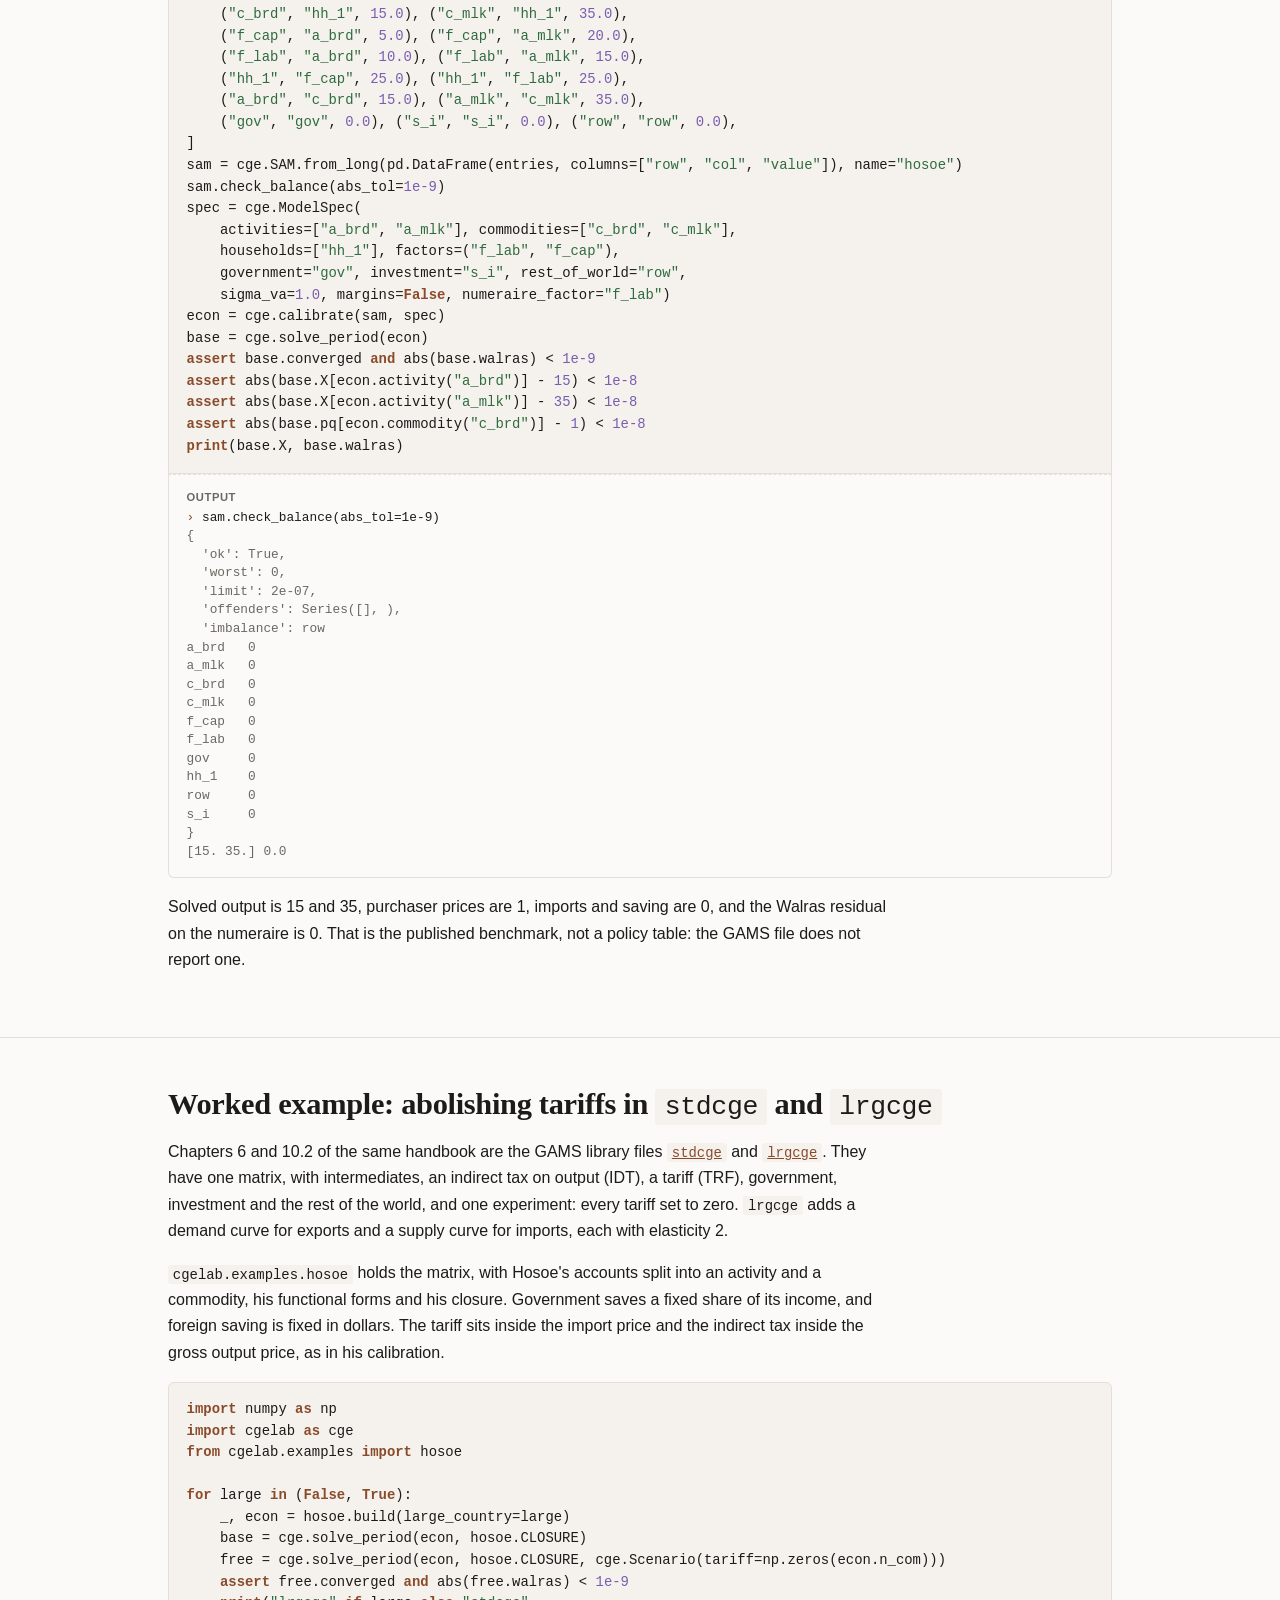
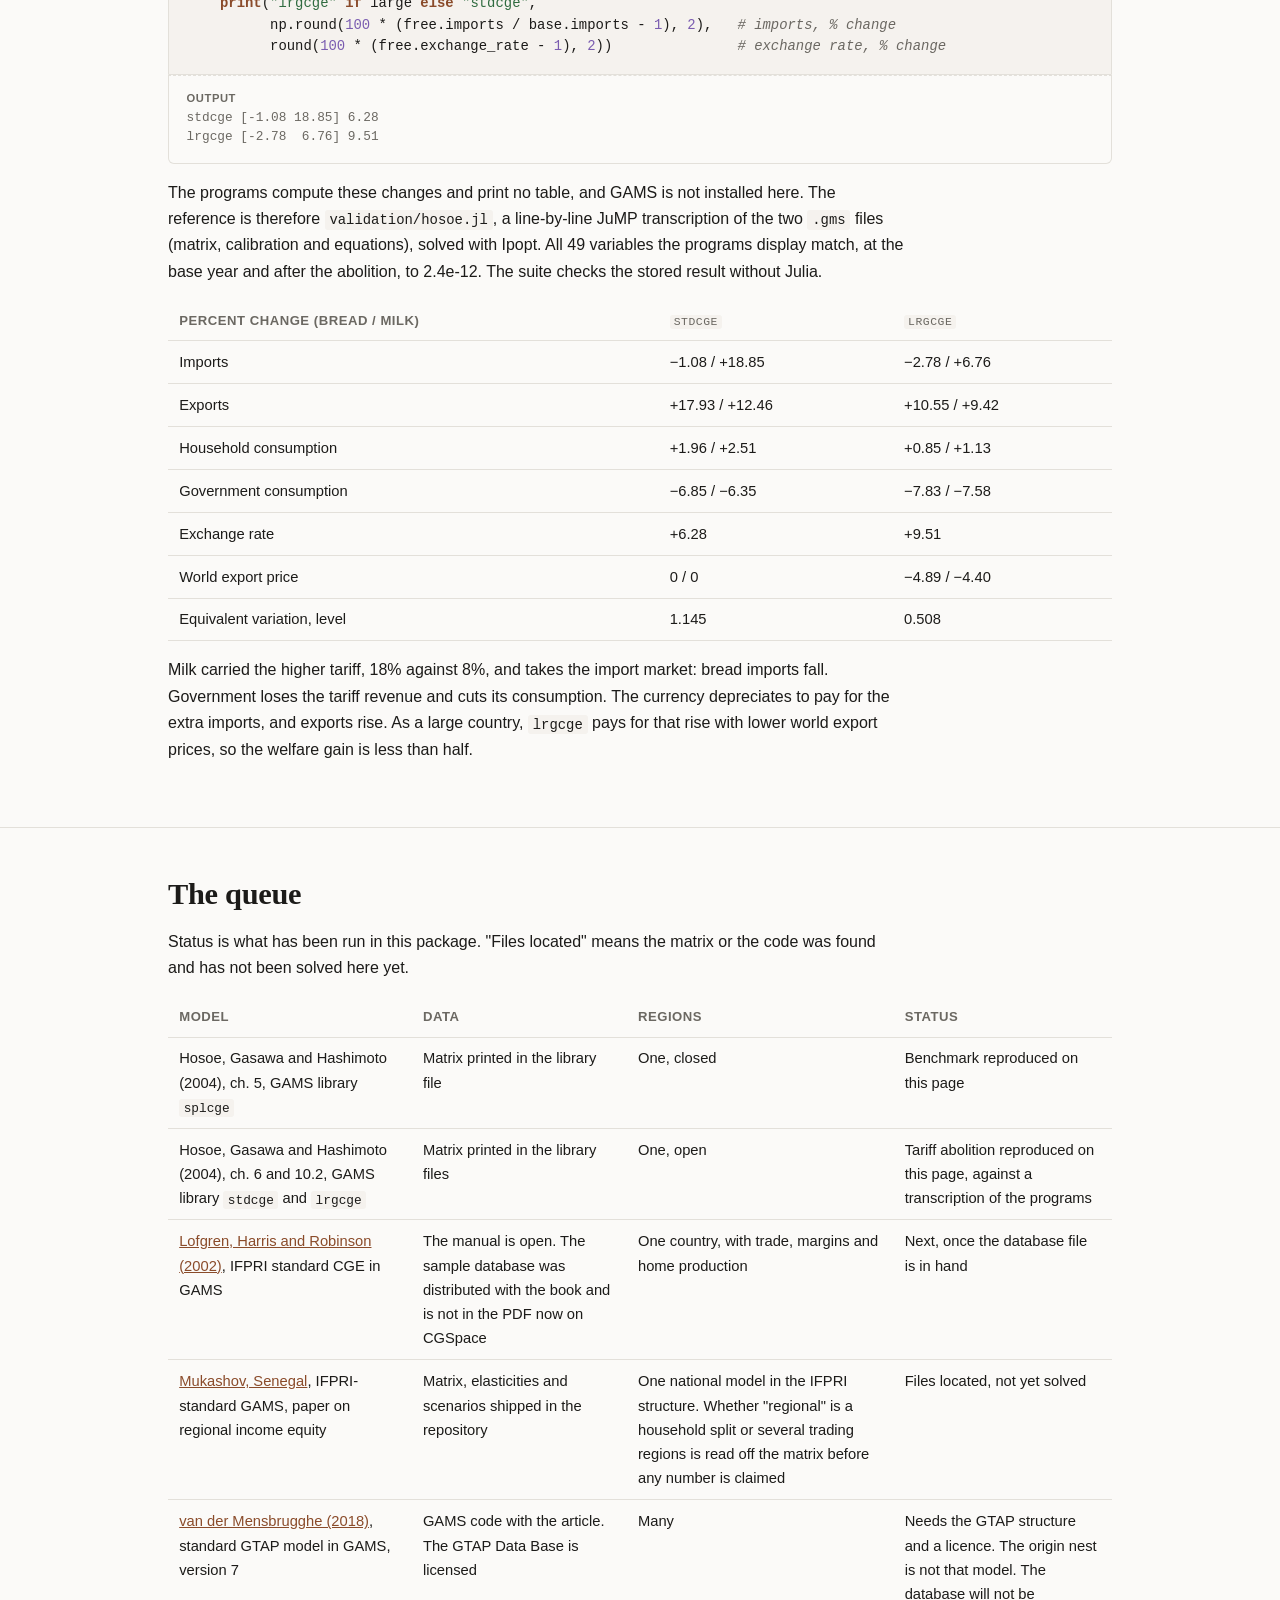
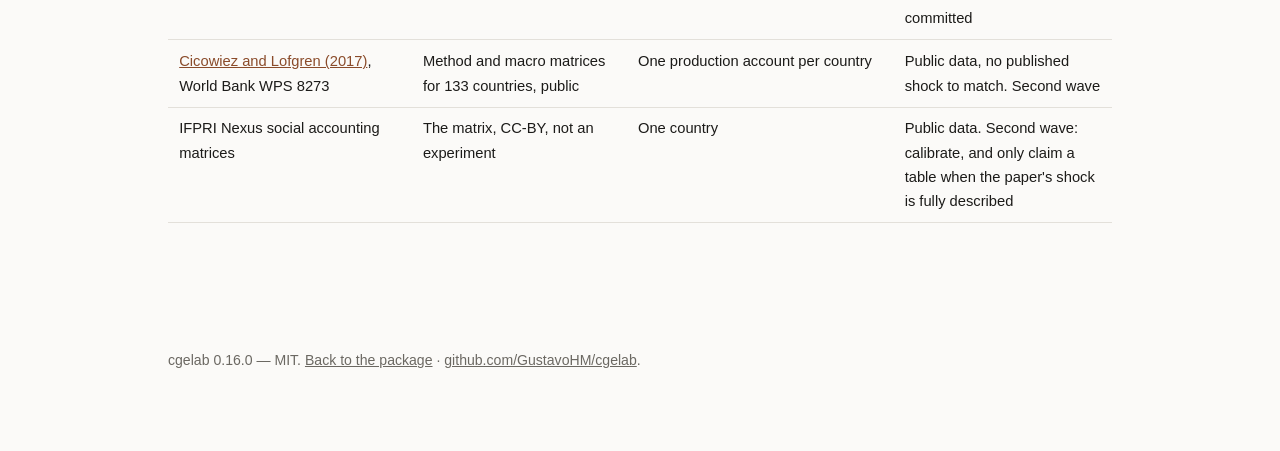
<file: site/replications.html>
<!doctype html>
<html lang="en">
<head>
<meta charset="utf-8">
<meta name="viewport" content="width=device-width, initial-scale=1">
<title>cgelab — replications</title>
<meta name="description" content="Published CGE models rerun in cgelab from their own social accounting matrix. One region first; several regions when the paper needs them.">
<link rel="alternate" hreflang="en" href="https://gustavohm.github.io/cgelab/replications.html">
<link rel="alternate" hreflang="pt-BR" href="https://gustavohm.github.io/cgelab/pt-br/replications.html">
<link rel="alternate" hreflang="x-default" href="https://gustavohm.github.io/cgelab/replications.html">
<link rel="stylesheet" href="style.css">
</head>
<body>

<header class="hero">
  <div class="wrap">
    <p class="lang"><strong><span aria-hidden="true">🌐</span> English</strong> · <a href="pt-br/replications.html" hreflang="pt-BR" lang="pt-BR"><span aria-hidden="true">🇧🇷</span> Português</a></p>
    <h1>Replications</h1>
    <p class="tag">A published model, rerun from the social accounting matrix that paper used.
    The page records the number that matched and the mechanism the package does not have.</p>
    <p class="tag"><a href="./">cgelab</a> · <a href="https://github.com/GustavoHM/cgelab">github.com/GustavoHM/cgelab</a></p>
  </div>
</header>

<nav class="toc"><div class="wrap"><ul>
  <li><a href="#scope">What counts</a></li>
  <li><a href="#regions">Several regions</a></li>
  <li><a href="#hosoe">The benchmark</a></li>
  <li><a href="#stdcge">A tariff abolition</a></li>
  <li><a href="#queue">The queue</a></li>
</ul></div></nav>

<main>

<section id="scope"><div class="wrap">
  <h2>What counts as a replication</h2>
  <p class="lede">The same matrix, the same closure, the same elasticities, the same shock, set
  against one published number. The base year has to come back. A deviation is reported with
  its cause.</p>
  <p>Two kinds of paper come first. A paper that ships the matrix, the code and a table. Then a
  paper that uses a public matrix, when the shock and the elasticities are described well enough
  to be rebuilt. A licensed database, the GTAP Data Base in particular, is a later queue: the
  code of the standard GTAP model in GAMS is published, and the database is not. It will not be
  committed here.</p>
</div></section>

<section id="regions"><div class="wrap">
  <h2>Several regions are a separate extension</h2>
  <p>One region is enough for a national model. The worked example below is one closed economy,
  and the next files in the queue are national too. Several regions, as far as the package
  goes today, are an origin nest: each region produces, buyers pay a national composite of
  those origins, and the Armington still mixes that composite with foreign imports. Factors
  do not migrate. A GTAP paper or an interregional model in the tradition of B-MARIA or TERM
  also wants migration, and GTAP wants its licensed database. A result of that kind will not
  be claimed from the origin nest alone. The
  <a href="https://github.com/GustavoHM/cgelab/blob/main/ROADMAP.md">roadmap</a> keeps the
  rest of the item, and the catalog says so on the row.</p>
</div></section>

<section id="hosoe"><div class="wrap">
  <h2>Worked example: Hosoe, Gasawa and Hashimoto, chapter 5</h2>
  <p>The matrix below is the one printed in <code>splcge</code>, the simple CGE in the
  <a href="https://www.gams.com/latest/gamslib_ml/libhtml/gamslib_splcge.html">GAMS model library</a>.
  The citation in that file is Hosoe, Gasawa and Hashimoto, <em>Handbook of Computable General
  Equilibrium Modeling</em>, University of Tokyo Press, 2004, chapter 5. The published program
  solves the benchmark and no counterfactual, so the check is the benchmark.</p>
  <p>Bread and milk, capital and labour, one household. Production is Cobb–Douglas in the two
  factors and there are no intermediate inputs, which is <code>sigma_va=1</code> with an empty
  intermediate block. Labour is the numeraire. The published matrix has no government, no
  investment and no rest of the world; the package requires those three accounts, so they are
  entered empty. Investment of zero is a shut block, not a basket to be split.</p>
<pre><code>import pandas as pd
import cgelab as cge

entries = [
    ("c_brd", "hh_1", 15.0), ("c_mlk", "hh_1", 35.0),
    ("f_cap", "a_brd", 5.0), ("f_cap", "a_mlk", 20.0),
    ("f_lab", "a_brd", 10.0), ("f_lab", "a_mlk", 15.0),
    ("hh_1", "f_cap", 25.0), ("hh_1", "f_lab", 25.0),
    ("a_brd", "c_brd", 15.0), ("a_mlk", "c_mlk", 35.0),
    ("gov", "gov", 0.0), ("s_i", "s_i", 0.0), ("row", "row", 0.0),
]
sam = cge.SAM.from_long(pd.DataFrame(entries, columns=["row", "col", "value"]), name="hosoe")
sam.check_balance(abs_tol=1e-9)
spec = cge.ModelSpec(
    activities=["a_brd", "a_mlk"], commodities=["c_brd", "c_mlk"],
    households=["hh_1"], factors=("f_lab", "f_cap"),
    government="gov", investment="s_i", rest_of_world="row",
    sigma_va=1.0, margins=False, numeraire_factor="f_lab")
econ = cge.calibrate(sam, spec)
base = cge.solve_period(econ)
assert base.converged and abs(base.walras) &lt; 1e-9
assert abs(base.X[econ.activity("a_brd")] - 15) &lt; 1e-8
assert abs(base.X[econ.activity("a_mlk")] - 35) &lt; 1e-8
assert abs(base.pq[econ.commodity("c_brd")] - 1) &lt; 1e-8
print(base.X, base.walras)</code></pre>
<pre class="output" data-label="Output"><code><span class="out-expr">sam.check_balance(abs_tol=1e-9)</span>
{
  'ok': True,
  'worst': 0,
  'limit': 2e-07,
  'offenders': Series([], ),
  'imbalance': row
a_brd   0
a_mlk   0
c_brd   0
c_mlk   0
f_cap   0
f_lab   0
gov     0
hh_1    0
row     0
s_i     0
}
[15. 35.] 0.0</code></pre>
  <p>Solved output is 15 and 35, purchaser prices are 1, imports and saving are 0, and the Walras
  residual on the numeraire is 0. That is the published benchmark, not a policy table: the GAMS
  file does not report one.</p>
</div></section>

<section id="stdcge"><div class="wrap">
  <h2>Worked example: abolishing tariffs in <code>stdcge</code> and <code>lrgcge</code></h2>
  <p>Chapters 6 and 10.2 of the same handbook are the GAMS library files
  <a href="https://www.gams.com/latest/gamslib_ml/libhtml/gamslib_stdcge.html"><code>stdcge</code></a>
  and <a href="https://www.gams.com/latest/gamslib_ml/libhtml/gamslib_lrgcge.html"><code>lrgcge</code></a>.
  They have one matrix, with intermediates, an indirect tax on output (IDT), a tariff (TRF),
  government, investment and the rest of the world, and one experiment: every tariff set to zero.
  <code>lrgcge</code> adds a demand curve for exports and a supply curve for imports, each with
  elasticity 2.</p>
  <p><code>cgelab.examples.hosoe</code> holds the matrix, with Hosoe's accounts split into an
  activity and a commodity, his functional forms and his closure. Government saves a fixed share
  of its income, and foreign saving is fixed in dollars. The tariff sits inside the import price
  and the indirect tax inside the gross output price, as in his calibration.</p>
<pre><code>import numpy as np
import cgelab as cge
from cgelab.examples import hosoe

for large in (False, True):
    _, econ = hosoe.build(large_country=large)
    base = cge.solve_period(econ, hosoe.CLOSURE)
    free = cge.solve_period(econ, hosoe.CLOSURE, cge.Scenario(tariff=np.zeros(econ.n_com)))
    assert free.converged and abs(free.walras) &lt; 1e-9
    print("lrgcge" if large else "stdcge",
          np.round(100 * (free.imports / base.imports - 1), 2),   # imports, % change
          round(100 * (free.exchange_rate - 1), 2))               # exchange rate, % change</code></pre>
<pre class="output" data-label="Output"><code>stdcge [-1.08 18.85] 6.28
lrgcge [-2.78  6.76] 9.51</code></pre>
  <p>The programs compute these changes and print no table, and GAMS is not installed here. The
  reference is therefore <code>validation/hosoe.jl</code>, a line-by-line JuMP transcription of
  the two <code>.gms</code> files (matrix, calibration and equations), solved with Ipopt. All 49
  variables the programs display match, at the base year and after the abolition, to 2.4e-12.
  The suite checks the stored result without Julia.</p>
  <table>
    <thead><tr><th>Percent change (bread / milk)</th><th><code>stdcge</code></th><th><code>lrgcge</code></th></tr></thead>
    <tbody>
      <tr><td>Imports</td><td>−1.08 / +18.85</td><td>−2.78 / +6.76</td></tr>
      <tr><td>Exports</td><td>+17.93 / +12.46</td><td>+10.55 / +9.42</td></tr>
      <tr><td>Household consumption</td><td>+1.96 / +2.51</td><td>+0.85 / +1.13</td></tr>
      <tr><td>Government consumption</td><td>−6.85 / −6.35</td><td>−7.83 / −7.58</td></tr>
      <tr><td>Exchange rate</td><td>+6.28</td><td>+9.51</td></tr>
      <tr><td>World export price</td><td>0 / 0</td><td>−4.89 / −4.40</td></tr>
      <tr><td>Equivalent variation, level</td><td>1.145</td><td>0.508</td></tr>
    </tbody>
  </table>
  <p>Milk carried the higher tariff, 18% against 8%, and takes the import market: bread
  imports fall. Government loses the tariff revenue and cuts its consumption. The currency
  depreciates to pay for the extra imports, and exports rise. As a large country,
  <code>lrgcge</code> pays for that rise with lower world export prices, so the welfare gain is
  less than half.</p>
</div></section>

<section id="queue"><div class="wrap">
  <h2>The queue</h2>
  <p>Status is what has been run in this package. "Files located" means the matrix or the code
  was found and has not been solved here yet.</p>
  <table>
    <thead><tr><th>Model</th><th>Data</th><th>Regions</th><th>Status</th></tr></thead>
    <tbody>
      <tr>
        <td>Hosoe, Gasawa and Hashimoto (2004), ch. 5, GAMS library <code>splcge</code></td>
        <td>Matrix printed in the library file</td>
        <td>One, closed</td>
        <td>Benchmark reproduced on this page</td>
      </tr>
      <tr>
        <td>Hosoe, Gasawa and Hashimoto (2004), ch. 6 and 10.2, GAMS library <code>stdcge</code> and <code>lrgcge</code></td>
        <td>Matrix printed in the library files</td>
        <td>One, open</td>
        <td>Tariff abolition reproduced on this page, against a transcription of the programs</td>
      </tr>
      <tr>
        <td><a href="https://hdl.handle.net/10568/158026">Lofgren, Harris and Robinson (2002)</a>, IFPRI standard CGE in GAMS</td>
        <td>The manual is open. The sample database was distributed with the book and is not in the PDF now on CGSpace</td>
        <td>One country, with trade, margins and home production</td>
        <td>Next, once the database file is in hand</td>
      </tr>
      <tr>
        <td><a href="https://github.com/askarmukashov/senegal-cge-replication">Mukashov, Senegal</a>, IFPRI-standard GAMS, paper on regional income equity</td>
        <td>Matrix, elasticities and scenarios shipped in the repository</td>
        <td>One national model in the IFPRI structure. Whether "regional" is a household split or several trading regions is read off the matrix before any number is claimed</td>
        <td>Files located, not yet solved</td>
      </tr>
      <tr>
        <td><a href="https://doi.org/10.21642/JGEA.030101AF">van der Mensbrugghe (2018)</a>, standard GTAP model in GAMS, version 7</td>
        <td>GAMS code with the article. The GTAP Data Base is licensed</td>
        <td>Many</td>
        <td>Needs the GTAP structure and a licence. The origin nest is not that model. The database will not be committed</td>
      </tr>
      <tr>
        <td><a href="https://documents.worldbank.org/en/publication/documents-reports/documentdetail/781071513192965037">Cicowiez and Lofgren (2017)</a>, World Bank WPS 8273</td>
        <td>Method and macro matrices for 133 countries, public</td>
        <td>One production account per country</td>
        <td>Public data, no published shock to match. Second wave</td>
      </tr>
      <tr>
        <td>IFPRI Nexus social accounting matrices</td>
        <td>The matrix, CC-BY, not an experiment</td>
        <td>One country</td>
        <td>Public data. Second wave: calibrate, and only claim a table when the paper's shock is fully described</td>
      </tr>
    </tbody>
  </table>
</div></section>

</main>

<footer><div class="wrap">
  <p>cgelab 0.16.0 — MIT. <a href="./">Back to the package</a> ·
  <a href="https://github.com/GustavoHM/cgelab">github.com/GustavoHM/cgelab</a>.</p>
</div></footer>

<script src="highlight.js"></script>
</body>
</html>
</file>
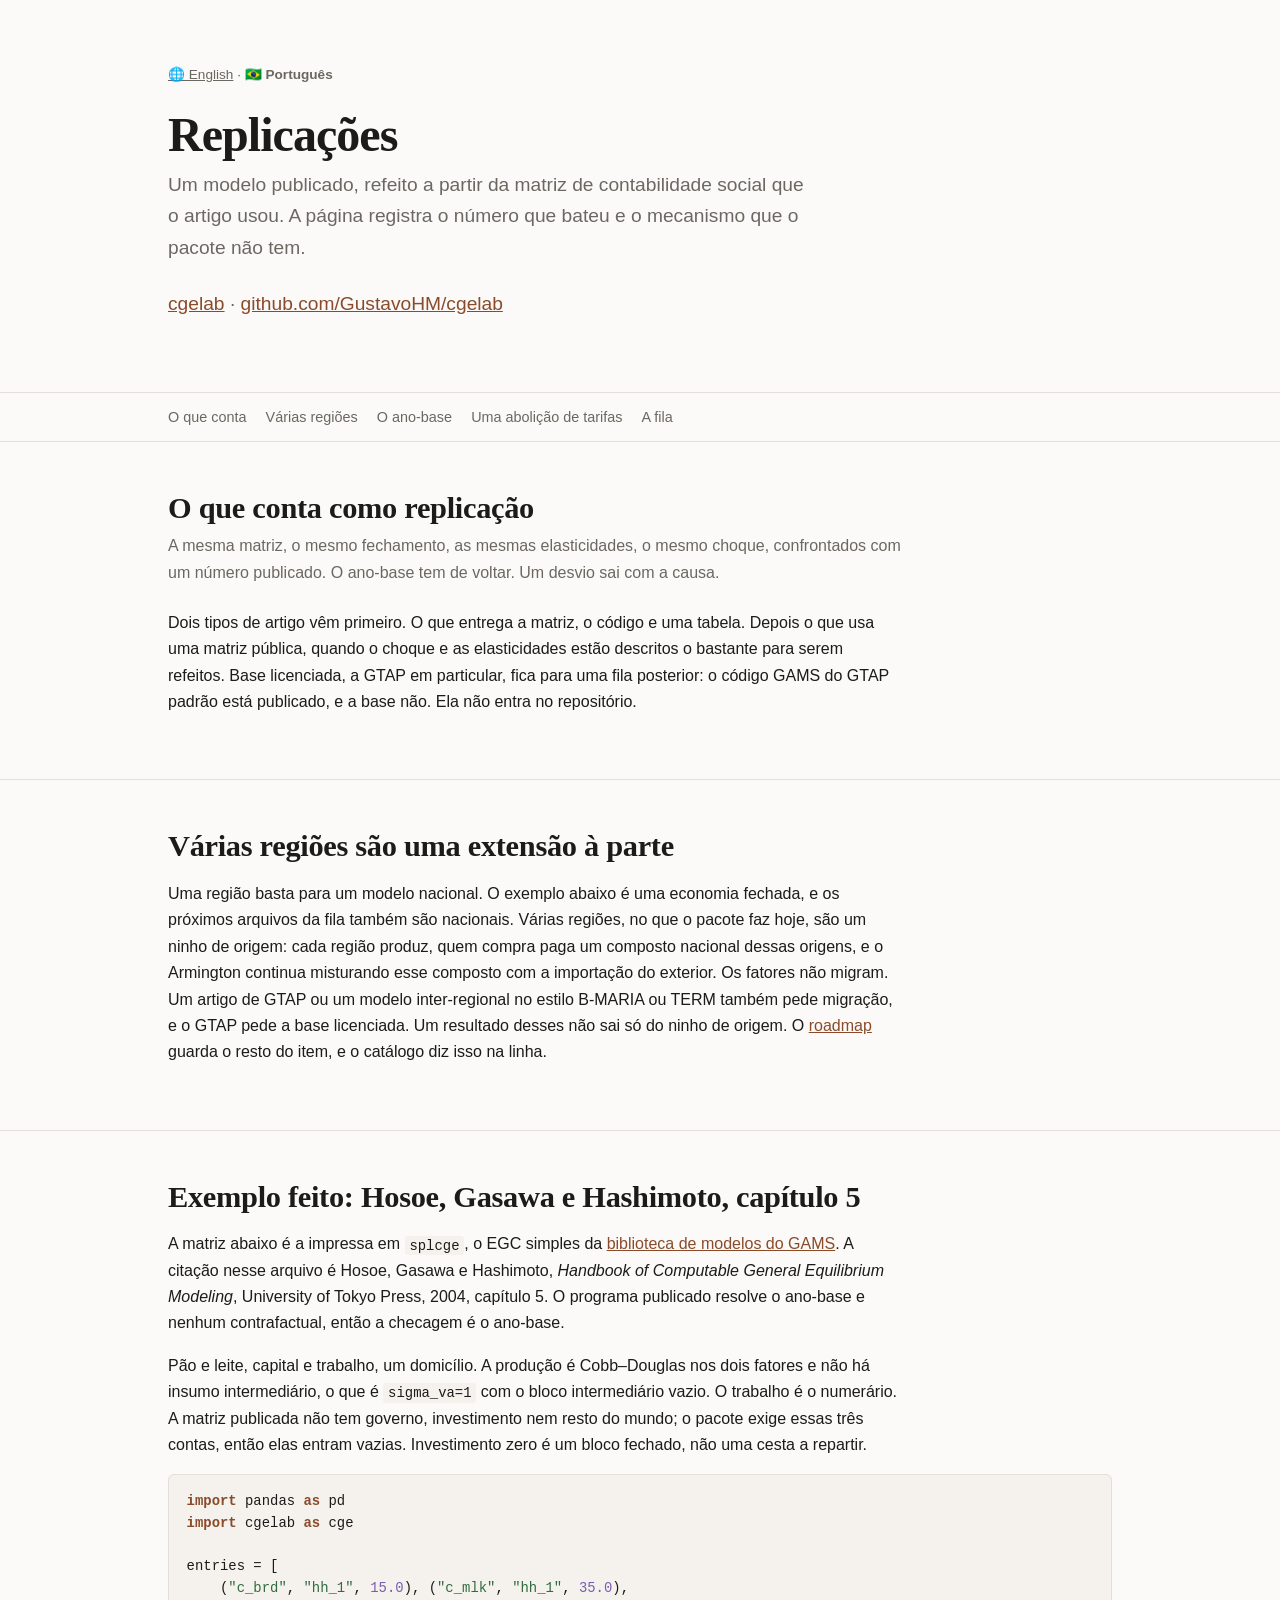
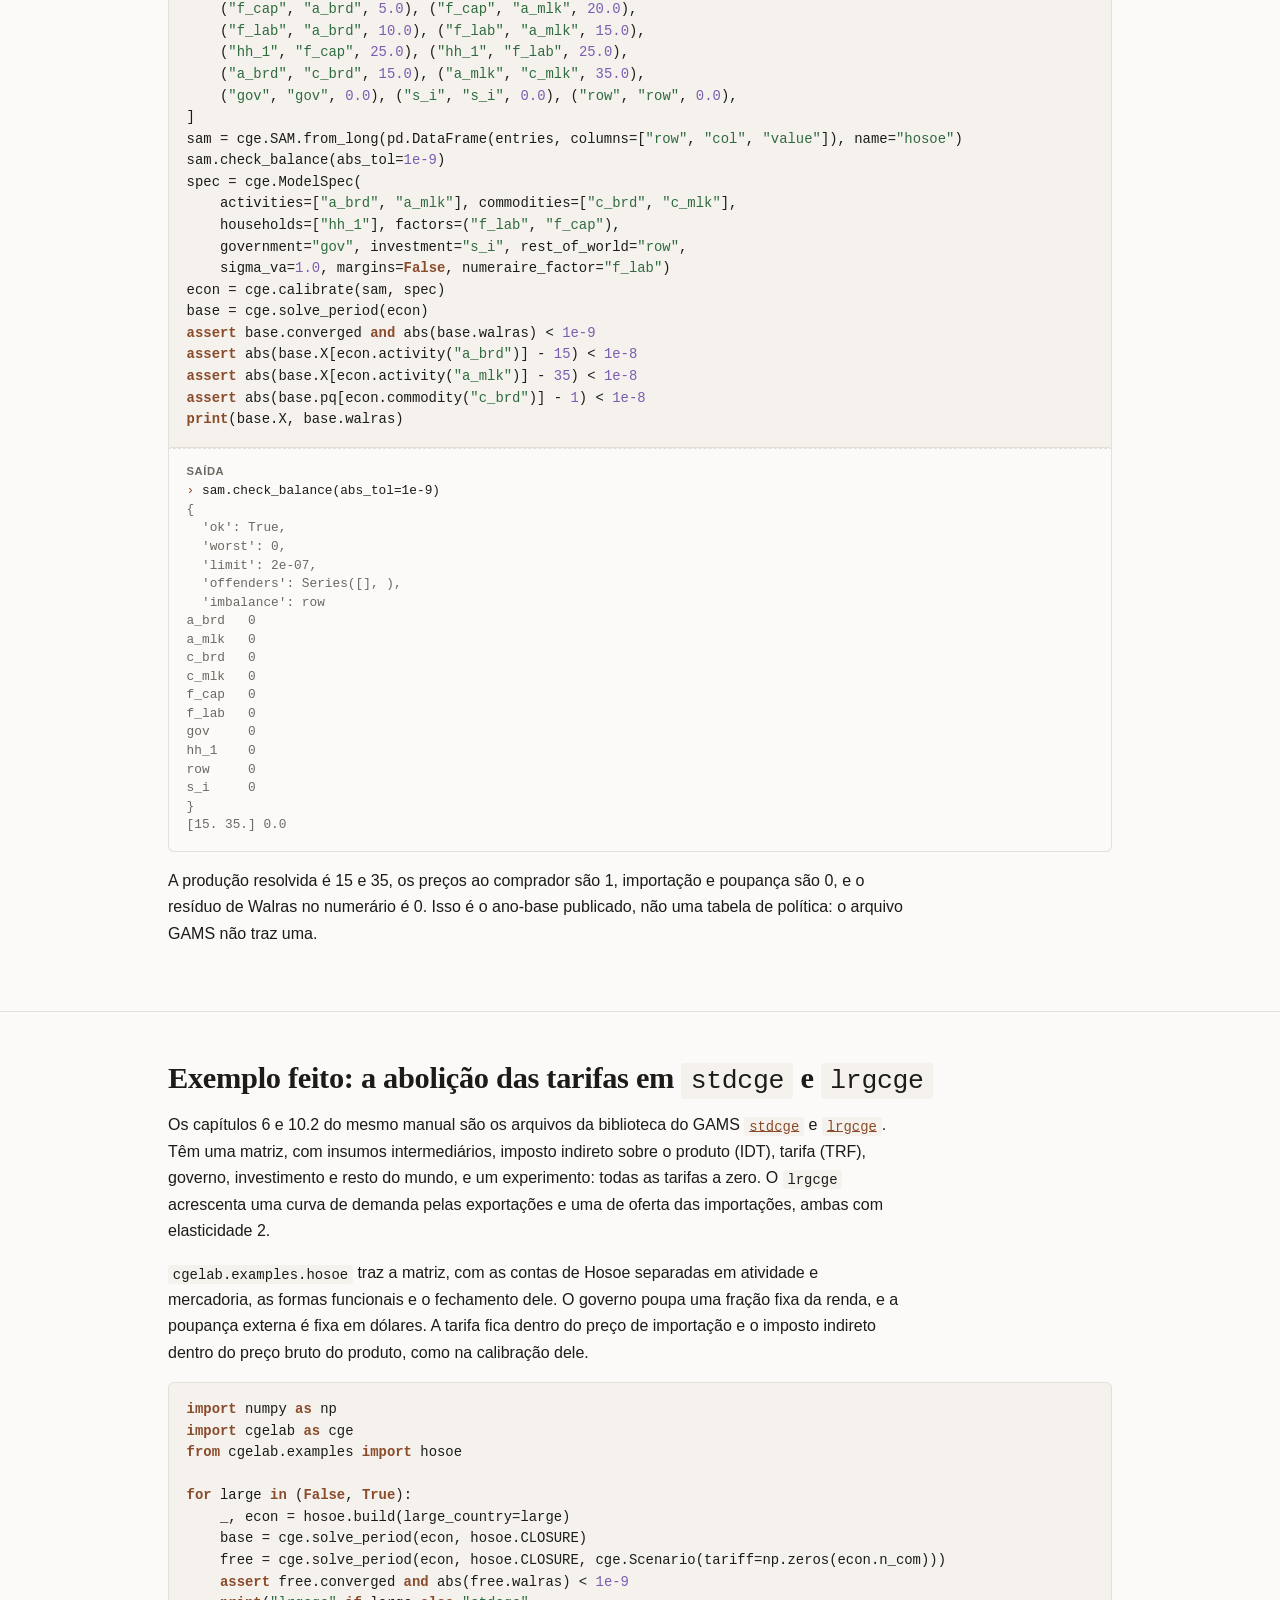
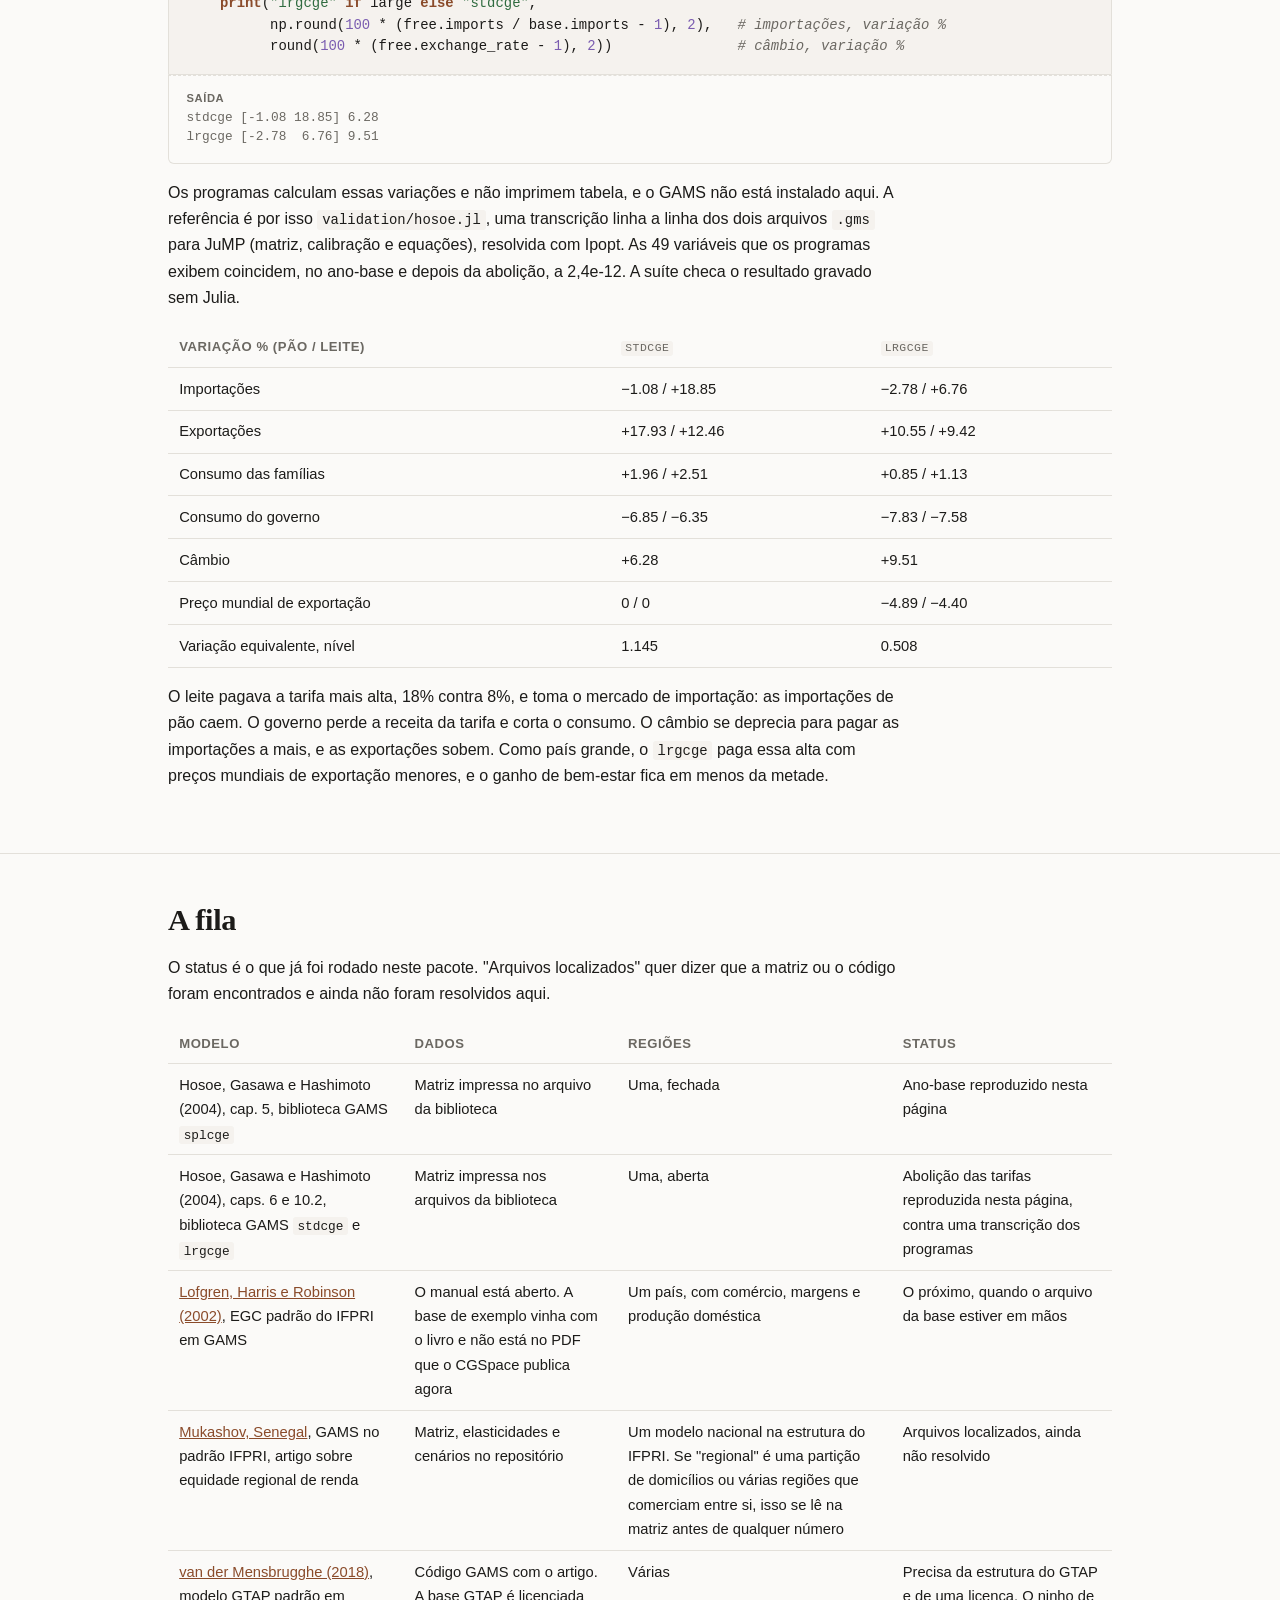
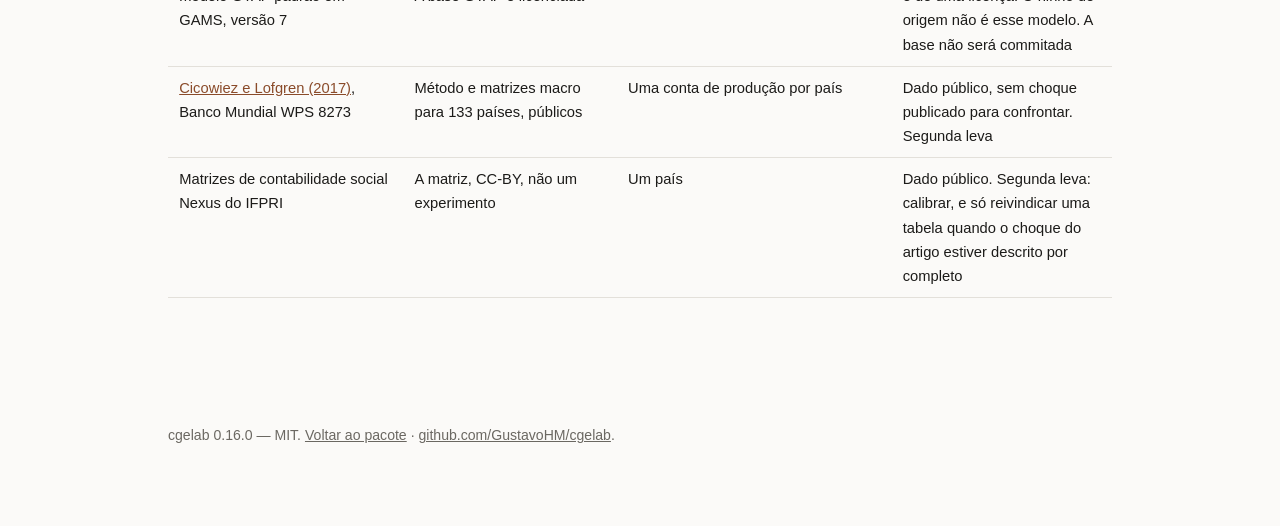
<file: site/pt-br/replications.html>
<!doctype html>
<html lang="pt-BR">
<head>
<meta charset="utf-8">
<meta name="viewport" content="width=device-width, initial-scale=1">
<title>cgelab — replicações</title>
<meta name="description" content="Modelos EGC publicados refeitos no cgelab a partir da matriz de contabilidade social do próprio artigo. Uma região primeiro; várias regiões quando o artigo precisa delas.">
<link rel="alternate" hreflang="en" href="https://gustavohm.github.io/cgelab/replications.html">
<link rel="alternate" hreflang="pt-BR" href="https://gustavohm.github.io/cgelab/pt-br/replications.html">
<link rel="alternate" hreflang="x-default" href="https://gustavohm.github.io/cgelab/replications.html">
<link rel="stylesheet" href="../style.css">
</head>
<body>

<header class="hero">
  <div class="wrap">
    <p class="lang"><a href="../replications.html" hreflang="en" lang="en"><span aria-hidden="true">🌐</span> English</a> · <strong><span aria-hidden="true">🇧🇷</span> Português</strong></p>
    <h1>Replicações</h1>
    <p class="tag">Um modelo publicado, refeito a partir da matriz de contabilidade social que o
    artigo usou. A página registra o número que bateu e o mecanismo que o pacote não tem.</p>
    <p class="tag"><a href="./">cgelab</a> · <a href="https://github.com/GustavoHM/cgelab">github.com/GustavoHM/cgelab</a></p>
  </div>
</header>

<nav class="toc"><div class="wrap"><ul>
  <li><a href="#criterio">O que conta</a></li>
  <li><a href="#regioes">Várias regiões</a></li>
  <li><a href="#hosoe">O ano-base</a></li>
  <li><a href="#stdcge">Uma abolição de tarifas</a></li>
  <li><a href="#fila">A fila</a></li>
</ul></div></nav>

<main>

<section id="criterio"><div class="wrap">
  <h2>O que conta como replicação</h2>
  <p class="lede">A mesma matriz, o mesmo fechamento, as mesmas elasticidades, o mesmo choque,
  confrontados com um número publicado. O ano-base tem de voltar. Um desvio sai com a causa.</p>
  <p>Dois tipos de artigo vêm primeiro. O que entrega a matriz, o código e uma tabela. Depois o
  que usa uma matriz pública, quando o choque e as elasticidades estão descritos o bastante para
  serem refeitos. Base licenciada, a GTAP em particular, fica para uma fila posterior: o código
  GAMS do GTAP padrão está publicado, e a base não. Ela não entra no repositório.</p>
</div></section>

<section id="regioes"><div class="wrap">
  <h2>Várias regiões são uma extensão à parte</h2>
  <p>Uma região basta para um modelo nacional. O exemplo abaixo é uma economia fechada, e os
  próximos arquivos da fila também são nacionais. Várias regiões, no que o pacote faz hoje, são
  um ninho de origem: cada região produz, quem compra paga um composto nacional dessas origens,
  e o Armington continua misturando esse composto com a importação do exterior. Os fatores não
  migram. Um artigo de GTAP ou um modelo inter-regional no estilo B-MARIA ou TERM também pede
  migração, e o GTAP pede a base licenciada. Um resultado desses não sai só do ninho de origem.
  O <a href="https://github.com/GustavoHM/cgelab/blob/main/ROADMAP.md">roadmap</a> guarda o
  resto do item, e o catálogo diz isso na linha.</p>
</div></section>

<section id="hosoe"><div class="wrap">
  <h2>Exemplo feito: Hosoe, Gasawa e Hashimoto, capítulo 5</h2>
  <p>A matriz abaixo é a impressa em <code>splcge</code>, o EGC simples da
  <a href="https://www.gams.com/latest/gamslib_ml/libhtml/gamslib_splcge.html">biblioteca de modelos do GAMS</a>.
  A citação nesse arquivo é Hosoe, Gasawa e Hashimoto, <em>Handbook of Computable General
  Equilibrium Modeling</em>, University of Tokyo Press, 2004, capítulo 5. O programa publicado
  resolve o ano-base e nenhum contrafactual, então a checagem é o ano-base.</p>
  <p>Pão e leite, capital e trabalho, um domicílio. A produção é Cobb–Douglas nos dois fatores e
  não há insumo intermediário, o que é <code>sigma_va=1</code> com o bloco intermediário vazio.
  O trabalho é o numerário. A matriz publicada não tem governo, investimento nem resto do mundo;
  o pacote exige essas três contas, então elas entram vazias. Investimento zero é um bloco
  fechado, não uma cesta a repartir.</p>
<pre><code>import pandas as pd
import cgelab as cge

entries = [
    ("c_brd", "hh_1", 15.0), ("c_mlk", "hh_1", 35.0),
    ("f_cap", "a_brd", 5.0), ("f_cap", "a_mlk", 20.0),
    ("f_lab", "a_brd", 10.0), ("f_lab", "a_mlk", 15.0),
    ("hh_1", "f_cap", 25.0), ("hh_1", "f_lab", 25.0),
    ("a_brd", "c_brd", 15.0), ("a_mlk", "c_mlk", 35.0),
    ("gov", "gov", 0.0), ("s_i", "s_i", 0.0), ("row", "row", 0.0),
]
sam = cge.SAM.from_long(pd.DataFrame(entries, columns=["row", "col", "value"]), name="hosoe")
sam.check_balance(abs_tol=1e-9)
spec = cge.ModelSpec(
    activities=["a_brd", "a_mlk"], commodities=["c_brd", "c_mlk"],
    households=["hh_1"], factors=("f_lab", "f_cap"),
    government="gov", investment="s_i", rest_of_world="row",
    sigma_va=1.0, margins=False, numeraire_factor="f_lab")
econ = cge.calibrate(sam, spec)
base = cge.solve_period(econ)
assert base.converged and abs(base.walras) &lt; 1e-9
assert abs(base.X[econ.activity("a_brd")] - 15) &lt; 1e-8
assert abs(base.X[econ.activity("a_mlk")] - 35) &lt; 1e-8
assert abs(base.pq[econ.commodity("c_brd")] - 1) &lt; 1e-8
print(base.X, base.walras)</code></pre>
<pre class="output" data-label="Saída"><code><span class="out-expr">sam.check_balance(abs_tol=1e-9)</span>
{
  'ok': True,
  'worst': 0,
  'limit': 2e-07,
  'offenders': Series([], ),
  'imbalance': row
a_brd   0
a_mlk   0
c_brd   0
c_mlk   0
f_cap   0
f_lab   0
gov     0
hh_1    0
row     0
s_i     0
}
[15. 35.] 0.0</code></pre>
  <p>A produção resolvida é 15 e 35, os preços ao comprador são 1, importação e poupança são 0, e
  o resíduo de Walras no numerário é 0. Isso é o ano-base publicado, não uma tabela de política:
  o arquivo GAMS não traz uma.</p>
</div></section>

<section id="stdcge"><div class="wrap">
  <h2>Exemplo feito: a abolição das tarifas em <code>stdcge</code> e <code>lrgcge</code></h2>
  <p>Os capítulos 6 e 10.2 do mesmo manual são os arquivos da biblioteca do GAMS
  <a href="https://www.gams.com/latest/gamslib_ml/libhtml/gamslib_stdcge.html"><code>stdcge</code></a>
  e <a href="https://www.gams.com/latest/gamslib_ml/libhtml/gamslib_lrgcge.html"><code>lrgcge</code></a>.
  Têm uma matriz, com insumos intermediários, imposto indireto sobre o produto (IDT), tarifa
  (TRF), governo, investimento e resto do mundo, e um experimento: todas as tarifas a zero. O
  <code>lrgcge</code> acrescenta uma curva de demanda pelas exportações e uma de oferta das
  importações, ambas com elasticidade 2.</p>
  <p><code>cgelab.examples.hosoe</code> traz a matriz, com as contas de Hosoe separadas em
  atividade e mercadoria, as formas funcionais e o fechamento dele. O governo poupa uma fração
  fixa da renda, e a poupança externa é fixa em dólares. A tarifa fica dentro do preço de
  importação e o imposto indireto dentro do preço bruto do produto, como na calibração dele.</p>
<pre><code>import numpy as np
import cgelab as cge
from cgelab.examples import hosoe

for large in (False, True):
    _, econ = hosoe.build(large_country=large)
    base = cge.solve_period(econ, hosoe.CLOSURE)
    free = cge.solve_period(econ, hosoe.CLOSURE, cge.Scenario(tariff=np.zeros(econ.n_com)))
    assert free.converged and abs(free.walras) &lt; 1e-9
    print("lrgcge" if large else "stdcge",
          np.round(100 * (free.imports / base.imports - 1), 2),   # importações, variação %
          round(100 * (free.exchange_rate - 1), 2))               # câmbio, variação %</code></pre>
<pre class="output" data-label="Saída"><code>stdcge [-1.08 18.85] 6.28
lrgcge [-2.78  6.76] 9.51</code></pre>
  <p>Os programas calculam essas variações e não imprimem tabela, e o GAMS não está instalado
  aqui. A referência é por isso <code>validation/hosoe.jl</code>, uma transcrição linha a linha
  dos dois arquivos <code>.gms</code> para JuMP (matriz, calibração e equações), resolvida com
  Ipopt. As 49 variáveis que os programas exibem coincidem, no ano-base e depois da abolição, a
  2,4e-12. A suíte checa o resultado gravado sem Julia.</p>
  <table>
    <thead><tr><th>Variação % (pão / leite)</th><th><code>stdcge</code></th><th><code>lrgcge</code></th></tr></thead>
    <tbody>
      <tr><td>Importações</td><td>−1.08 / +18.85</td><td>−2.78 / +6.76</td></tr>
      <tr><td>Exportações</td><td>+17.93 / +12.46</td><td>+10.55 / +9.42</td></tr>
      <tr><td>Consumo das famílias</td><td>+1.96 / +2.51</td><td>+0.85 / +1.13</td></tr>
      <tr><td>Consumo do governo</td><td>−6.85 / −6.35</td><td>−7.83 / −7.58</td></tr>
      <tr><td>Câmbio</td><td>+6.28</td><td>+9.51</td></tr>
      <tr><td>Preço mundial de exportação</td><td>0 / 0</td><td>−4.89 / −4.40</td></tr>
      <tr><td>Variação equivalente, nível</td><td>1.145</td><td>0.508</td></tr>
    </tbody>
  </table>
  <p>O leite pagava a tarifa mais alta, 18% contra 8%, e toma o mercado de importação: as
  importações de pão caem. O governo perde a receita da tarifa e corta o consumo. O câmbio se
  deprecia para pagar as importações a mais, e as exportações sobem. Como país grande, o
  <code>lrgcge</code> paga essa alta com preços mundiais de exportação menores, e o ganho de
  bem-estar fica em menos da metade.</p>
</div></section>

<section id="fila"><div class="wrap">
  <h2>A fila</h2>
  <p>O status é o que já foi rodado neste pacote. "Arquivos localizados" quer dizer que a matriz
  ou o código foram encontrados e ainda não foram resolvidos aqui.</p>
  <table>
    <thead><tr><th>Modelo</th><th>Dados</th><th>Regiões</th><th>Status</th></tr></thead>
    <tbody>
      <tr>
        <td>Hosoe, Gasawa e Hashimoto (2004), cap. 5, biblioteca GAMS <code>splcge</code></td>
        <td>Matriz impressa no arquivo da biblioteca</td>
        <td>Uma, fechada</td>
        <td>Ano-base reproduzido nesta página</td>
      </tr>
      <tr>
        <td>Hosoe, Gasawa e Hashimoto (2004), caps. 6 e 10.2, biblioteca GAMS <code>stdcge</code> e <code>lrgcge</code></td>
        <td>Matriz impressa nos arquivos da biblioteca</td>
        <td>Uma, aberta</td>
        <td>Abolição das tarifas reproduzida nesta página, contra uma transcrição dos programas</td>
      </tr>
      <tr>
        <td><a href="https://hdl.handle.net/10568/158026">Lofgren, Harris e Robinson (2002)</a>, EGC padrão do IFPRI em GAMS</td>
        <td>O manual está aberto. A base de exemplo vinha com o livro e não está no PDF que o CGSpace publica agora</td>
        <td>Um país, com comércio, margens e produção doméstica</td>
        <td>O próximo, quando o arquivo da base estiver em mãos</td>
      </tr>
      <tr>
        <td><a href="https://github.com/askarmukashov/senegal-cge-replication">Mukashov, Senegal</a>, GAMS no padrão IFPRI, artigo sobre equidade regional de renda</td>
        <td>Matriz, elasticidades e cenários no repositório</td>
        <td>Um modelo nacional na estrutura do IFPRI. Se "regional" é uma partição de domicílios ou várias regiões que comerciam entre si, isso se lê na matriz antes de qualquer número</td>
        <td>Arquivos localizados, ainda não resolvido</td>
      </tr>
      <tr>
        <td><a href="https://doi.org/10.21642/JGEA.030101AF">van der Mensbrugghe (2018)</a>, modelo GTAP padrão em GAMS, versão 7</td>
        <td>Código GAMS com o artigo. A base GTAP é licenciada</td>
        <td>Várias</td>
        <td>Precisa da estrutura do GTAP e de uma licença. O ninho de origem não é esse modelo. A base não será commitada</td>
      </tr>
      <tr>
        <td><a href="https://documents.worldbank.org/en/publication/documents-reports/documentdetail/781071513192965037">Cicowiez e Lofgren (2017)</a>, Banco Mundial WPS 8273</td>
        <td>Método e matrizes macro para 133 países, públicos</td>
        <td>Uma conta de produção por país</td>
        <td>Dado público, sem choque publicado para confrontar. Segunda leva</td>
      </tr>
      <tr>
        <td>Matrizes de contabilidade social Nexus do IFPRI</td>
        <td>A matriz, CC-BY, não um experimento</td>
        <td>Um país</td>
        <td>Dado público. Segunda leva: calibrar, e só reivindicar uma tabela quando o choque do artigo estiver descrito por completo</td>
      </tr>
    </tbody>
  </table>
</div></section>

</main>

<footer><div class="wrap">
  <p>cgelab 0.16.0 — MIT. <a href="./">Voltar ao pacote</a> ·
  <a href="https://github.com/GustavoHM/cgelab">github.com/GustavoHM/cgelab</a>.</p>
</div></footer>

<script src="../highlight.js"></script>
</body>
</html>
</file>
<file: site/style.css>
/* Folha única, sem dependências: o site tem de funcionar num GitHub Pages sem build. */
:root {
  --bg: #fbfaf8;
  --fg: #1c1b19;
  --muted: #6b6862;
  --rule: #e3e0da;
  --accent: #8a4b2a;
  --accent-soft: #f3ece7;
  --code-bg: #f5f2ee;
  --ok: #2f6b3f;
  --mono: ui-monospace, SFMono-Regular, "SF Mono", Menlo, Consolas, monospace;
  --serif: "Iowan Old Style", "Palatino Linotype", Palatino, Georgia, serif;
  --sans: -apple-system, BlinkMacSystemFont, "Segoe UI", Roboto, Helvetica, Arial, sans-serif;
}
@media (prefers-color-scheme: dark) {
  :root {
    --bg: #171614; --fg: #e8e5df; --muted: #9a958c; --rule: #302d28;
    --accent: #d99a6c; --accent-soft: #2a2320; --code-bg: #1f1d1a; --ok: #7fbf8f;
  }
}
* { box-sizing: border-box; }
html { scroll-behavior: smooth; }
body {
  margin: 0; background: var(--bg); color: var(--fg);
  font: 16px/1.65 var(--sans); -webkit-font-smoothing: antialiased;
}
.wrap { max-width: 62rem; margin: 0 auto; padding: 0 1.5rem; }

header.hero { border-bottom: 1px solid var(--rule); padding: 4rem 0 3rem; }
.hero h1 { font: 700 3rem/1.05 var(--serif); margin: 0 0 .5rem; letter-spacing: -.02em; }
.hero .tag { font-size: 1.2rem; color: var(--muted); max-width: 40rem; margin: 0 0 1.5rem; }
.hero .lang { font-size: .85rem; color: var(--muted); margin: 0 0 1.5rem; }
.hero .lang a { color: var(--muted); }
.hero .pills { display: flex; flex-wrap: wrap; gap: .5rem; }
.pill {
  font: 500 .8rem var(--sans); padding: .25rem .7rem; border-radius: 999px;
  background: var(--accent-soft); color: var(--accent); border: 1px solid var(--rule);
}
nav.toc {
  position: sticky; top: 0; z-index: 5; background: var(--bg);
  border-bottom: 1px solid var(--rule); padding: .7rem 0;
}
nav.toc ul { display: flex; flex-wrap: wrap; gap: 1.2rem; list-style: none; margin: 0; padding: 0; }
nav.toc a { color: var(--muted); text-decoration: none; font-size: .9rem; }
nav.toc a:hover { color: var(--accent); }

main section { padding: 3rem 0; border-bottom: 1px solid var(--rule); }
main section:last-child { border-bottom: 0; }
h2 { font: 600 1.9rem/1.2 var(--serif); margin: 0 0 .4rem; letter-spacing: -.01em; }
h3 { font: 600 1.15rem/1.3 var(--sans); margin: 2rem 0 .5rem; }
h2 + p.lede { color: var(--muted); margin: 0 0 1.5rem; max-width: 46rem; }
p, li { max-width: 46rem; }
a { color: var(--accent); }
code { font: .87em var(--mono); background: var(--code-bg); padding: .12em .35em; border-radius: 3px; }
pre {
  background: var(--code-bg); border: 1px solid var(--rule); border-radius: 6px;
  padding: 1rem 1.1rem; overflow-x: auto; margin: 1rem 0; font-size: .87rem; line-height: 1.55;
}
pre code { background: none; padding: 0; font-size: 1em; }
/* What a block prints, right under it, so the reader sees what the program does without running
   it. Written by tools/check_site_examples.py --write, never by hand. */
pre:has(+ pre.output) { border-radius: 6px 6px 0 0; margin-bottom: 0; }
pre.output {
  margin-top: 0; border-top: 1px dashed var(--rule); border-radius: 0 0 6px 6px; background: var(--bg);
  color: var(--muted); font-size: .8rem; line-height: 1.45; max-height: 26rem; overflow: auto;
}
pre.output::before {
  content: attr(data-label); display: block; margin-bottom: .35rem; font: 600 .7rem var(--sans);
  text-transform: uppercase; letter-spacing: .05em; color: var(--muted);
}
pre.output .out-expr { color: var(--fg); }
pre.output .out-expr::before { content: "\203A  "; color: var(--accent); }
.tok-kw { color: var(--accent); font-weight: 600; }
.tok-str { color: var(--ok); }
.tok-com { color: var(--muted); font-style: italic; }
.tok-num { color: #7a5cb0; }
@media (prefers-color-scheme: dark) { .tok-num { color: #b39ddb; } }

table { border-collapse: collapse; width: 100%; margin: 1rem 0; font-size: .92rem; }
th, td { text-align: left; padding: .55rem .7rem; border-bottom: 1px solid var(--rule); }
th { font-weight: 600; color: var(--muted); font-size: .82rem; text-transform: uppercase;
     letter-spacing: .04em; }
td.num { font-family: var(--mono); font-size: .85rem; white-space: nowrap; }
.ok { color: var(--ok); font-weight: 600; }

.cards { display: grid; grid-template-columns: repeat(auto-fit, minmax(15rem, 1fr)); gap: 1rem; }
.card { border: 1px solid var(--rule); border-radius: 8px; padding: 1.1rem 1.2rem; }
.card h4 { margin: 0 0 .35rem; font: 600 1rem var(--sans); }
.card p { margin: 0; color: var(--muted); font-size: .92rem; }

.note {
  border-left: 3px solid var(--accent); background: var(--accent-soft);
  padding: .9rem 1.1rem; margin: 1.5rem 0; border-radius: 0 6px 6px 0;
}
.note p { margin: 0; }
.note strong { color: var(--accent); }

footer { padding: 3rem 0 4rem; color: var(--muted); font-size: .88rem; }
footer a { color: var(--muted); }

/* Tabelas largas rolam dentro do seu contêiner; o corpo da página nunca rola na horizontal.
   O texto das células quebra linha: com white-space: nowrap, uma célula longa (a coluna do
   pacote, na comparação) alargava a tabela muito além da página. Só os números não quebram. */
.scroll { overflow-x: auto; margin: 1rem 0; -webkit-overflow-scrolling: touch; }
.scroll table { margin: 0; min-width: 34rem; }
.scroll td, .scroll th { white-space: normal; vertical-align: top; overflow-wrap: break-word; }
.scroll td.num { white-space: nowrap; }
.scroll td:first-child, .scroll th:first-child { min-width: 10rem; }
.scroll td code { white-space: nowrap; }
</file>
